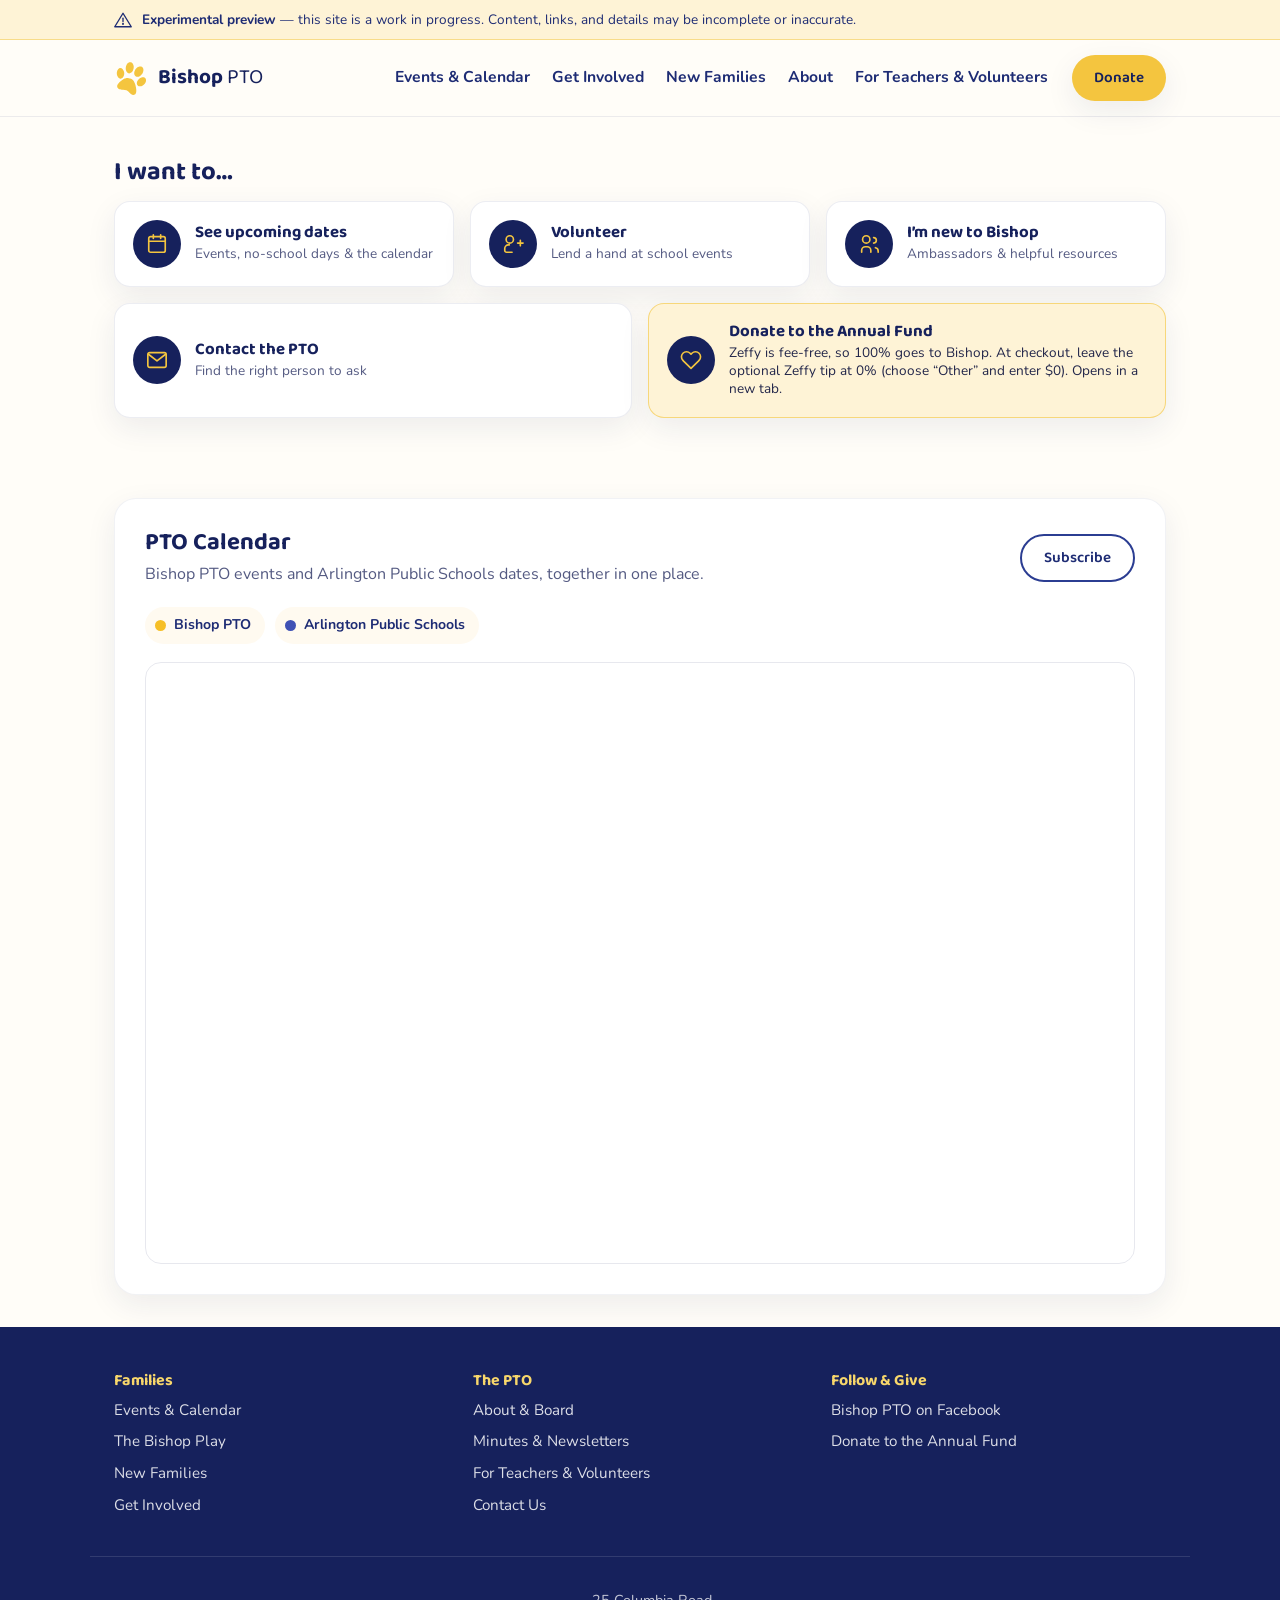
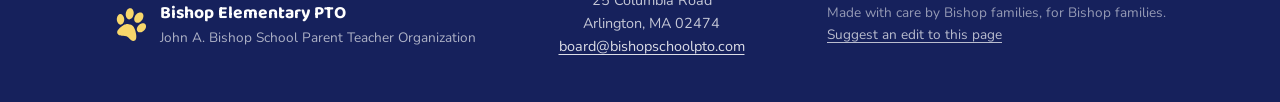
<file: index.html>
<!DOCTYPE html>
<html lang="en">
<head>
  <meta charset="UTF-8">
  <meta name="viewport" content="width=device-width, initial-scale=1.0">
  <title>Bishop Elementary PTO</title>
  <meta name="description" content="The John A. Bishop School Parent Teacher Organization — supporting our students, teachers, and community in Arlington, MA.">
  <link rel="icon" href="favicon.svg" type="image/svg+xml">
  <link rel="apple-touch-icon" href="apple-touch-icon.png">
  <meta property="og:type" content="website">
  <meta property="og:site_name" content="Bishop Elementary PTO">
  <meta property="og:image" content="https://preview.bishopschoolpto.com/assets/og-image.png">
  <meta property="og:image:alt" content="Bishop Elementary PTO paw print logo">
  <meta name="twitter:card" content="summary_large_image">
  <link rel="preconnect" href="https://fonts.googleapis.com">
  <link rel="preconnect" href="https://fonts.gstatic.com" crossorigin="">
  <link href="https://fonts.googleapis.com/css2?family=Baloo+2:wght@500;600;700;800&amp;family=Nunito:wght@400;600;700;800&amp;display=swap" rel="stylesheet">
  <link rel="stylesheet" href="css/styles.css">
</head>
<body>

  <a class="skip-link" href="#main">Skip to main content</a>

  <div class="site-banners">
    <div class="site-banner site-banner--notice">
      <div class="wrap site-banner-inner">
        <svg class="site-banner-icon" viewBox="0 0 24 24" aria-hidden="true">
          <path d="M12 3 1 21h22L12 3z"/>
          <line x1="12" y1="9.5" x2="12" y2="14"/>
          <circle cx="12" cy="17.2" r="0.5"/>
        </svg>
        <p><strong>Experimental preview</strong> — this site is a work in progress. Content, links, and details may be incomplete or inaccurate.</p>
      </div>
    </div>
  </div>

  <header class="site-header">
    <div class="wrap header-bar">
      <a class="brand" href="index.html">
        <svg class="brand-mark" viewBox="-36.5 0 645 645" aria-hidden="true">
          <path fill-rule="evenodd" d="M326.9 644.1C326.5 644.0 324.9 643.9 323.4 643.7C314.9 642.9 308.3 640.8 298.8 635.9C289.0 630.8 283.2 626.0 268.3 610.9C256.9 599.3 238.5 581.2 235.5 578.7C222.9 568.2 209.9 559.9 199.3 555.7C180.5 548.3 159.3 544.2 134.4 543.1C101.2 541.8 84.3 539.5 67.5 534.3C34.8 524.2 18.0 496.5 24.9 463.8C26.9 454.3 31.1 445.9 39.2 435.6C40.8 433.5 44.3 429.1 46.9 425.8C70.6 395.3 103.8 367.5 141.1 346.8C143.6 345.4 147.0 343.5 148.8 342.5C156.6 338.2 175.3 331.2 186.4 328.6C200.2 325.4 225.2 323.6 238.4 325.0C258.8 327.2 272.1 330.8 288.4 338.7C310.2 349.3 323.7 360.9 336.5 379.9C339.8 384.6 340.5 385.8 344.6 392.9C350.9 403.9 353.1 408.4 355.9 416.0C356.8 418.5 358.7 423.2 360.0 426.2C367.9 444.6 375.5 474.2 381.1 508.5C381.9 513.1 382.7 518.0 383.0 519.4C383.5 522.1 384.7 530.3 385.4 535.2C385.6 537.0 385.9 541.8 386.0 545.9C386.1 550.0 386.4 556.2 386.5 559.8C386.9 568.5 386.7 571.0 385.0 587.0C382.5 609.9 372.5 628.6 358.2 637.2C349.4 642.4 336.6 645.2 326.9 644.1ZM448.2 480.7C439.4 479.7 428.5 476.4 422.2 472.8C413.6 467.8 404.8 457.0 400.6 446.0C397.2 437.2 395.4 423.4 396.6 415.5C400.1 393.7 403.4 385.6 416.6 365.7C425.3 352.6 430.4 346.9 441.8 337.2C455.5 325.5 467.5 318.8 485.4 313.0C503.3 307.1 528.3 307.9 542.1 314.8C556.6 322.0 566.3 335.0 569.7 351.8C572.6 365.8 572.4 373.0 568.3 389.1C565.4 400.9 559.6 413.2 550.4 427.0C547.0 432.1 538.0 442.6 532.7 447.5C516.7 462.2 502.0 471.1 483.6 477.0C473.0 480.4 458.6 481.9 448.2 480.7ZM82.9 334.4C68.3 332.0 59.3 326.5 45.2 311.6C22.1 287.0 11.7 246.5 18.9 208.5C22.7 188.1 29.3 173.4 42.3 156.2C52.9 142.1 66.9 135.2 84.6 135.1C100.4 135.1 114.3 140.8 124.4 151.4C137.5 165.0 146.8 180.8 151.9 198.1C160.0 225.8 159.9 248.9 151.4 277.2C147.1 291.5 142.3 300.0 130.4 314.6C119.4 328.0 98.2 336.9 82.9 334.4ZM396.2 299.7C371.5 297.4 351.4 273.6 347.4 242.1C346.9 238.0 347.0 219.6 347.6 216.3C349.3 206.1 353.7 191.6 357.8 183.2C371.4 155.0 386.1 137.2 409.5 120.4C415.3 116.2 423.9 111.9 434.4 108.0C449.7 102.3 469.7 101.5 481.1 106.3C503.3 115.5 514.2 128.7 519.8 153.4C521.5 160.4 521.6 161.9 521.6 169.9C521.6 183.0 521.1 185.7 515.2 206.4C510.7 222.2 498.8 243.6 486.8 257.5C479.2 266.4 467.9 276.5 459.1 282.3C440.0 295.1 416.3 301.6 396.2 299.7ZM248.2 235.5C232.8 233.8 220.3 226.7 209.9 213.5C197.5 198.0 191.2 182.9 187.0 159.2C184.9 147.6 185.9 126.7 189.3 110.9C192.0 97.8 197.3 82.8 203.1 71.6C215.7 47.2 229.6 34.5 253.2 25.5C262.8 21.8 274.4 21.1 284.2 23.6C302.3 28.2 319.8 45.8 329.3 68.9C333.5 79.1 335.1 84.9 336.4 94.5C341.3 130.9 332.6 169.0 312.7 198.9C306.7 207.8 303.1 211.6 292.8 219.9C279.3 230.8 261.7 236.9 248.2 235.5Z"/>
        </svg>
        <span class="brand-text">
          <strong>Bishop</strong> PTO
        </span>
      </a>

      <nav class="primary-nav" id="primaryNav">
        <ul>
          <li><a href="events.html">Events &amp; Calendar</a></li>
          <li><a href="get-involved.html">Get Involved</a></li>
          <li><a href="new-families.html">New Families</a></li>
          <li><a href="about.html">About</a></li>
          <li><a href="for-teachers.html">For Teachers &amp; Volunteers</a></li>
        </ul>
      </nav>

      <a class="btn btn-gold header-donate" href="https://www.zeffy.com/en-US/donation-form/john-a-bishop-parent-teacher-organization" target="_blank" rel="noopener noreferrer">Donate</a>

      <button class="nav-toggle" id="navToggle" aria-expanded="false" aria-controls="primaryNav" aria-label="Toggle menu">
        <span></span><span></span><span></span>
      </button>
    </div>
  </header>

  <main id="main">

    

    <section class="wrap home-section home-section--first" aria-labelledby="i-want-to"><h1 class="visually-hidden">Welcome to the Bishop PTO</h1>
      <h2 id="i-want-to">I want to…</h2>
      <div class="task-grid">
        
        <a class="task" href="events.html">
          <span class="task-icon"><svg viewBox="0 0 24 24" aria-hidden="true"><rect x="3" y="4" width="18" height="17" rx="2"/><path d="M3 9h18M8 2v4M16 2v4"/></svg></span>
          <span class="task-text"><strong>See upcoming dates</strong><span>Events, no-school days &amp; the calendar</span></span>
        </a>
        <a class="task" href="get-involved.html#volunteer">
          <span class="task-icon"><svg viewBox="0 0 24 24" aria-hidden="true"><path d="M11 21H5a2 2 0 0 1-2-2v-2a4 4 0 0 1 4-4h1"/><circle cx="8.5" cy="7" r="4"/><path d="M20 8v6M23 11h-6"/></svg></span>
          <span class="task-text"><strong>Volunteer</strong><span>Lend a hand at school events</span></span>
        </a>
        <a class="task" href="new-families.html">
          <span class="task-icon"><svg viewBox="0 0 24 24" aria-hidden="true"><path d="M4 21v-2a4 4 0 0 1 4-4h2a4 4 0 0 1 4 4v2"/><circle cx="9" cy="7" r="4"/><path d="M17 11a3 3 0 1 0 0-6"/><path d="M22 21v-1.5a3.5 3.5 0 0 0-3-3.46"/></svg></span>
          <span class="task-text"><strong>I’m new to Bishop</strong><span>Ambassadors &amp; helpful resources</span></span>
        </a>
        <a class="task" href="contact.html">
          <span class="task-icon"><svg viewBox="0 0 24 24" aria-hidden="true"><rect x="2" y="4" width="20" height="16" rx="2"/><path d="m3 6 9 7 9-7"/></svg></span>
          <span class="task-text"><strong>Contact the PTO</strong><span>Find the right person to ask</span></span>
        </a>
      
        <a class="task task--donate" href="https://www.zeffy.com/en-US/donation-form/john-a-bishop-parent-teacher-organization" target="_blank" rel="noopener noreferrer">
          <span class="task-icon"><svg viewBox="0 0 24 24" aria-hidden="true"><path d="M20.8 4.6a5.5 5.5 0 0 0-7.8 0L12 5.7l-1-1.1a5.5 5.5 0 0 0-7.8 7.8l1 1.1L12 21.2l7.8-7.7 1-1.1a5.5 5.5 0 0 0 0-7.8z"/></svg></span>
          <span class="task-text"><strong>Donate to the Annual Fund</strong><span>Zeffy is fee-free, so 100% goes to Bishop. At checkout, leave the optional Zeffy tip at 0% (choose “Other” and enter $0). Opens in a new tab.</span></span>
        </a>
      </div>
    </section>

    <section class="calendar-section wrap" id="calendar">
      <div class="calendar-card">
        <div class="calendar-card-head">
          <div>
            <h2>PTO Calendar</h2>
            <p>Bishop PTO events and Arlington Public Schools dates, together in one place.</p>
          </div>
          <a class="btn btn-navy-outline" href="events.html#calendar">Subscribe</a>
        </div>

        <ul class="calendar-legend">
          <li>
            <a href="https://calendar.google.com/calendar/u/0?cid=ZjJiZDk0MzVkM2E1MzQzMjg1Yzg0OTIyY2RjYmMxNDllYjk3Mzc3NDJmYjRkNjA1YjMxOTgxMDVjNzdmZGFmNUBncm91cC5jYWxlbmRhci5nb29nbGUuY29t" target="_blank" rel="noopener noreferrer">
              <span class="legend-dot legend-dot-pto"></span> Bishop PTO
            </a>
          </li>
          <li>
            <a href="https://calendar.google.com/calendar/u/0?cid=ZjEzYzI4Y2E3NTkwOTQ4NjNkODJhOGM0NDExNjM3Nzk2OWQwYjhhYWY1Njc0MjZiZTAzODEyYTk5ZmM2MWZkNEBncm91cC5jYWxlbmRhci5nb29nbGUuY29t" target="_blank" rel="noopener noreferrer">
              <span class="legend-dot legend-dot-aps"></span> Arlington Public Schools
            </a>
          </li>
        </ul>

        <div class="calendar-embed">
          <iframe src="https://calendar.google.com/calendar/embed?src=f2bd9435d3a5343285c84922cdcbc149eb9737742fb4d605b3198105c77fdaf5%40group.calendar.google.com&amp;color=%23F6BF26&amp;src=f13c28ca759094863d82a8c44116377969d0b8aaf567426be03812a99fc61fd4%40group.calendar.google.com&amp;color=%233F51B5&amp;ctz=America%2FNew_York&amp;mode=MONTH&amp;showTitle=0&amp;showPrint=0&amp;showTabs=0&amp;showCalendars=0&amp;showTz=0&amp;bgcolor=%23FFFFFF" title="Bishop PTO and Arlington Public Schools events calendar" loading="lazy" frameborder="0" scrolling="no" width="100%" height="600"></iframe>
        </div>
      </div>
    </section>

  </main>

  <footer class="site-footer">
    <div class="wrap footer-top">
      <nav class="footer-nav" aria-label="Site map">
        <div>
          <h2>Families</h2>
          <ul>
            <li><a href="events.html">Events &amp; Calendar</a></li>
            <li><a href="bishop-play.html">The Bishop Play</a></li>
            <li><a href="new-families.html">New Families</a></li>
            <li><a href="get-involved.html">Get Involved</a></li>
          </ul>
        </div>
        <div>
          <h2>The PTO</h2>
          <ul>
            <li><a href="about.html">About &amp; Board</a></li>
            <li><a href="about.html#minutes">Minutes &amp; Newsletters</a></li>
            <li><a href="for-teachers.html">For Teachers &amp; Volunteers</a></li>
            <li><a href="contact.html">Contact Us</a></li>
          </ul>
        </div>
        <div>
          <h2>Follow &amp; Give</h2>
          <ul>
            <li><a href="https://www.facebook.com/groups/BishopPTO" target="_blank" rel="noopener noreferrer">Bishop PTO on Facebook</a></li>
            <li><a href="https://www.zeffy.com/en-US/donation-form/john-a-bishop-parent-teacher-organization" target="_blank" rel="noopener noreferrer">Donate to the Annual Fund</a></li>
          </ul>
        </div>
      </nav>
    </div>
    <div class="wrap footer-inner">
      <div class="footer-brand">
        <svg class="brand-mark brand-mark-light" viewBox="-36.5 0 645 645" aria-hidden="true">
          <path fill-rule="evenodd" d="M326.9 644.1C326.5 644.0 324.9 643.9 323.4 643.7C314.9 642.9 308.3 640.8 298.8 635.9C289.0 630.8 283.2 626.0 268.3 610.9C256.9 599.3 238.5 581.2 235.5 578.7C222.9 568.2 209.9 559.9 199.3 555.7C180.5 548.3 159.3 544.2 134.4 543.1C101.2 541.8 84.3 539.5 67.5 534.3C34.8 524.2 18.0 496.5 24.9 463.8C26.9 454.3 31.1 445.9 39.2 435.6C40.8 433.5 44.3 429.1 46.9 425.8C70.6 395.3 103.8 367.5 141.1 346.8C143.6 345.4 147.0 343.5 148.8 342.5C156.6 338.2 175.3 331.2 186.4 328.6C200.2 325.4 225.2 323.6 238.4 325.0C258.8 327.2 272.1 330.8 288.4 338.7C310.2 349.3 323.7 360.9 336.5 379.9C339.8 384.6 340.5 385.8 344.6 392.9C350.9 403.9 353.1 408.4 355.9 416.0C356.8 418.5 358.7 423.2 360.0 426.2C367.9 444.6 375.5 474.2 381.1 508.5C381.9 513.1 382.7 518.0 383.0 519.4C383.5 522.1 384.7 530.3 385.4 535.2C385.6 537.0 385.9 541.8 386.0 545.9C386.1 550.0 386.4 556.2 386.5 559.8C386.9 568.5 386.7 571.0 385.0 587.0C382.5 609.9 372.5 628.6 358.2 637.2C349.4 642.4 336.6 645.2 326.9 644.1ZM448.2 480.7C439.4 479.7 428.5 476.4 422.2 472.8C413.6 467.8 404.8 457.0 400.6 446.0C397.2 437.2 395.4 423.4 396.6 415.5C400.1 393.7 403.4 385.6 416.6 365.7C425.3 352.6 430.4 346.9 441.8 337.2C455.5 325.5 467.5 318.8 485.4 313.0C503.3 307.1 528.3 307.9 542.1 314.8C556.6 322.0 566.3 335.0 569.7 351.8C572.6 365.8 572.4 373.0 568.3 389.1C565.4 400.9 559.6 413.2 550.4 427.0C547.0 432.1 538.0 442.6 532.7 447.5C516.7 462.2 502.0 471.1 483.6 477.0C473.0 480.4 458.6 481.9 448.2 480.7ZM82.9 334.4C68.3 332.0 59.3 326.5 45.2 311.6C22.1 287.0 11.7 246.5 18.9 208.5C22.7 188.1 29.3 173.4 42.3 156.2C52.9 142.1 66.9 135.2 84.6 135.1C100.4 135.1 114.3 140.8 124.4 151.4C137.5 165.0 146.8 180.8 151.9 198.1C160.0 225.8 159.9 248.9 151.4 277.2C147.1 291.5 142.3 300.0 130.4 314.6C119.4 328.0 98.2 336.9 82.9 334.4ZM396.2 299.7C371.5 297.4 351.4 273.6 347.4 242.1C346.9 238.0 347.0 219.6 347.6 216.3C349.3 206.1 353.7 191.6 357.8 183.2C371.4 155.0 386.1 137.2 409.5 120.4C415.3 116.2 423.9 111.9 434.4 108.0C449.7 102.3 469.7 101.5 481.1 106.3C503.3 115.5 514.2 128.7 519.8 153.4C521.5 160.4 521.6 161.9 521.6 169.9C521.6 183.0 521.1 185.7 515.2 206.4C510.7 222.2 498.8 243.6 486.8 257.5C479.2 266.4 467.9 276.5 459.1 282.3C440.0 295.1 416.3 301.6 396.2 299.7ZM248.2 235.5C232.8 233.8 220.3 226.7 209.9 213.5C197.5 198.0 191.2 182.9 187.0 159.2C184.9 147.6 185.9 126.7 189.3 110.9C192.0 97.8 197.3 82.8 203.1 71.6C215.7 47.2 229.6 34.5 253.2 25.5C262.8 21.8 274.4 21.1 284.2 23.6C302.3 28.2 319.8 45.8 329.3 68.9C333.5 79.1 335.1 84.9 336.4 94.5C341.3 130.9 332.6 169.0 312.7 198.9C306.7 207.8 303.1 211.6 292.8 219.9C279.3 230.8 261.7 236.9 248.2 235.5Z"/>
        </svg>
        <div>
          <strong>Bishop Elementary PTO</strong>
          <p>John A. Bishop School Parent Teacher Organization</p>
        </div>
      </div>
      <address class="footer-address">
        25 Columbia Road<br>
        Arlington, MA 02474<br>
        <a href="mailto:board@bishopschoolpto.com">board@bishopschoolpto.com</a>
      </address>
      <p class="footer-note">
        Made with care by Bishop families, for Bishop families.<br>
        <a class="footer-edit" href="#edit" data-edit="">Suggest an edit to this page</a>
      </p>
    </div>
  </footer>

  <script src="js/script.js"></script>
</body>
</html>
</file>
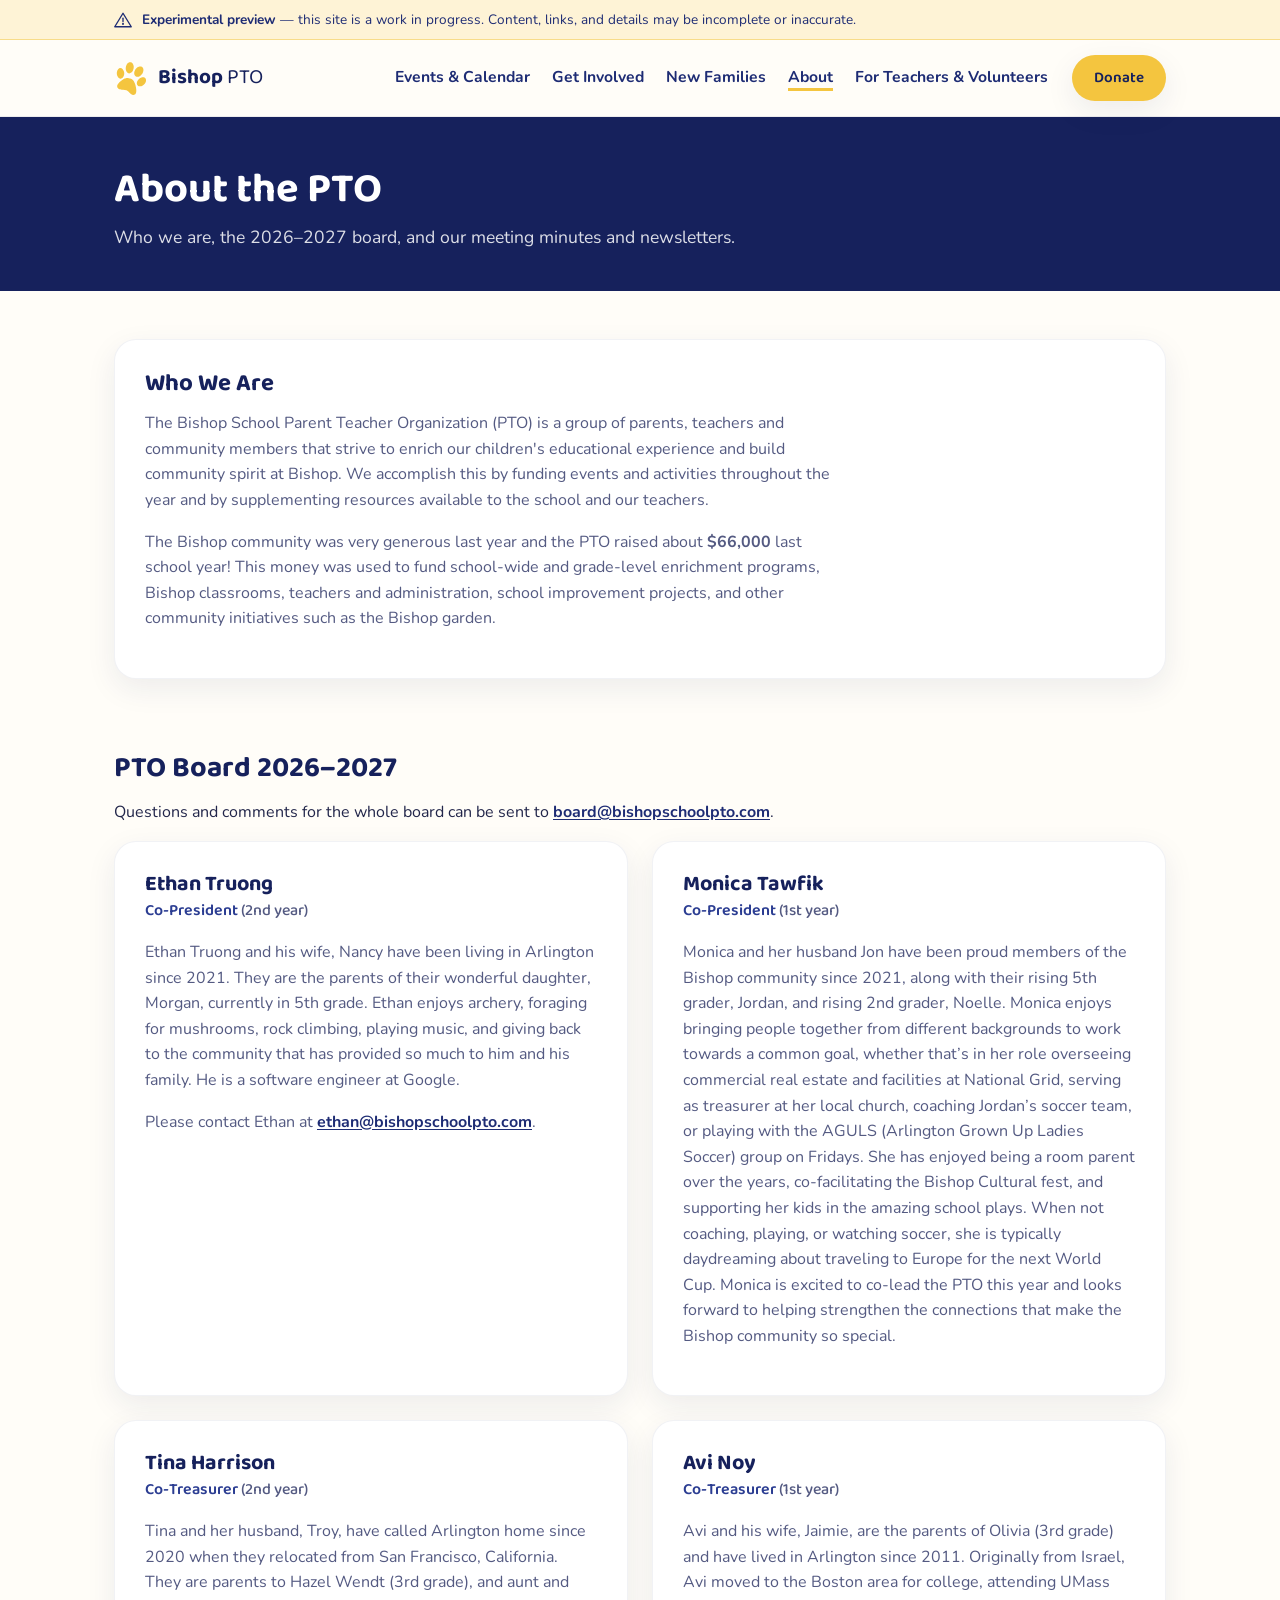
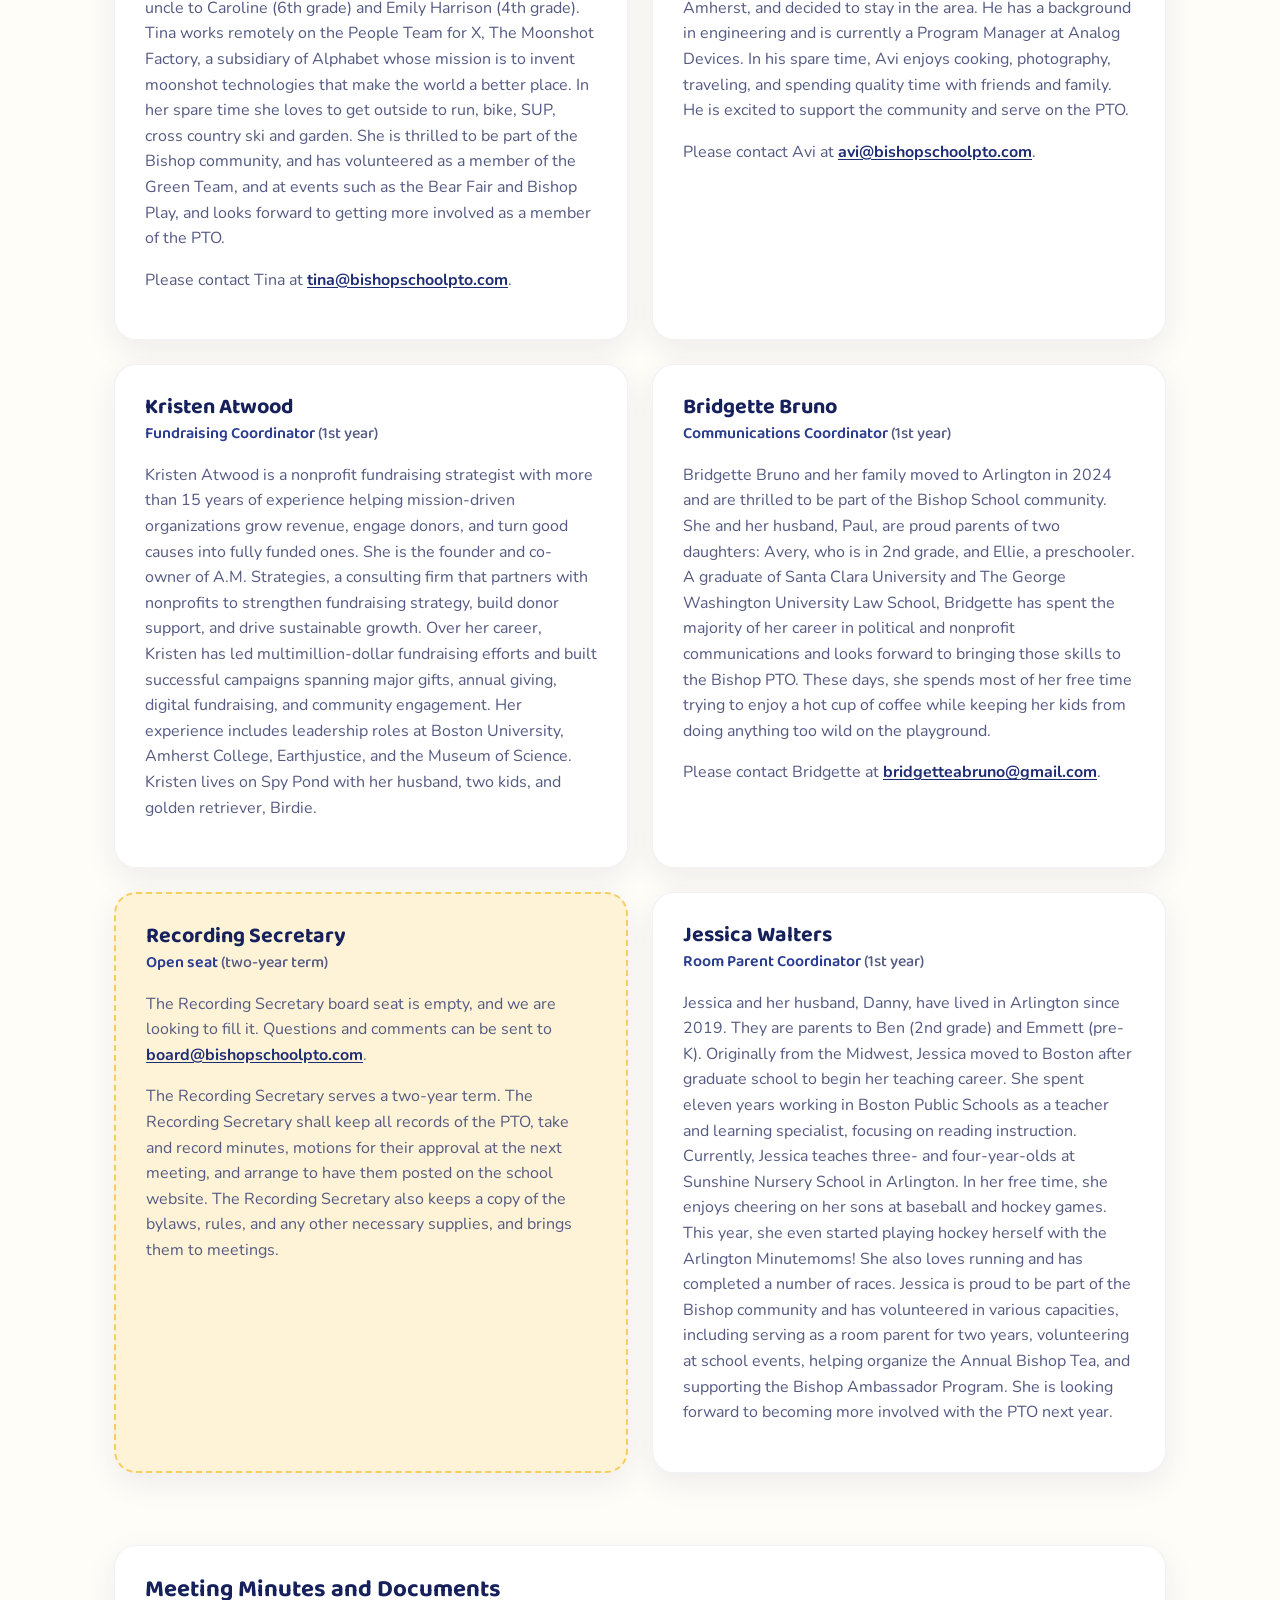
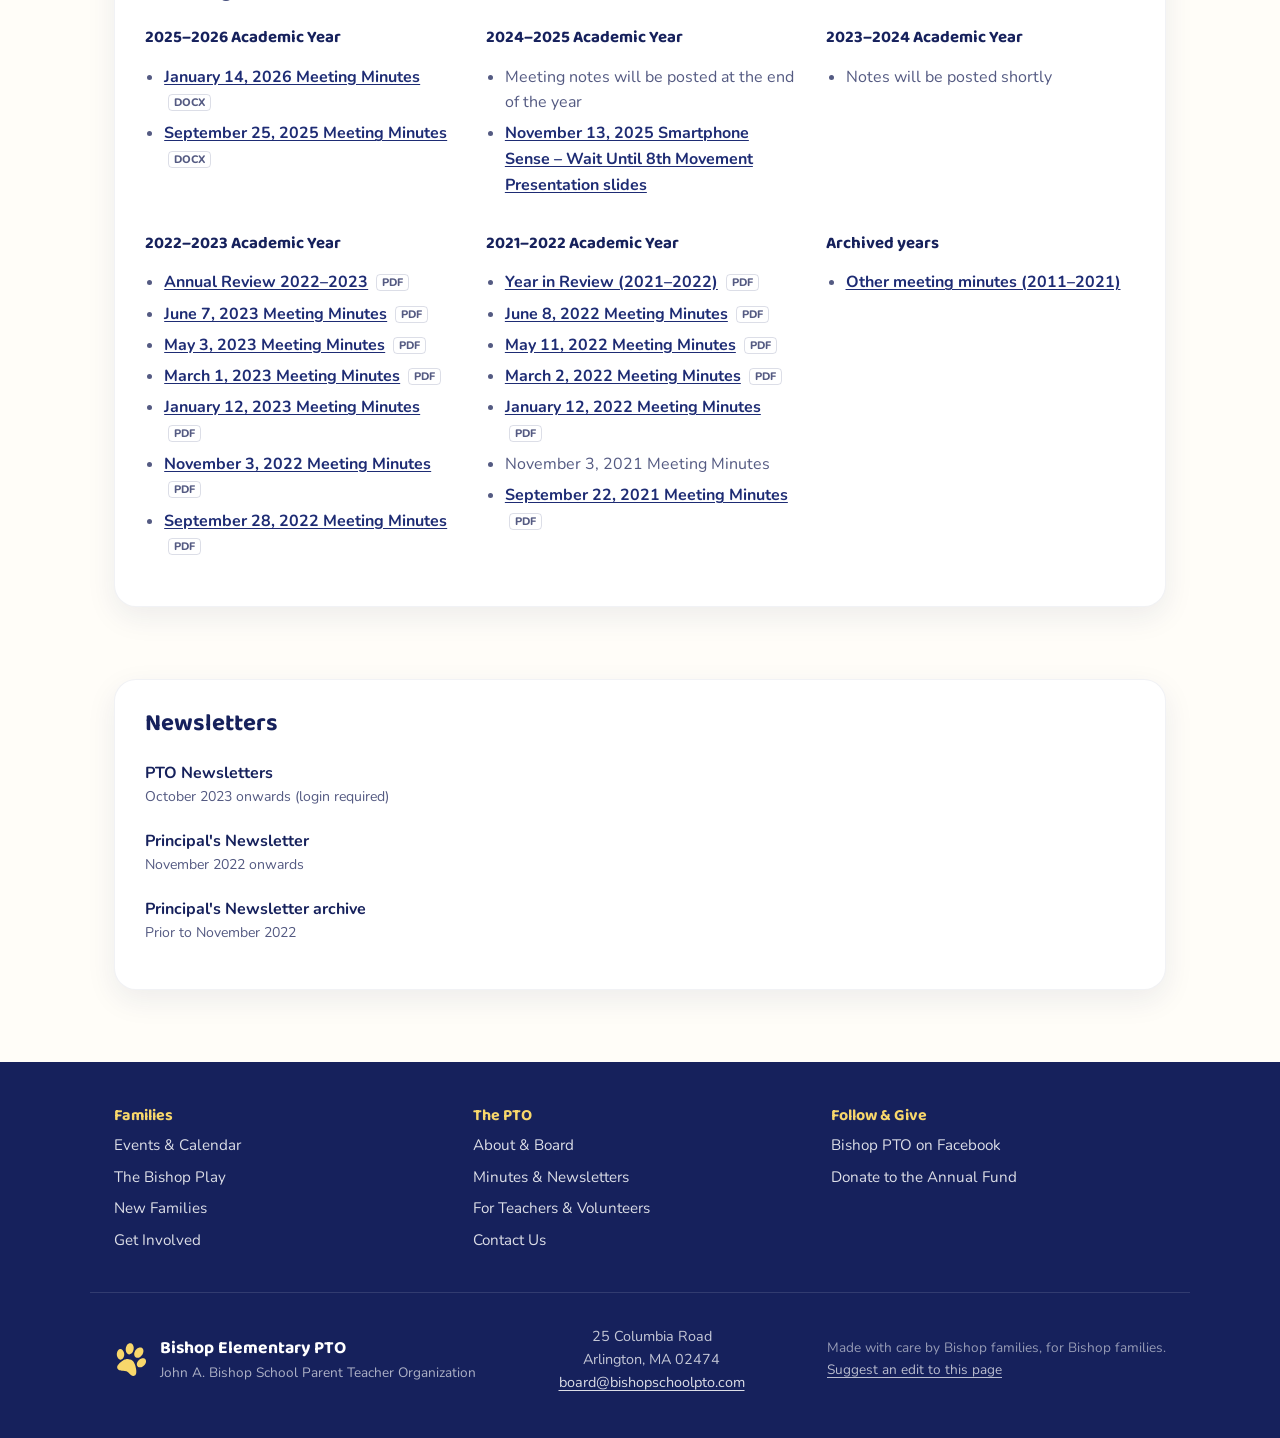
<file: about.html>
<!DOCTYPE html>
<html lang="en">
<head>
  <meta charset="UTF-8">
  <meta name="viewport" content="width=device-width, initial-scale=1.0">
  <title>About the PTO | Bishop Elementary PTO</title>
  <meta name="description" content="Who the Bishop PTO is, the 2026–2027 board, meeting minutes, and newsletters.">
  <link rel="icon" href="favicon.svg" type="image/svg+xml">
  <link rel="apple-touch-icon" href="apple-touch-icon.png">
  <meta property="og:type" content="website">
  <meta property="og:site_name" content="Bishop Elementary PTO">
  <meta property="og:image" content="https://preview.bishopschoolpto.com/assets/og-image.png">
  <meta property="og:image:alt" content="Bishop Elementary PTO paw print logo">
  <meta name="twitter:card" content="summary_large_image">
  <link rel="preconnect" href="https://fonts.googleapis.com">
  <link rel="preconnect" href="https://fonts.gstatic.com" crossorigin="">
  <link href="https://fonts.googleapis.com/css2?family=Baloo+2:wght@500;600;700;800&amp;family=Nunito:wght@400;600;700;800&amp;display=swap" rel="stylesheet">
  <link rel="stylesheet" href="css/styles.css">
</head>
<body>

  <a class="skip-link" href="#main">Skip to main content</a>

  <div class="site-banners">
    <div class="site-banner site-banner--notice">
      <div class="wrap site-banner-inner">
        <svg class="site-banner-icon" viewBox="0 0 24 24" aria-hidden="true">
          <path d="M12 3 1 21h22L12 3z"/>
          <line x1="12" y1="9.5" x2="12" y2="14"/>
          <circle cx="12" cy="17.2" r="0.5"/>
        </svg>
        <p><strong>Experimental preview</strong> — this site is a work in progress. Content, links, and details may be incomplete or inaccurate.</p>
      </div>
    </div>
  </div>

  <header class="site-header">
    <div class="wrap header-bar">
      <a class="brand" href="index.html">
        <svg class="brand-mark" viewBox="-36.5 0 645 645" aria-hidden="true">
          <path fill-rule="evenodd" d="M326.9 644.1C326.5 644.0 324.9 643.9 323.4 643.7C314.9 642.9 308.3 640.8 298.8 635.9C289.0 630.8 283.2 626.0 268.3 610.9C256.9 599.3 238.5 581.2 235.5 578.7C222.9 568.2 209.9 559.9 199.3 555.7C180.5 548.3 159.3 544.2 134.4 543.1C101.2 541.8 84.3 539.5 67.5 534.3C34.8 524.2 18.0 496.5 24.9 463.8C26.9 454.3 31.1 445.9 39.2 435.6C40.8 433.5 44.3 429.1 46.9 425.8C70.6 395.3 103.8 367.5 141.1 346.8C143.6 345.4 147.0 343.5 148.8 342.5C156.6 338.2 175.3 331.2 186.4 328.6C200.2 325.4 225.2 323.6 238.4 325.0C258.8 327.2 272.1 330.8 288.4 338.7C310.2 349.3 323.7 360.9 336.5 379.9C339.8 384.6 340.5 385.8 344.6 392.9C350.9 403.9 353.1 408.4 355.9 416.0C356.8 418.5 358.7 423.2 360.0 426.2C367.9 444.6 375.5 474.2 381.1 508.5C381.9 513.1 382.7 518.0 383.0 519.4C383.5 522.1 384.7 530.3 385.4 535.2C385.6 537.0 385.9 541.8 386.0 545.9C386.1 550.0 386.4 556.2 386.5 559.8C386.9 568.5 386.7 571.0 385.0 587.0C382.5 609.9 372.5 628.6 358.2 637.2C349.4 642.4 336.6 645.2 326.9 644.1ZM448.2 480.7C439.4 479.7 428.5 476.4 422.2 472.8C413.6 467.8 404.8 457.0 400.6 446.0C397.2 437.2 395.4 423.4 396.6 415.5C400.1 393.7 403.4 385.6 416.6 365.7C425.3 352.6 430.4 346.9 441.8 337.2C455.5 325.5 467.5 318.8 485.4 313.0C503.3 307.1 528.3 307.9 542.1 314.8C556.6 322.0 566.3 335.0 569.7 351.8C572.6 365.8 572.4 373.0 568.3 389.1C565.4 400.9 559.6 413.2 550.4 427.0C547.0 432.1 538.0 442.6 532.7 447.5C516.7 462.2 502.0 471.1 483.6 477.0C473.0 480.4 458.6 481.9 448.2 480.7ZM82.9 334.4C68.3 332.0 59.3 326.5 45.2 311.6C22.1 287.0 11.7 246.5 18.9 208.5C22.7 188.1 29.3 173.4 42.3 156.2C52.9 142.1 66.9 135.2 84.6 135.1C100.4 135.1 114.3 140.8 124.4 151.4C137.5 165.0 146.8 180.8 151.9 198.1C160.0 225.8 159.9 248.9 151.4 277.2C147.1 291.5 142.3 300.0 130.4 314.6C119.4 328.0 98.2 336.9 82.9 334.4ZM396.2 299.7C371.5 297.4 351.4 273.6 347.4 242.1C346.9 238.0 347.0 219.6 347.6 216.3C349.3 206.1 353.7 191.6 357.8 183.2C371.4 155.0 386.1 137.2 409.5 120.4C415.3 116.2 423.9 111.9 434.4 108.0C449.7 102.3 469.7 101.5 481.1 106.3C503.3 115.5 514.2 128.7 519.8 153.4C521.5 160.4 521.6 161.9 521.6 169.9C521.6 183.0 521.1 185.7 515.2 206.4C510.7 222.2 498.8 243.6 486.8 257.5C479.2 266.4 467.9 276.5 459.1 282.3C440.0 295.1 416.3 301.6 396.2 299.7ZM248.2 235.5C232.8 233.8 220.3 226.7 209.9 213.5C197.5 198.0 191.2 182.9 187.0 159.2C184.9 147.6 185.9 126.7 189.3 110.9C192.0 97.8 197.3 82.8 203.1 71.6C215.7 47.2 229.6 34.5 253.2 25.5C262.8 21.8 274.4 21.1 284.2 23.6C302.3 28.2 319.8 45.8 329.3 68.9C333.5 79.1 335.1 84.9 336.4 94.5C341.3 130.9 332.6 169.0 312.7 198.9C306.7 207.8 303.1 211.6 292.8 219.9C279.3 230.8 261.7 236.9 248.2 235.5Z"/>
        </svg>
        <span class="brand-text">
          <strong>Bishop</strong> PTO
        </span>
      </a>

      <nav class="primary-nav" id="primaryNav">
        <ul>
          <li><a href="events.html">Events &amp; Calendar</a></li>
          <li><a href="get-involved.html">Get Involved</a></li>
          <li><a href="new-families.html">New Families</a></li>
          <li><a href="about.html" aria-current="page">About</a></li>
          <li><a href="for-teachers.html">For Teachers &amp; Volunteers</a></li>
        </ul>
      </nav>

      <a class="btn btn-gold header-donate" href="https://www.zeffy.com/en-US/donation-form/john-a-bishop-parent-teacher-organization" target="_blank" rel="noopener noreferrer">Donate</a>

      <button class="nav-toggle" id="navToggle" aria-expanded="false" aria-controls="primaryNav" aria-label="Toggle menu">
        <span></span><span></span><span></span>
      </button>
    </div>
  </header>

  <main id="main">

    <section class="page-hero">
      <div class="wrap">
        <h1>About the PTO</h1>
        <p>Who we are, the 2026–2027 board, and our meeting minutes and newsletters.</p>
      </div>
    </section>

    <section class="wrap page-section" id="who-we-are">
      <div class="card prose">
        <h2>Who We Are</h2>
        <p>
          The Bishop School Parent Teacher Organization (PTO) is a group of parents, teachers and community members
          that strive to enrich our children's educational experience and build community spirit at Bishop. We
          accomplish this by funding events and activities throughout the year and by supplementing resources
          available to the school and our teachers.
        </p>
        <p>
          The Bishop community was very generous last year and the PTO raised about <strong>$66,000</strong> last
          school year! This money was used to fund school-wide and grade-level enrichment programs, Bishop
          classrooms, teachers and administration, school improvement projects, and other community initiatives
          such as the Bishop garden.
        </p>
      </div>
    </section>

    <section class="wrap page-section page-section--tight" id="board">
      <h2>PTO Board 2026–2027</h2>
      <p>Questions and comments for the whole board can be sent to <a href="mailto:board@bishopschoolpto.com">board@bishopschoolpto.com</a>.</p>
      <div class="card-grid">
      <article class="card person">
        <h3>Ethan Truong</h3>
        <p class="person-role">Co-President <span>(2nd year)</span></p>
        <p>Ethan Truong and his wife, Nancy have been living in Arlington since 2021. They are the parents of their wonderful daughter, Morgan, currently in 5th grade. Ethan enjoys archery, foraging for mushrooms, rock climbing, playing music, and giving back to the community that has provided so much to him and his family. He is a software engineer at Google.</p>
        <p class="person-contact">Please contact Ethan at <a href="mailto:ethan@bishopschoolpto.com">ethan@bishopschoolpto.com</a>.</p>
      </article>

      <article class="card person">
        <h3>Monica Tawfik</h3>
        <p class="person-role">Co-President <span>(1st year)</span></p>
        <p>Monica and her husband Jon have been proud members of the Bishop community since 2021, along with their rising 5th grader, Jordan, and rising 2nd grader, Noelle. Monica enjoys bringing people together from different backgrounds to work towards a common goal, whether that’s in her role overseeing commercial real estate and facilities at National Grid, serving as treasurer at her local church, coaching Jordan’s soccer team, or playing with the AGULS (Arlington Grown Up Ladies Soccer) group on Fridays. She has enjoyed being a room parent over the years, co-facilitating the Bishop Cultural fest, and supporting her kids in the amazing school plays. When not coaching, playing, or watching soccer, she is typically daydreaming about traveling to Europe for the next World Cup. Monica is excited to co-lead the PTO this year and looks forward to helping strengthen the connections that make the Bishop community so special.</p>
      </article>

      <article class="card person">
        <h3>Tina Harrison</h3>
        <p class="person-role">Co-Treasurer <span>(2nd year)</span></p>
        <p>Tina and her husband, Troy, have called Arlington home since 2020 when they relocated from San Francisco, California. They are parents to Hazel Wendt (3rd grade), and aunt and uncle to Caroline (6th grade) and Emily Harrison (4th grade). Tina works remotely on the People Team for X, The Moonshot Factory, a subsidiary of Alphabet whose mission is to invent moonshot technologies that make the world a better place. In her spare time she loves to get outside to run, bike, SUP, cross country ski and garden. She is thrilled to be part of the Bishop community, and has volunteered as a member of the Green Team, and at events such as the Bear Fair and Bishop Play, and looks forward to getting more involved as a member of the PTO.</p>
        <p class="person-contact">Please contact Tina at <a href="mailto:tina@bishopschoolpto.com">tina@bishopschoolpto.com</a>.</p>
      </article>

      <article class="card person">
        <h3>Avi Noy</h3>
        <p class="person-role">Co-Treasurer <span>(1st year)</span></p>
        <p>Avi and his wife, Jaimie, are the parents of Olivia (3rd grade) and have lived in Arlington since 2011. Originally from Israel, Avi moved to the Boston area for college, attending UMass Amherst, and decided to stay in the area. He has a background in engineering and is currently a Program Manager at Analog Devices. In his spare time, Avi enjoys cooking, photography, traveling, and spending quality time with friends and family. He is excited to support the community and serve on the PTO.</p>
        <p class="person-contact">Please contact Avi at <a href="mailto:avi@bishopschoolpto.com">avi@bishopschoolpto.com</a>.</p>
      </article>

      <article class="card person">
        <h3>Kristen Atwood</h3>
        <p class="person-role">Fundraising Coordinator <span>(1st year)</span></p>
        <p>Kristen Atwood is a nonprofit fundraising strategist with more than 15 years of experience helping mission-driven organizations grow revenue, engage donors, and turn good causes into fully funded ones. She is the founder and co-owner of A.M. Strategies, a consulting firm that partners with nonprofits to strengthen fundraising strategy, build donor support, and drive sustainable growth. Over her career, Kristen has led multimillion-dollar fundraising efforts and built successful campaigns spanning major gifts, annual giving, digital fundraising, and community engagement. Her experience includes leadership roles at Boston University, Amherst College, Earthjustice, and the Museum of Science. Kristen lives on Spy Pond with her husband, two kids, and golden retriever, Birdie.</p>
      </article>

      <article class="card person">
        <h3>Bridgette Bruno</h3>
        <p class="person-role">Communications Coordinator <span>(1st year)</span></p>
        <p>Bridgette Bruno and her family moved to Arlington in 2024 and are thrilled to be part of the Bishop School community. She and her husband, Paul, are proud parents of two daughters: Avery, who is in 2nd grade, and Ellie, a preschooler. A graduate of Santa Clara University and The George Washington University Law School, Bridgette has spent the majority of her career in political and nonprofit communications and looks forward to bringing those skills to the Bishop PTO. These days, she spends most of her free time trying to enjoy a hot cup of coffee while keeping her kids from doing anything too wild on the playground.</p>
        <p class="person-contact">Please contact Bridgette at <a href="mailto:bridgetteabruno@gmail.com">bridgetteabruno@gmail.com</a>.</p>
      </article>

      <article class="card person person--open">
        <h3>Recording Secretary</h3>
        <p class="person-role">Open seat <span>(two-year term)</span></p>
        <p>
          The Recording Secretary board seat is empty, and we are looking to fill it. Questions and comments can be
          sent to <a href="mailto:board@bishopschoolpto.com">board@bishopschoolpto.com</a>.
        </p>
        <p>
          The Recording Secretary serves a two-year term. The Recording Secretary shall keep all records of the PTO,
          take and record minutes, motions for their approval at the next meeting, and arrange to have them posted on
          the school website. The Recording Secretary also keeps a copy of the bylaws, rules, and any other necessary
          supplies, and brings them to meetings.
        </p>
      </article>

      <article class="card person">
        <h3>Jessica Walters</h3>
        <p class="person-role">Room Parent Coordinator <span>(1st year)</span></p>
        <p>Jessica and her husband, Danny, have lived in Arlington since 2019. They are parents to Ben (2nd grade) and Emmett (pre-K). Originally from the Midwest, Jessica moved to Boston after graduate school to begin her teaching career. She spent eleven years working in Boston Public Schools as a teacher and learning specialist, focusing on reading instruction. Currently, Jessica teaches three- and four-year-olds at Sunshine Nursery School in Arlington. In her free time, she enjoys cheering on her sons at baseball and hockey games. This year, she even started playing hockey herself with the Arlington Minutemoms! She also loves running and has completed a number of races. Jessica is proud to be part of the Bishop community and has volunteered in various capacities, including serving as a room parent for two years, volunteering at school events, helping organize the Annual Bishop Tea, and supporting the Bishop Ambassador Program. She is looking forward to becoming more involved with the PTO next year.</p>
      </article>
      </div>
    </section>

    <section class="wrap page-section page-section--tight" id="minutes">
      <div class="card">
        <h2>Meeting Minutes and Documents</h2>
        <div class="doc-years">
          <div>
            <h3>2025–2026 Academic Year</h3>
            <ul class="doc-list">
              <li><a href="assets/minutes/2026-01-14-minutes.docx">January 14, 2026 Meeting Minutes</a> <span class="doc-type">DOCX</span></li>
              <li><a href="assets/minutes/2025-09-25-minutes.docx">September 25, 2025 Meeting Minutes</a> <span class="doc-type">DOCX</span></li>
            </ul>
          </div>
          <div>
            <h3>2024–2025 Academic Year</h3>
            <ul class="doc-list">
              <li>Meeting notes will be posted at the end of the year</li>
              <li><a href="https://drive.google.com/file/d/1NvPlpt_V973h_ELCCLr2tt_7O7xIdyD_/view" target="_blank" rel="noopener noreferrer">November 13, 2025 Smartphone Sense – Wait Until 8th Movement Presentation slides</a></li>
            </ul>
          </div>
          <div>
            <h3>2023–2024 Academic Year</h3>
            <ul class="doc-list">
              <li>Notes will be posted shortly</li>
            </ul>
          </div>
          <div>
            <h3>2022–2023 Academic Year</h3>
            <ul class="doc-list">
              <li><a href="assets/minutes/2022-2023-annual-review.pdf">Annual Review 2022–2023</a> <span class="doc-type">PDF</span></li>
              <li><a href="assets/minutes/2023-06-07-minutes.pdf">June 7, 2023 Meeting Minutes</a> <span class="doc-type">PDF</span></li>
              <li><a href="assets/minutes/2023-05-03-minutes.pdf">May 3, 2023 Meeting Minutes</a> <span class="doc-type">PDF</span></li>
              <li><a href="assets/minutes/2023-03-01-minutes.pdf">March 1, 2023 Meeting Minutes</a> <span class="doc-type">PDF</span></li>
              <li><a href="assets/minutes/2023-01-12-minutes.pdf">January 12, 2023 Meeting Minutes</a> <span class="doc-type">PDF</span></li>
              <li><a href="assets/minutes/2022-11-03-minutes.pdf">November 3, 2022 Meeting Minutes</a> <span class="doc-type">PDF</span></li>
              <li><a href="assets/minutes/2022-09-28-minutes.pdf">September 28, 2022 Meeting Minutes</a> <span class="doc-type">PDF</span></li>
            </ul>
          </div>
          <div>
            <h3>2021–2022 Academic Year</h3>
            <ul class="doc-list">
              <li><a href="assets/minutes/2021-2022-year-in-review.pdf">Year in Review (2021–2022)</a> <span class="doc-type">PDF</span></li>
              <li><a href="assets/minutes/2022-06-08-minutes.pdf">June 8, 2022 Meeting Minutes</a> <span class="doc-type">PDF</span></li>
              <li><a href="assets/minutes/2022-05-11-minutes.pdf">May 11, 2022 Meeting Minutes</a> <span class="doc-type">PDF</span></li>
              <li><a href="assets/minutes/2022-03-02-minutes.pdf">March 2, 2022 Meeting Minutes</a> <span class="doc-type">PDF</span></li>
              <li><a href="assets/minutes/2022-01-12-minutes.pdf">January 12, 2022 Meeting Minutes</a> <span class="doc-type">PDF</span></li>
              <li>November 3, 2021 Meeting Minutes</li>
              <li><a href="assets/minutes/2021-09-22-minutes.pdf">September 22, 2021 Meeting Minutes</a> <span class="doc-type">PDF</span></li>
            </ul>
          </div>
          <div>
            <h3>Archived years</h3>
            <ul class="doc-list">
              <li><a href="https://drive.google.com/drive/folders/1g-AoGOJ8phgKyd9_btqjkIaB_q5_-n6i?usp=sharing" target="_blank" rel="noopener noreferrer">Other meeting minutes (2011–2021)</a></li>
            </ul>
          </div>
        </div>
      </div>
    </section>

    <section class="wrap page-section page-section--tight" id="newsletters">
      <div class="card">
        <h2>Newsletters</h2>
        <ul class="resource-list">
          <li><a href="https://www.bishopschoolpto.com/newsletters/89476" target="_blank" rel="noopener noreferrer"><strong>PTO Newsletters</strong><span>October 2023 onwards (login required)</span></a></li>
          <li><a href="https://bishop.arlington.k12.ma.us/apps/news/" target="_blank" rel="noopener noreferrer"><strong>Principal's Newsletter</strong><span>November 2022 onwards</span></a></li>
          <li><a href="https://drive.google.com/drive/folders/1xVSvEzUPoVGmrX6dP4pzLnr8HbTEM0hy?usp=sharing" target="_blank" rel="noopener noreferrer"><strong>Principal's Newsletter archive</strong><span>Prior to November 2022</span></a></li>
        </ul>
      </div>
    </section>

  </main>

  <footer class="site-footer">
    <div class="wrap footer-top">
      <nav class="footer-nav" aria-label="Site map">
        <div>
          <h2>Families</h2>
          <ul>
            <li><a href="events.html">Events &amp; Calendar</a></li>
            <li><a href="bishop-play.html">The Bishop Play</a></li>
            <li><a href="new-families.html">New Families</a></li>
            <li><a href="get-involved.html">Get Involved</a></li>
          </ul>
        </div>
        <div>
          <h2>The PTO</h2>
          <ul>
            <li><a href="about.html">About &amp; Board</a></li>
            <li><a href="about.html#minutes">Minutes &amp; Newsletters</a></li>
            <li><a href="for-teachers.html">For Teachers &amp; Volunteers</a></li>
            <li><a href="contact.html">Contact Us</a></li>
          </ul>
        </div>
        <div>
          <h2>Follow &amp; Give</h2>
          <ul>
            <li><a href="https://www.facebook.com/groups/BishopPTO" target="_blank" rel="noopener noreferrer">Bishop PTO on Facebook</a></li>
            <li><a href="https://www.zeffy.com/en-US/donation-form/john-a-bishop-parent-teacher-organization" target="_blank" rel="noopener noreferrer">Donate to the Annual Fund</a></li>
          </ul>
        </div>
      </nav>
    </div>
    <div class="wrap footer-inner">
      <div class="footer-brand">
        <svg class="brand-mark brand-mark-light" viewBox="-36.5 0 645 645" aria-hidden="true">
          <path fill-rule="evenodd" d="M326.9 644.1C326.5 644.0 324.9 643.9 323.4 643.7C314.9 642.9 308.3 640.8 298.8 635.9C289.0 630.8 283.2 626.0 268.3 610.9C256.9 599.3 238.5 581.2 235.5 578.7C222.9 568.2 209.9 559.9 199.3 555.7C180.5 548.3 159.3 544.2 134.4 543.1C101.2 541.8 84.3 539.5 67.5 534.3C34.8 524.2 18.0 496.5 24.9 463.8C26.9 454.3 31.1 445.9 39.2 435.6C40.8 433.5 44.3 429.1 46.9 425.8C70.6 395.3 103.8 367.5 141.1 346.8C143.6 345.4 147.0 343.5 148.8 342.5C156.6 338.2 175.3 331.2 186.4 328.6C200.2 325.4 225.2 323.6 238.4 325.0C258.8 327.2 272.1 330.8 288.4 338.7C310.2 349.3 323.7 360.9 336.5 379.9C339.8 384.6 340.5 385.8 344.6 392.9C350.9 403.9 353.1 408.4 355.9 416.0C356.8 418.5 358.7 423.2 360.0 426.2C367.9 444.6 375.5 474.2 381.1 508.5C381.9 513.1 382.7 518.0 383.0 519.4C383.5 522.1 384.7 530.3 385.4 535.2C385.6 537.0 385.9 541.8 386.0 545.9C386.1 550.0 386.4 556.2 386.5 559.8C386.9 568.5 386.7 571.0 385.0 587.0C382.5 609.9 372.5 628.6 358.2 637.2C349.4 642.4 336.6 645.2 326.9 644.1ZM448.2 480.7C439.4 479.7 428.5 476.4 422.2 472.8C413.6 467.8 404.8 457.0 400.6 446.0C397.2 437.2 395.4 423.4 396.6 415.5C400.1 393.7 403.4 385.6 416.6 365.7C425.3 352.6 430.4 346.9 441.8 337.2C455.5 325.5 467.5 318.8 485.4 313.0C503.3 307.1 528.3 307.9 542.1 314.8C556.6 322.0 566.3 335.0 569.7 351.8C572.6 365.8 572.4 373.0 568.3 389.1C565.4 400.9 559.6 413.2 550.4 427.0C547.0 432.1 538.0 442.6 532.7 447.5C516.7 462.2 502.0 471.1 483.6 477.0C473.0 480.4 458.6 481.9 448.2 480.7ZM82.9 334.4C68.3 332.0 59.3 326.5 45.2 311.6C22.1 287.0 11.7 246.5 18.9 208.5C22.7 188.1 29.3 173.4 42.3 156.2C52.9 142.1 66.9 135.2 84.6 135.1C100.4 135.1 114.3 140.8 124.4 151.4C137.5 165.0 146.8 180.8 151.9 198.1C160.0 225.8 159.9 248.9 151.4 277.2C147.1 291.5 142.3 300.0 130.4 314.6C119.4 328.0 98.2 336.9 82.9 334.4ZM396.2 299.7C371.5 297.4 351.4 273.6 347.4 242.1C346.9 238.0 347.0 219.6 347.6 216.3C349.3 206.1 353.7 191.6 357.8 183.2C371.4 155.0 386.1 137.2 409.5 120.4C415.3 116.2 423.9 111.9 434.4 108.0C449.7 102.3 469.7 101.5 481.1 106.3C503.3 115.5 514.2 128.7 519.8 153.4C521.5 160.4 521.6 161.9 521.6 169.9C521.6 183.0 521.1 185.7 515.2 206.4C510.7 222.2 498.8 243.6 486.8 257.5C479.2 266.4 467.9 276.5 459.1 282.3C440.0 295.1 416.3 301.6 396.2 299.7ZM248.2 235.5C232.8 233.8 220.3 226.7 209.9 213.5C197.5 198.0 191.2 182.9 187.0 159.2C184.9 147.6 185.9 126.7 189.3 110.9C192.0 97.8 197.3 82.8 203.1 71.6C215.7 47.2 229.6 34.5 253.2 25.5C262.8 21.8 274.4 21.1 284.2 23.6C302.3 28.2 319.8 45.8 329.3 68.9C333.5 79.1 335.1 84.9 336.4 94.5C341.3 130.9 332.6 169.0 312.7 198.9C306.7 207.8 303.1 211.6 292.8 219.9C279.3 230.8 261.7 236.9 248.2 235.5Z"/>
        </svg>
        <div>
          <strong>Bishop Elementary PTO</strong>
          <p>John A. Bishop School Parent Teacher Organization</p>
        </div>
      </div>
      <address class="footer-address">
        25 Columbia Road<br>
        Arlington, MA 02474<br>
        <a href="mailto:board@bishopschoolpto.com">board@bishopschoolpto.com</a>
      </address>
      <p class="footer-note">
        Made with care by Bishop families, for Bishop families.<br>
        <a class="footer-edit" href="#edit" data-edit="">Suggest an edit to this page</a>
      </p>
    </div>
  </footer>

  <script src="js/script.js"></script>
</body>
</html>
</file>
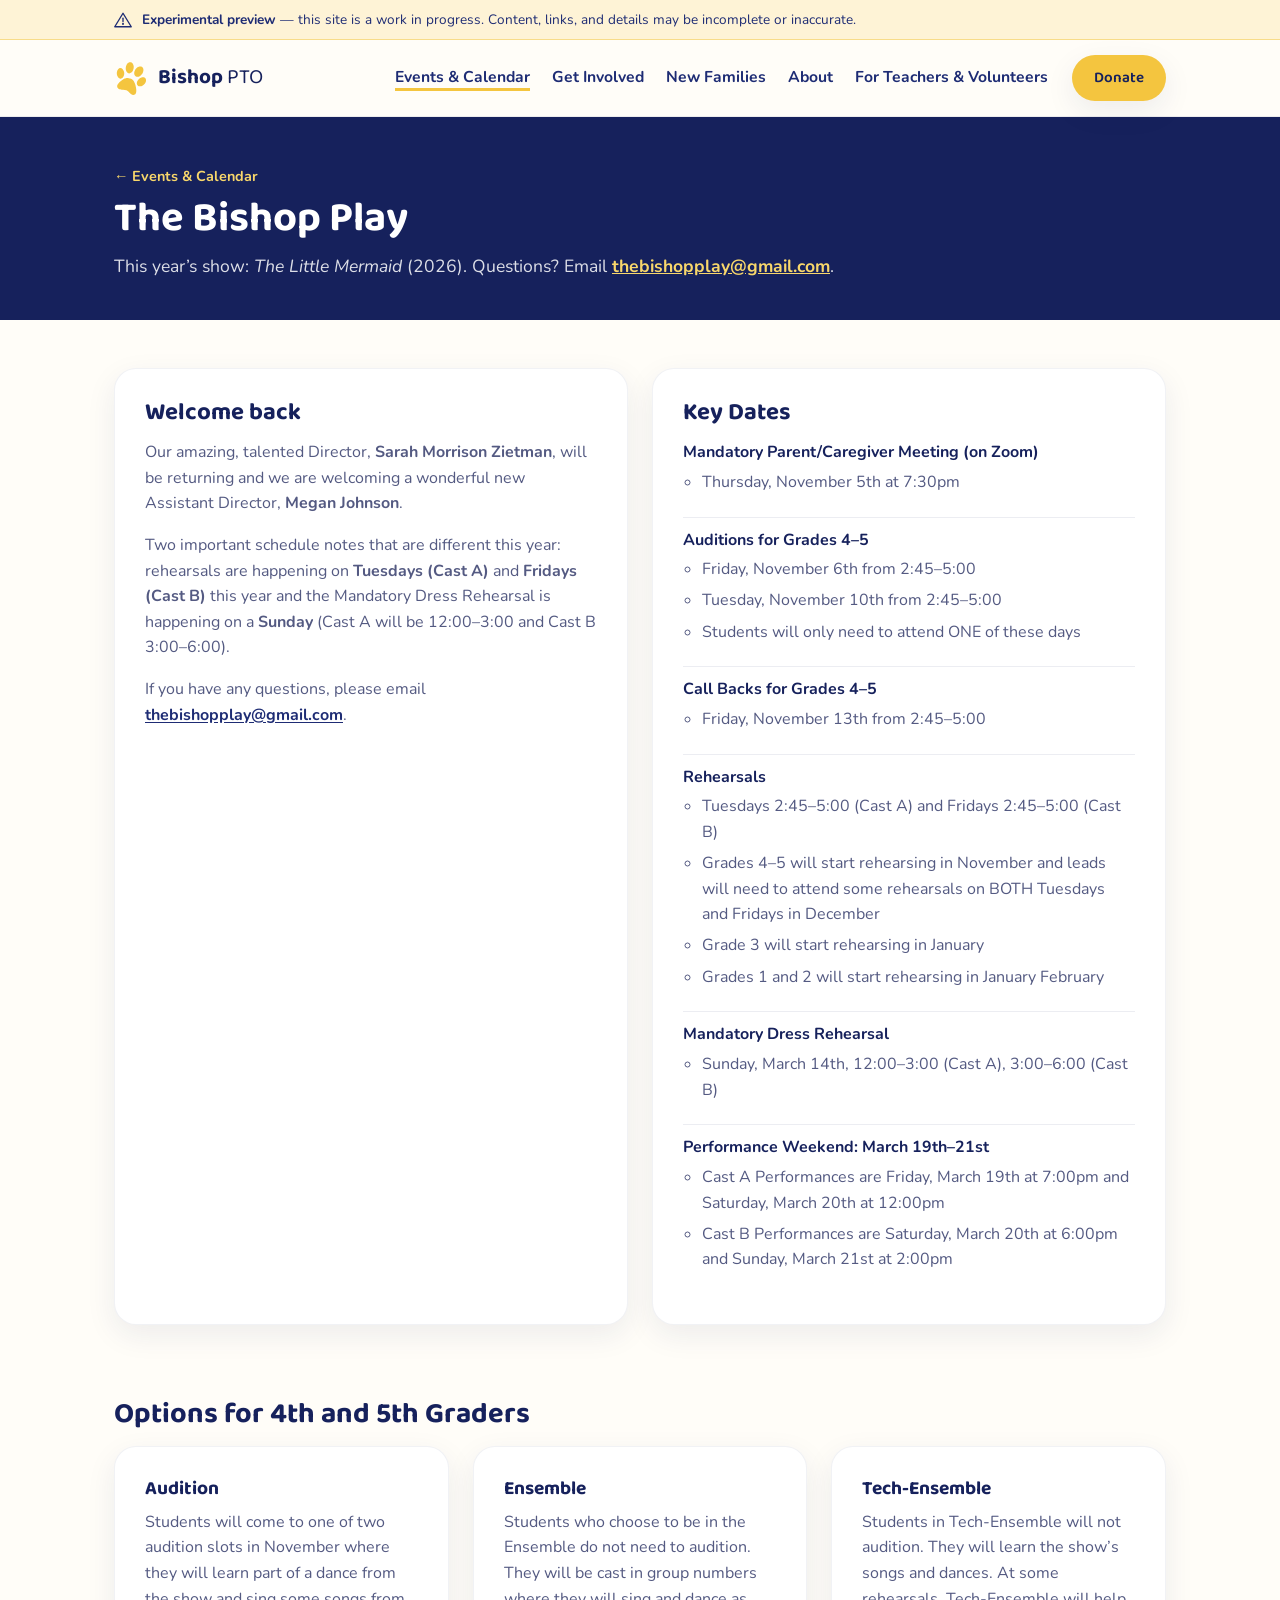
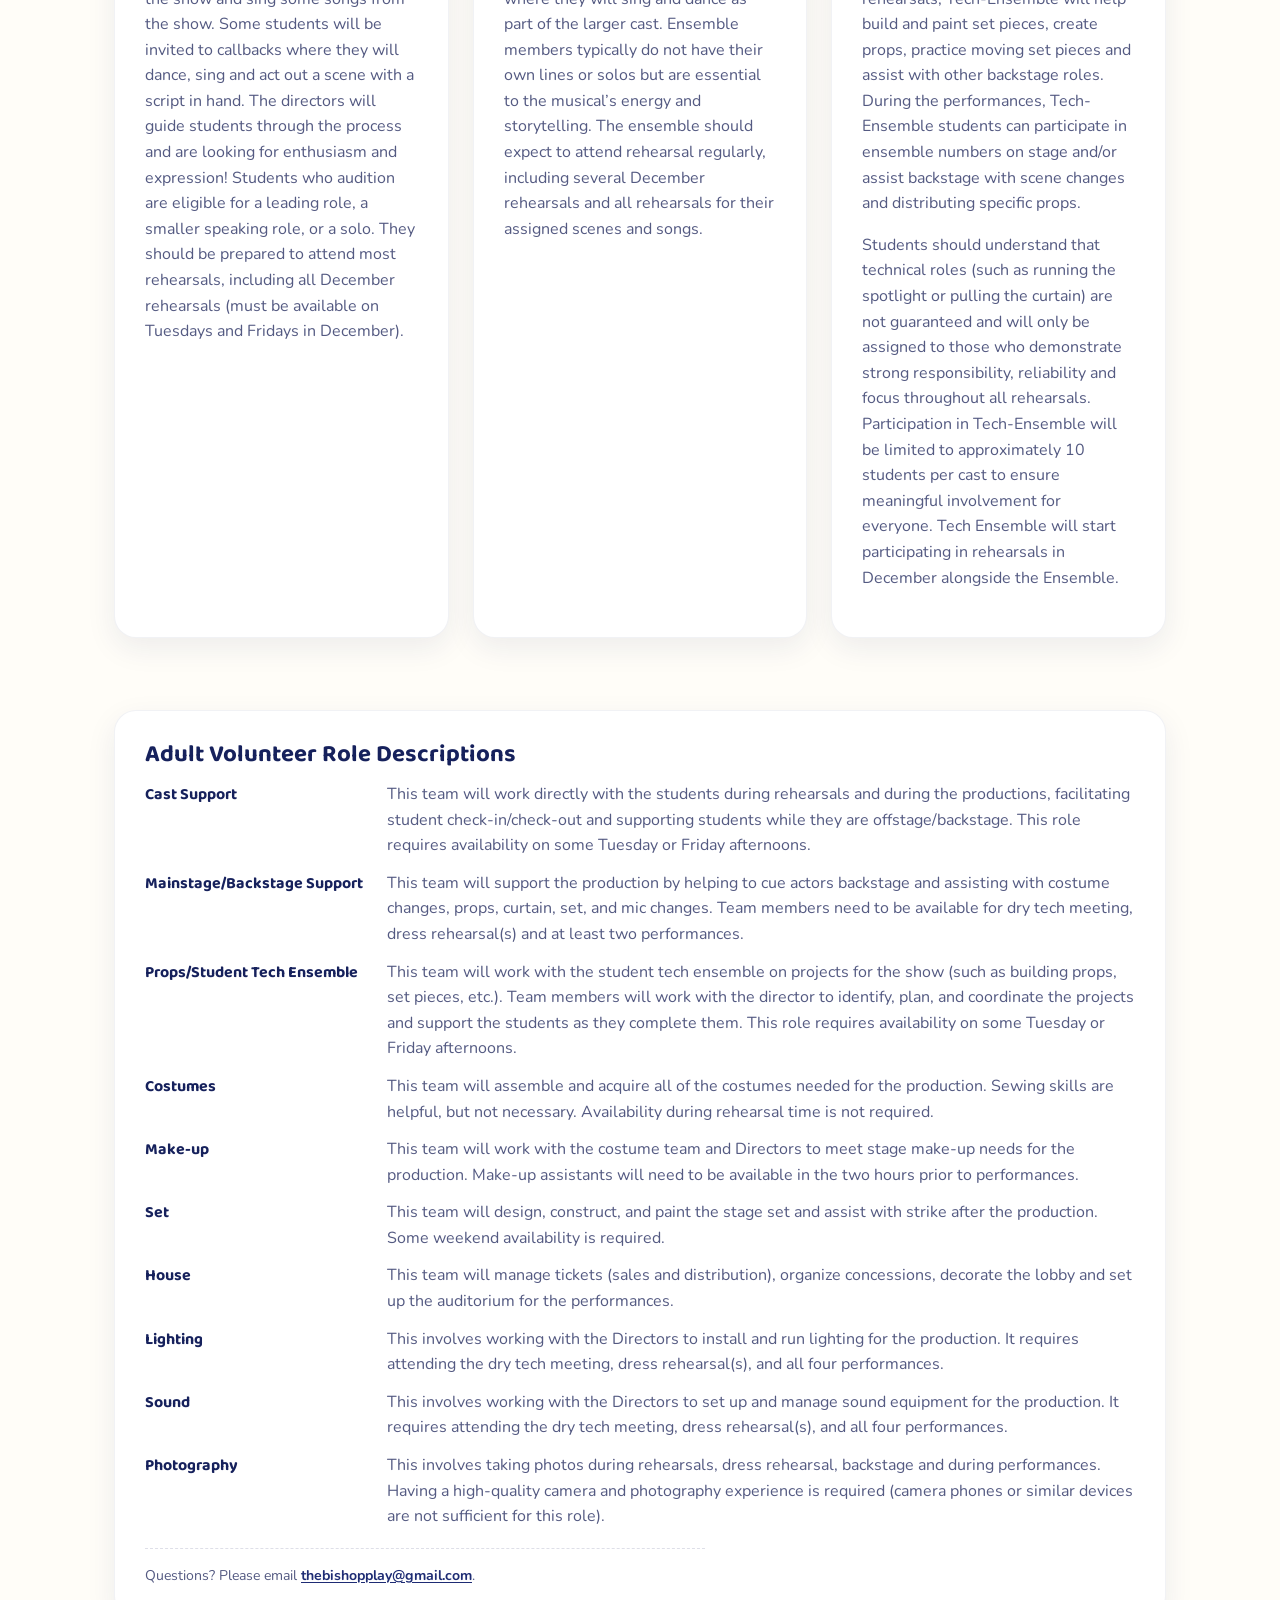
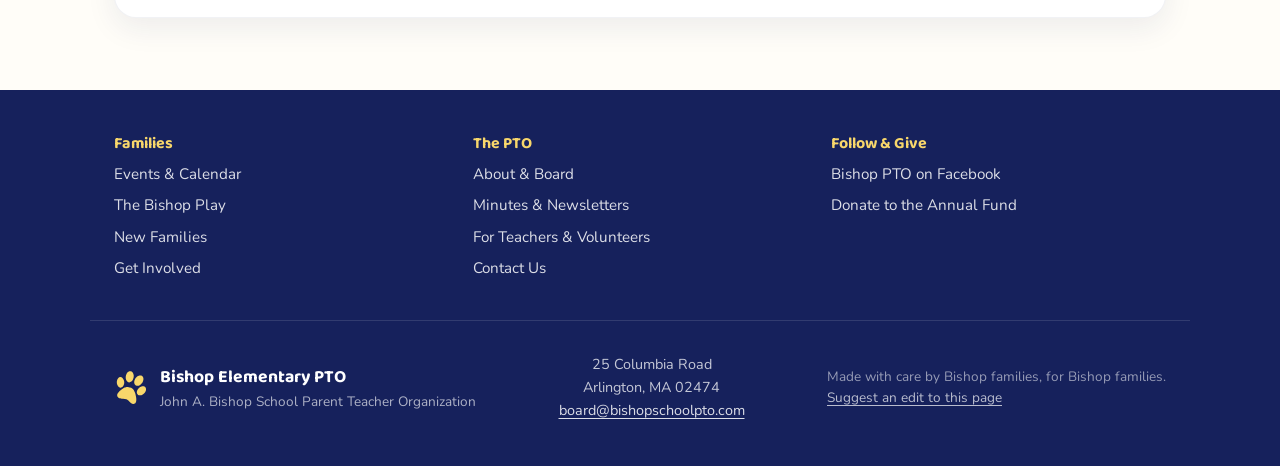
<file: bishop-play.html>
<!DOCTYPE html>
<html lang="en">
<head>
  <meta charset="UTF-8">
  <meta name="viewport" content="width=device-width, initial-scale=1.0">
  <title>The Bishop Play | Bishop Elementary PTO</title>
  <meta name="description" content="Key dates, student options, and adult volunteer roles for The Bishop Play.">
  <link rel="icon" href="favicon.svg" type="image/svg+xml">
  <link rel="apple-touch-icon" href="apple-touch-icon.png">
  <meta property="og:type" content="website">
  <meta property="og:site_name" content="Bishop Elementary PTO">
  <meta property="og:image" content="https://preview.bishopschoolpto.com/assets/og-image.png">
  <meta property="og:image:alt" content="Bishop Elementary PTO paw print logo">
  <meta name="twitter:card" content="summary_large_image">
  <link rel="preconnect" href="https://fonts.googleapis.com">
  <link rel="preconnect" href="https://fonts.gstatic.com" crossorigin="">
  <link href="https://fonts.googleapis.com/css2?family=Baloo+2:wght@500;600;700;800&amp;family=Nunito:wght@400;600;700;800&amp;display=swap" rel="stylesheet">
  <link rel="stylesheet" href="css/styles.css">
</head>
<body>

  <a class="skip-link" href="#main">Skip to main content</a>

  <div class="site-banners">
    <div class="site-banner site-banner--notice">
      <div class="wrap site-banner-inner">
        <svg class="site-banner-icon" viewBox="0 0 24 24" aria-hidden="true">
          <path d="M12 3 1 21h22L12 3z"/>
          <line x1="12" y1="9.5" x2="12" y2="14"/>
          <circle cx="12" cy="17.2" r="0.5"/>
        </svg>
        <p><strong>Experimental preview</strong> — this site is a work in progress. Content, links, and details may be incomplete or inaccurate.</p>
      </div>
    </div>
  </div>

  <header class="site-header">
    <div class="wrap header-bar">
      <a class="brand" href="index.html">
        <svg class="brand-mark" viewBox="-36.5 0 645 645" aria-hidden="true">
          <path fill-rule="evenodd" d="M326.9 644.1C326.5 644.0 324.9 643.9 323.4 643.7C314.9 642.9 308.3 640.8 298.8 635.9C289.0 630.8 283.2 626.0 268.3 610.9C256.9 599.3 238.5 581.2 235.5 578.7C222.9 568.2 209.9 559.9 199.3 555.7C180.5 548.3 159.3 544.2 134.4 543.1C101.2 541.8 84.3 539.5 67.5 534.3C34.8 524.2 18.0 496.5 24.9 463.8C26.9 454.3 31.1 445.9 39.2 435.6C40.8 433.5 44.3 429.1 46.9 425.8C70.6 395.3 103.8 367.5 141.1 346.8C143.6 345.4 147.0 343.5 148.8 342.5C156.6 338.2 175.3 331.2 186.4 328.6C200.2 325.4 225.2 323.6 238.4 325.0C258.8 327.2 272.1 330.8 288.4 338.7C310.2 349.3 323.7 360.9 336.5 379.9C339.8 384.6 340.5 385.8 344.6 392.9C350.9 403.9 353.1 408.4 355.9 416.0C356.8 418.5 358.7 423.2 360.0 426.2C367.9 444.6 375.5 474.2 381.1 508.5C381.9 513.1 382.7 518.0 383.0 519.4C383.5 522.1 384.7 530.3 385.4 535.2C385.6 537.0 385.9 541.8 386.0 545.9C386.1 550.0 386.4 556.2 386.5 559.8C386.9 568.5 386.7 571.0 385.0 587.0C382.5 609.9 372.5 628.6 358.2 637.2C349.4 642.4 336.6 645.2 326.9 644.1ZM448.2 480.7C439.4 479.7 428.5 476.4 422.2 472.8C413.6 467.8 404.8 457.0 400.6 446.0C397.2 437.2 395.4 423.4 396.6 415.5C400.1 393.7 403.4 385.6 416.6 365.7C425.3 352.6 430.4 346.9 441.8 337.2C455.5 325.5 467.5 318.8 485.4 313.0C503.3 307.1 528.3 307.9 542.1 314.8C556.6 322.0 566.3 335.0 569.7 351.8C572.6 365.8 572.4 373.0 568.3 389.1C565.4 400.9 559.6 413.2 550.4 427.0C547.0 432.1 538.0 442.6 532.7 447.5C516.7 462.2 502.0 471.1 483.6 477.0C473.0 480.4 458.6 481.9 448.2 480.7ZM82.9 334.4C68.3 332.0 59.3 326.5 45.2 311.6C22.1 287.0 11.7 246.5 18.9 208.5C22.7 188.1 29.3 173.4 42.3 156.2C52.9 142.1 66.9 135.2 84.6 135.1C100.4 135.1 114.3 140.8 124.4 151.4C137.5 165.0 146.8 180.8 151.9 198.1C160.0 225.8 159.9 248.9 151.4 277.2C147.1 291.5 142.3 300.0 130.4 314.6C119.4 328.0 98.2 336.9 82.9 334.4ZM396.2 299.7C371.5 297.4 351.4 273.6 347.4 242.1C346.9 238.0 347.0 219.6 347.6 216.3C349.3 206.1 353.7 191.6 357.8 183.2C371.4 155.0 386.1 137.2 409.5 120.4C415.3 116.2 423.9 111.9 434.4 108.0C449.7 102.3 469.7 101.5 481.1 106.3C503.3 115.5 514.2 128.7 519.8 153.4C521.5 160.4 521.6 161.9 521.6 169.9C521.6 183.0 521.1 185.7 515.2 206.4C510.7 222.2 498.8 243.6 486.8 257.5C479.2 266.4 467.9 276.5 459.1 282.3C440.0 295.1 416.3 301.6 396.2 299.7ZM248.2 235.5C232.8 233.8 220.3 226.7 209.9 213.5C197.5 198.0 191.2 182.9 187.0 159.2C184.9 147.6 185.9 126.7 189.3 110.9C192.0 97.8 197.3 82.8 203.1 71.6C215.7 47.2 229.6 34.5 253.2 25.5C262.8 21.8 274.4 21.1 284.2 23.6C302.3 28.2 319.8 45.8 329.3 68.9C333.5 79.1 335.1 84.9 336.4 94.5C341.3 130.9 332.6 169.0 312.7 198.9C306.7 207.8 303.1 211.6 292.8 219.9C279.3 230.8 261.7 236.9 248.2 235.5Z"/>
        </svg>
        <span class="brand-text">
          <strong>Bishop</strong> PTO
        </span>
      </a>

      <nav class="primary-nav" id="primaryNav">
        <ul>
          <li><a href="events.html" aria-current="page">Events &amp; Calendar</a></li>
          <li><a href="get-involved.html">Get Involved</a></li>
          <li><a href="new-families.html">New Families</a></li>
          <li><a href="about.html">About</a></li>
          <li><a href="for-teachers.html">For Teachers &amp; Volunteers</a></li>
        </ul>
      </nav>

      <a class="btn btn-gold header-donate" href="https://www.zeffy.com/en-US/donation-form/john-a-bishop-parent-teacher-organization" target="_blank" rel="noopener noreferrer">Donate</a>

      <button class="nav-toggle" id="navToggle" aria-expanded="false" aria-controls="primaryNav" aria-label="Toggle menu">
        <span></span><span></span><span></span>
      </button>
    </div>
  </header>

  <main id="main">

    <section class="page-hero">
      <div class="wrap">
        <p class="crumb"><a href="events.html">← Events &amp; Calendar</a></p>
        <h1>The Bishop Play</h1>
        <p>This year’s show: <em>The Little Mermaid</em> (2026). Questions? Email <a href="mailto:thebishopplay@gmail.com">thebishopplay@gmail.com</a>.</p>
      </div>
    </section>

    <section class="wrap page-section">
      <div class="content-grid content-grid--flush">
        <article class="card">
          <h2>Welcome back</h2>
          <p>
            Our amazing, talented Director, <strong>Sarah Morrison Zietman</strong>, will be returning and we are
            welcoming a wonderful new Assistant Director, <strong>Megan Johnson</strong>.
          </p>
          <p>
            Two important schedule notes that are different this year: rehearsals are happening on
            <strong>Tuesdays (Cast A)</strong> and <strong>Fridays (Cast B)</strong> this year and the Mandatory
            Dress Rehearsal is happening on a <strong>Sunday</strong> (Cast A will be 12:00–3:00 and Cast B 3:00–6:00).
          </p>
          <p>If you have any questions, please email <a href="mailto:thebishopplay@gmail.com">thebishopplay@gmail.com</a>.</p>
        </article>

        <article class="card">
          <h2>Key Dates</h2>
          <ul class="key-dates">
            <li><strong>Mandatory Parent/Caregiver Meeting (on Zoom)</strong>
              <ul><li>Thursday, November 5th at 7:30pm</li></ul></li>
            <li><strong>Auditions for Grades 4–5</strong>
              <ul>
                <li>Friday, November 6th from 2:45–5:00</li>
                <li>Tuesday, November 10th from 2:45–5:00</li>
                <li>Students will only need to attend ONE of these days</li>
              </ul></li>
            <li><strong>Call Backs for Grades 4–5</strong>
              <ul><li>Friday, November 13th from 2:45–5:00</li></ul></li>
            <li><strong>Rehearsals</strong>
              <ul>
                <li>Tuesdays 2:45–5:00 (Cast A) and Fridays 2:45–5:00 (Cast B)</li>
                <li>Grades 4–5 will start rehearsing in November and leads will need to attend some rehearsals on BOTH Tuesdays and Fridays in December</li>
                <li>Grade 3 will start rehearsing in January</li>
                <li>Grades 1 and 2 will start rehearsing in January February</li>
              </ul></li>
            <li><strong>Mandatory Dress Rehearsal</strong>
              <ul><li>Sunday, March 14th, 12:00–3:00 (Cast A), 3:00–6:00 (Cast B)</li></ul></li>
            <li><strong>Performance Weekend: March 19th–21st</strong>
              <ul>
                <li>Cast A Performances are Friday, March 19th at 7:00pm and Saturday, March 20th at 12:00pm</li>
                <li>Cast B Performances are Saturday, March 20th at 6:00pm and Sunday, March 21st at 2:00pm</li>
              </ul></li>
          </ul>
        </article>
      </div>
    </section>

    <section class="wrap page-section page-section--tight" id="grades-4-5">
      <h2>Options for 4th and 5th Graders</h2>
      <div class="card-grid card-grid--3">
        <article class="card">
          <h3>Audition</h3>
          <p>
            Students will come to one of two audition slots in November where they will learn part of a dance from the
            show and sing some songs from the show. Some students will be invited to callbacks where they will dance,
            sing and act out a scene with a script in hand. The directors will guide students through the process and
            are looking for enthusiasm and expression! Students who audition are eligible for a leading role, a smaller
            speaking role, or a solo. They should be prepared to attend most rehearsals, including all December
            rehearsals (must be available on Tuesdays and Fridays in December).
          </p>
        </article>
        <article class="card">
          <h3>Ensemble</h3>
          <p>
            Students who choose to be in the Ensemble do not need to audition. They will be cast in group numbers
            where they will sing and dance as part of the larger cast. Ensemble members typically do not have their
            own lines or solos but are essential to the musical’s energy and storytelling. The ensemble should expect
            to attend rehearsal regularly, including several December rehearsals and all rehearsals for their
            assigned scenes and songs.
          </p>
        </article>
        <article class="card">
          <h3>Tech-Ensemble</h3>
          <p>
            Students in Tech-Ensemble will not audition. They will learn the show’s songs and dances. At some
            rehearsals, Tech-Ensemble will help build and paint set pieces, create props, practice moving set pieces
            and assist with other backstage roles. During the performances, Tech-Ensemble students can participate in
            ensemble numbers on stage and/or assist backstage with scene changes and distributing specific props.
          </p>
          <p>
            Students should understand that technical roles (such as running the spotlight or pulling the curtain) are
            not guaranteed and will only be assigned to those who demonstrate strong responsibility, reliability and
            focus throughout all rehearsals. Participation in Tech-Ensemble will be limited to approximately 10
            students per cast to ensure meaningful involvement for everyone. Tech Ensemble will start participating in
            rehearsals in December alongside the Ensemble.
          </p>
        </article>
      </div>
    </section>

    <section class="wrap page-section page-section--tight" id="volunteer-roles">
      <div class="card">
        <h2>Adult Volunteer Role Descriptions</h2>
        <dl class="role-list">
          <dt>Cast Support</dt>
          <dd>This team will work directly with the students during rehearsals and during the productions, facilitating student check-in/check-out and supporting students while they are offstage/backstage. This role requires availability on some Tuesday or Friday afternoons.</dd>
          <dt>Mainstage/Backstage Support</dt>
          <dd>This team will support the production by helping to cue actors backstage and assisting with costume changes, props, curtain, set, and mic changes. Team members need to be available for dry tech meeting, dress rehearsal(s) and at least two performances.</dd>
          <dt>Props/Student Tech Ensemble</dt>
          <dd>This team will work with the student tech ensemble on projects for the show (such as building props, set pieces, etc.). Team members will work with the director to identify, plan, and coordinate the projects and support the students as they complete them. This role requires availability on some Tuesday or Friday afternoons.</dd>
          <dt>Costumes</dt>
          <dd>This team will assemble and acquire all of the costumes needed for the production. Sewing skills are helpful, but not necessary. Availability during rehearsal time is not required.</dd>
          <dt>Make-up</dt>
          <dd>This team will work with the costume team and Directors to meet stage make-up needs for the production. Make-up assistants will need to be available in the two hours prior to performances.</dd>
          <dt>Set</dt>
          <dd>This team will design, construct, and paint the stage set and assist with strike after the production. Some weekend availability is required.</dd>
          <dt>House</dt>
          <dd>This team will manage tickets (sales and distribution), organize concessions, decorate the lobby and set up the auditorium for the performances.</dd>
          <dt>Lighting</dt>
          <dd>This involves working with the Directors to install and run lighting for the production. It requires attending the dry tech meeting, dress rehearsal(s), and all four performances.</dd>
          <dt>Sound</dt>
          <dd>This involves working with the Directors to set up and manage sound equipment for the production. It requires attending the dry tech meeting, dress rehearsal(s), and all four performances.</dd>
          <dt>Photography</dt>
          <dd>This involves taking photos during rehearsals, dress rehearsal, backstage and during performances. Having a high-quality camera and photography experience is required (camera phones or similar devices are not sufficient for this role).</dd>
        </dl>
        <p class="card-note">Questions? Please email <a href="mailto:thebishopplay@gmail.com">thebishopplay@gmail.com</a>.</p>
      </div>
    </section>

  </main>

  <footer class="site-footer">
    <div class="wrap footer-top">
      <nav class="footer-nav" aria-label="Site map">
        <div>
          <h2>Families</h2>
          <ul>
            <li><a href="events.html">Events &amp; Calendar</a></li>
            <li><a href="bishop-play.html">The Bishop Play</a></li>
            <li><a href="new-families.html">New Families</a></li>
            <li><a href="get-involved.html">Get Involved</a></li>
          </ul>
        </div>
        <div>
          <h2>The PTO</h2>
          <ul>
            <li><a href="about.html">About &amp; Board</a></li>
            <li><a href="about.html#minutes">Minutes &amp; Newsletters</a></li>
            <li><a href="for-teachers.html">For Teachers &amp; Volunteers</a></li>
            <li><a href="contact.html">Contact Us</a></li>
          </ul>
        </div>
        <div>
          <h2>Follow &amp; Give</h2>
          <ul>
            <li><a href="https://www.facebook.com/groups/BishopPTO" target="_blank" rel="noopener noreferrer">Bishop PTO on Facebook</a></li>
            <li><a href="https://www.zeffy.com/en-US/donation-form/john-a-bishop-parent-teacher-organization" target="_blank" rel="noopener noreferrer">Donate to the Annual Fund</a></li>
          </ul>
        </div>
      </nav>
    </div>
    <div class="wrap footer-inner">
      <div class="footer-brand">
        <svg class="brand-mark brand-mark-light" viewBox="-36.5 0 645 645" aria-hidden="true">
          <path fill-rule="evenodd" d="M326.9 644.1C326.5 644.0 324.9 643.9 323.4 643.7C314.9 642.9 308.3 640.8 298.8 635.9C289.0 630.8 283.2 626.0 268.3 610.9C256.9 599.3 238.5 581.2 235.5 578.7C222.9 568.2 209.9 559.9 199.3 555.7C180.5 548.3 159.3 544.2 134.4 543.1C101.2 541.8 84.3 539.5 67.5 534.3C34.8 524.2 18.0 496.5 24.9 463.8C26.9 454.3 31.1 445.9 39.2 435.6C40.8 433.5 44.3 429.1 46.9 425.8C70.6 395.3 103.8 367.5 141.1 346.8C143.6 345.4 147.0 343.5 148.8 342.5C156.6 338.2 175.3 331.2 186.4 328.6C200.2 325.4 225.2 323.6 238.4 325.0C258.8 327.2 272.1 330.8 288.4 338.7C310.2 349.3 323.7 360.9 336.5 379.9C339.8 384.6 340.5 385.8 344.6 392.9C350.9 403.9 353.1 408.4 355.9 416.0C356.8 418.5 358.7 423.2 360.0 426.2C367.9 444.6 375.5 474.2 381.1 508.5C381.9 513.1 382.7 518.0 383.0 519.4C383.5 522.1 384.7 530.3 385.4 535.2C385.6 537.0 385.9 541.8 386.0 545.9C386.1 550.0 386.4 556.2 386.5 559.8C386.9 568.5 386.7 571.0 385.0 587.0C382.5 609.9 372.5 628.6 358.2 637.2C349.4 642.4 336.6 645.2 326.9 644.1ZM448.2 480.7C439.4 479.7 428.5 476.4 422.2 472.8C413.6 467.8 404.8 457.0 400.6 446.0C397.2 437.2 395.4 423.4 396.6 415.5C400.1 393.7 403.4 385.6 416.6 365.7C425.3 352.6 430.4 346.9 441.8 337.2C455.5 325.5 467.5 318.8 485.4 313.0C503.3 307.1 528.3 307.9 542.1 314.8C556.6 322.0 566.3 335.0 569.7 351.8C572.6 365.8 572.4 373.0 568.3 389.1C565.4 400.9 559.6 413.2 550.4 427.0C547.0 432.1 538.0 442.6 532.7 447.5C516.7 462.2 502.0 471.1 483.6 477.0C473.0 480.4 458.6 481.9 448.2 480.7ZM82.9 334.4C68.3 332.0 59.3 326.5 45.2 311.6C22.1 287.0 11.7 246.5 18.9 208.5C22.7 188.1 29.3 173.4 42.3 156.2C52.9 142.1 66.9 135.2 84.6 135.1C100.4 135.1 114.3 140.8 124.4 151.4C137.5 165.0 146.8 180.8 151.9 198.1C160.0 225.8 159.9 248.9 151.4 277.2C147.1 291.5 142.3 300.0 130.4 314.6C119.4 328.0 98.2 336.9 82.9 334.4ZM396.2 299.7C371.5 297.4 351.4 273.6 347.4 242.1C346.9 238.0 347.0 219.6 347.6 216.3C349.3 206.1 353.7 191.6 357.8 183.2C371.4 155.0 386.1 137.2 409.5 120.4C415.3 116.2 423.9 111.9 434.4 108.0C449.7 102.3 469.7 101.5 481.1 106.3C503.3 115.5 514.2 128.7 519.8 153.4C521.5 160.4 521.6 161.9 521.6 169.9C521.6 183.0 521.1 185.7 515.2 206.4C510.7 222.2 498.8 243.6 486.8 257.5C479.2 266.4 467.9 276.5 459.1 282.3C440.0 295.1 416.3 301.6 396.2 299.7ZM248.2 235.5C232.8 233.8 220.3 226.7 209.9 213.5C197.5 198.0 191.2 182.9 187.0 159.2C184.9 147.6 185.9 126.7 189.3 110.9C192.0 97.8 197.3 82.8 203.1 71.6C215.7 47.2 229.6 34.5 253.2 25.5C262.8 21.8 274.4 21.1 284.2 23.6C302.3 28.2 319.8 45.8 329.3 68.9C333.5 79.1 335.1 84.9 336.4 94.5C341.3 130.9 332.6 169.0 312.7 198.9C306.7 207.8 303.1 211.6 292.8 219.9C279.3 230.8 261.7 236.9 248.2 235.5Z"/>
        </svg>
        <div>
          <strong>Bishop Elementary PTO</strong>
          <p>John A. Bishop School Parent Teacher Organization</p>
        </div>
      </div>
      <address class="footer-address">
        25 Columbia Road<br>
        Arlington, MA 02474<br>
        <a href="mailto:board@bishopschoolpto.com">board@bishopschoolpto.com</a>
      </address>
      <p class="footer-note">
        Made with care by Bishop families, for Bishop families.<br>
        <a class="footer-edit" href="#edit" data-edit="">Suggest an edit to this page</a>
      </p>
    </div>
  </footer>

  <script src="js/script.js"></script>
</body>
</html>
</file>
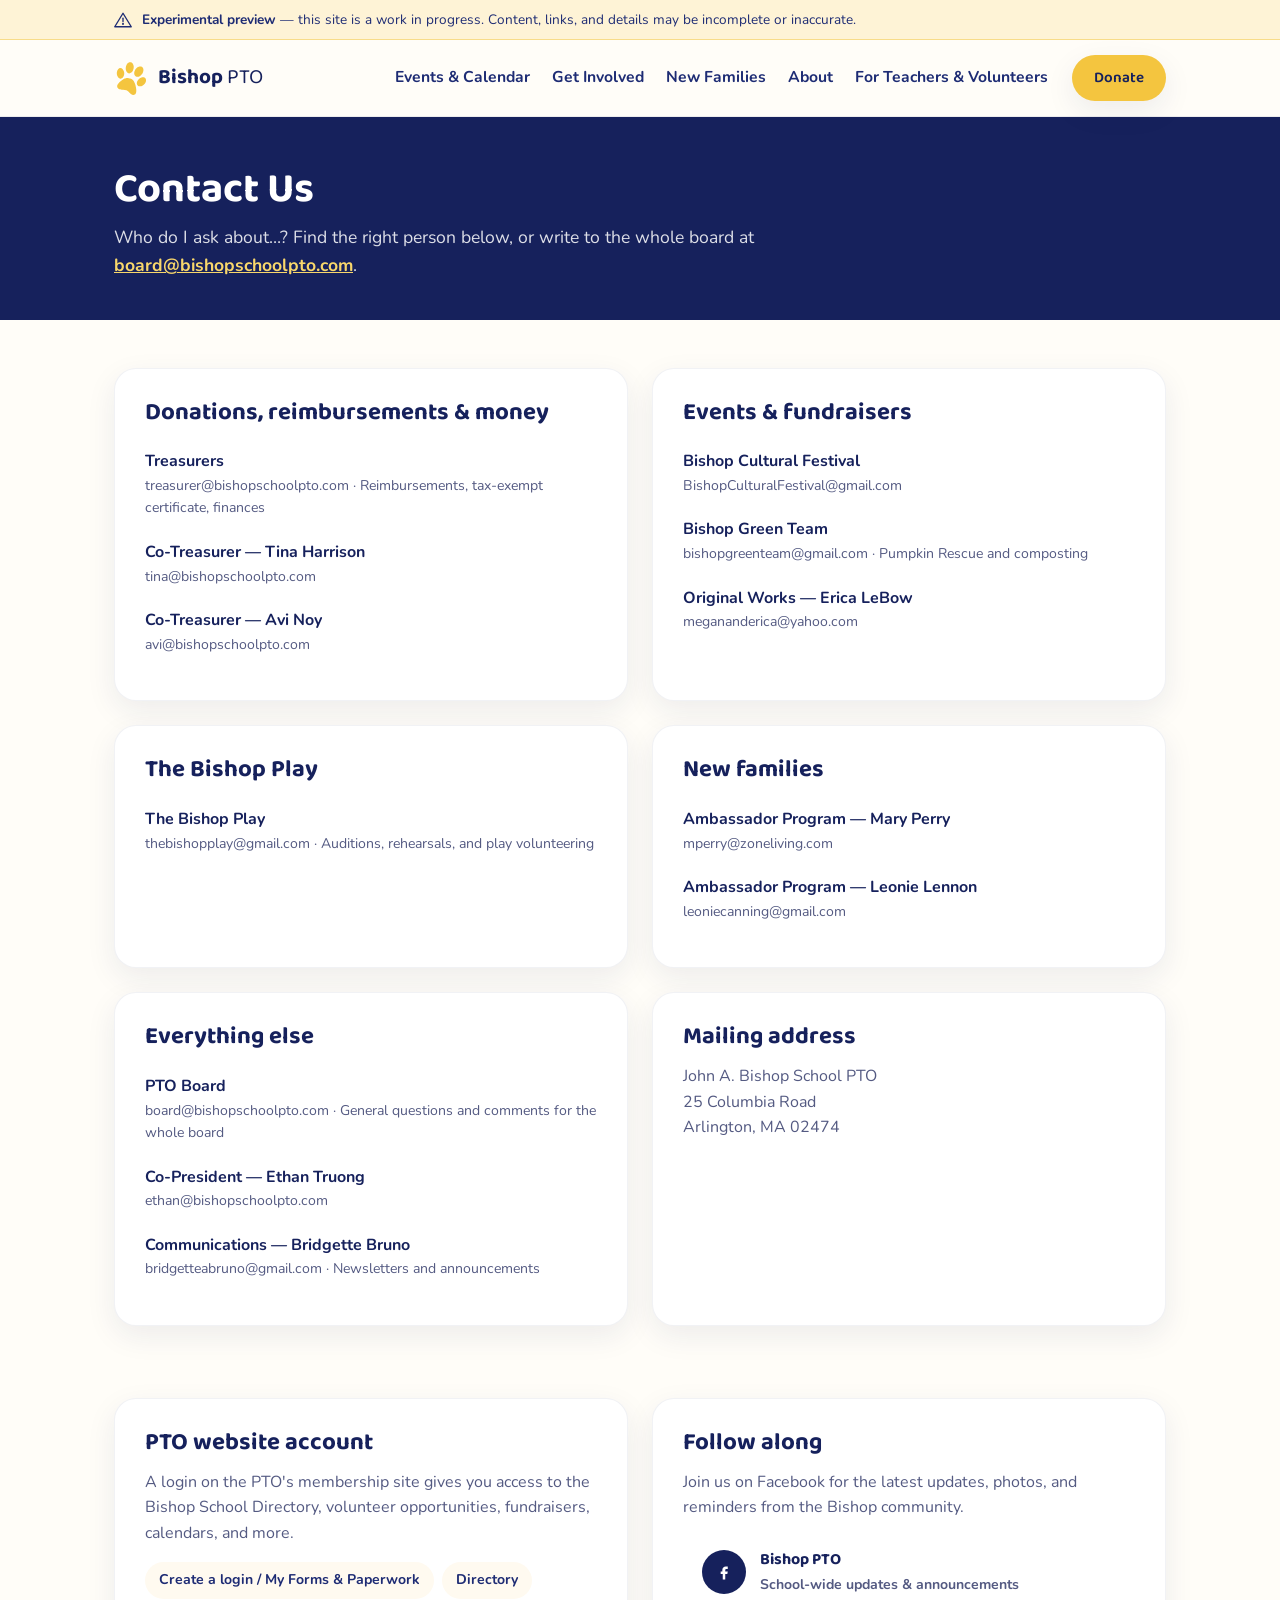
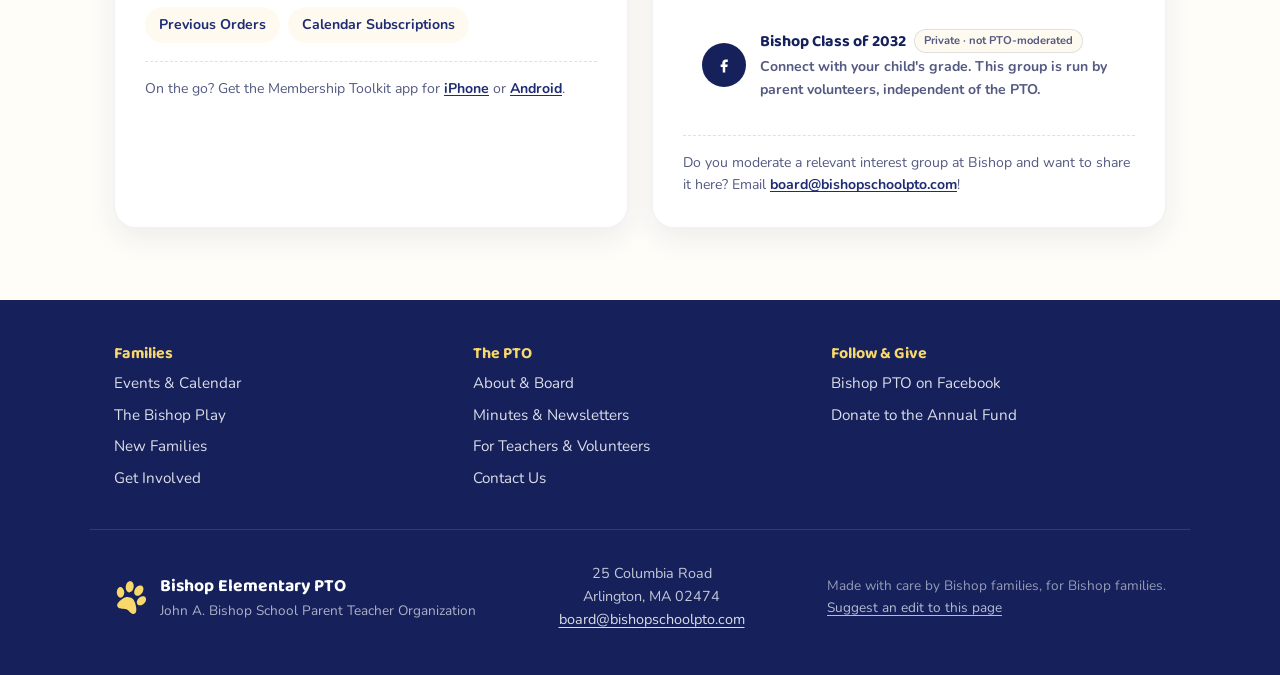
<file: contact.html>
<!DOCTYPE html>
<html lang="en">
<head>
  <meta charset="UTF-8">
  <meta name="viewport" content="width=device-width, initial-scale=1.0">
  <title>Contact Us | Bishop Elementary PTO</title>
  <meta name="description" content="How to reach the Bishop PTO.">
  <link rel="icon" href="favicon.svg" type="image/svg+xml">
  <link rel="apple-touch-icon" href="apple-touch-icon.png">
  <meta property="og:type" content="website">
  <meta property="og:site_name" content="Bishop Elementary PTO">
  <meta property="og:image" content="https://preview.bishopschoolpto.com/assets/og-image.png">
  <meta property="og:image:alt" content="Bishop Elementary PTO paw print logo">
  <meta name="twitter:card" content="summary_large_image">
  <link rel="preconnect" href="https://fonts.googleapis.com">
  <link rel="preconnect" href="https://fonts.gstatic.com" crossorigin="">
  <link href="https://fonts.googleapis.com/css2?family=Baloo+2:wght@500;600;700;800&amp;family=Nunito:wght@400;600;700;800&amp;display=swap" rel="stylesheet">
  <link rel="stylesheet" href="css/styles.css">
</head>
<body>

  <a class="skip-link" href="#main">Skip to main content</a>

  <div class="site-banners">
    <div class="site-banner site-banner--notice">
      <div class="wrap site-banner-inner">
        <svg class="site-banner-icon" viewBox="0 0 24 24" aria-hidden="true">
          <path d="M12 3 1 21h22L12 3z"/>
          <line x1="12" y1="9.5" x2="12" y2="14"/>
          <circle cx="12" cy="17.2" r="0.5"/>
        </svg>
        <p><strong>Experimental preview</strong> — this site is a work in progress. Content, links, and details may be incomplete or inaccurate.</p>
      </div>
    </div>
  </div>

  <header class="site-header">
    <div class="wrap header-bar">
      <a class="brand" href="index.html">
        <svg class="brand-mark" viewBox="-36.5 0 645 645" aria-hidden="true">
          <path fill-rule="evenodd" d="M326.9 644.1C326.5 644.0 324.9 643.9 323.4 643.7C314.9 642.9 308.3 640.8 298.8 635.9C289.0 630.8 283.2 626.0 268.3 610.9C256.9 599.3 238.5 581.2 235.5 578.7C222.9 568.2 209.9 559.9 199.3 555.7C180.5 548.3 159.3 544.2 134.4 543.1C101.2 541.8 84.3 539.5 67.5 534.3C34.8 524.2 18.0 496.5 24.9 463.8C26.9 454.3 31.1 445.9 39.2 435.6C40.8 433.5 44.3 429.1 46.9 425.8C70.6 395.3 103.8 367.5 141.1 346.8C143.6 345.4 147.0 343.5 148.8 342.5C156.6 338.2 175.3 331.2 186.4 328.6C200.2 325.4 225.2 323.6 238.4 325.0C258.8 327.2 272.1 330.8 288.4 338.7C310.2 349.3 323.7 360.9 336.5 379.9C339.8 384.6 340.5 385.8 344.6 392.9C350.9 403.9 353.1 408.4 355.9 416.0C356.8 418.5 358.7 423.2 360.0 426.2C367.9 444.6 375.5 474.2 381.1 508.5C381.9 513.1 382.7 518.0 383.0 519.4C383.5 522.1 384.7 530.3 385.4 535.2C385.6 537.0 385.9 541.8 386.0 545.9C386.1 550.0 386.4 556.2 386.5 559.8C386.9 568.5 386.7 571.0 385.0 587.0C382.5 609.9 372.5 628.6 358.2 637.2C349.4 642.4 336.6 645.2 326.9 644.1ZM448.2 480.7C439.4 479.7 428.5 476.4 422.2 472.8C413.6 467.8 404.8 457.0 400.6 446.0C397.2 437.2 395.4 423.4 396.6 415.5C400.1 393.7 403.4 385.6 416.6 365.7C425.3 352.6 430.4 346.9 441.8 337.2C455.5 325.5 467.5 318.8 485.4 313.0C503.3 307.1 528.3 307.9 542.1 314.8C556.6 322.0 566.3 335.0 569.7 351.8C572.6 365.8 572.4 373.0 568.3 389.1C565.4 400.9 559.6 413.2 550.4 427.0C547.0 432.1 538.0 442.6 532.7 447.5C516.7 462.2 502.0 471.1 483.6 477.0C473.0 480.4 458.6 481.9 448.2 480.7ZM82.9 334.4C68.3 332.0 59.3 326.5 45.2 311.6C22.1 287.0 11.7 246.5 18.9 208.5C22.7 188.1 29.3 173.4 42.3 156.2C52.9 142.1 66.9 135.2 84.6 135.1C100.4 135.1 114.3 140.8 124.4 151.4C137.5 165.0 146.8 180.8 151.9 198.1C160.0 225.8 159.9 248.9 151.4 277.2C147.1 291.5 142.3 300.0 130.4 314.6C119.4 328.0 98.2 336.9 82.9 334.4ZM396.2 299.7C371.5 297.4 351.4 273.6 347.4 242.1C346.9 238.0 347.0 219.6 347.6 216.3C349.3 206.1 353.7 191.6 357.8 183.2C371.4 155.0 386.1 137.2 409.5 120.4C415.3 116.2 423.9 111.9 434.4 108.0C449.7 102.3 469.7 101.5 481.1 106.3C503.3 115.5 514.2 128.7 519.8 153.4C521.5 160.4 521.6 161.9 521.6 169.9C521.6 183.0 521.1 185.7 515.2 206.4C510.7 222.2 498.8 243.6 486.8 257.5C479.2 266.4 467.9 276.5 459.1 282.3C440.0 295.1 416.3 301.6 396.2 299.7ZM248.2 235.5C232.8 233.8 220.3 226.7 209.9 213.5C197.5 198.0 191.2 182.9 187.0 159.2C184.9 147.6 185.9 126.7 189.3 110.9C192.0 97.8 197.3 82.8 203.1 71.6C215.7 47.2 229.6 34.5 253.2 25.5C262.8 21.8 274.4 21.1 284.2 23.6C302.3 28.2 319.8 45.8 329.3 68.9C333.5 79.1 335.1 84.9 336.4 94.5C341.3 130.9 332.6 169.0 312.7 198.9C306.7 207.8 303.1 211.6 292.8 219.9C279.3 230.8 261.7 236.9 248.2 235.5Z"/>
        </svg>
        <span class="brand-text">
          <strong>Bishop</strong> PTO
        </span>
      </a>

      <nav class="primary-nav" id="primaryNav">
        <ul>
          <li><a href="events.html">Events &amp; Calendar</a></li>
          <li><a href="get-involved.html">Get Involved</a></li>
          <li><a href="new-families.html">New Families</a></li>
          <li><a href="about.html">About</a></li>
          <li><a href="for-teachers.html">For Teachers &amp; Volunteers</a></li>
        </ul>
      </nav>

      <a class="btn btn-gold header-donate" href="https://www.zeffy.com/en-US/donation-form/john-a-bishop-parent-teacher-organization" target="_blank" rel="noopener noreferrer">Donate</a>

      <button class="nav-toggle" id="navToggle" aria-expanded="false" aria-controls="primaryNav" aria-label="Toggle menu">
        <span></span><span></span><span></span>
      </button>
    </div>
  </header>

  <main id="main">

    <section class="page-hero">
      <div class="wrap">
        <h1>Contact Us</h1>
        <p>Who do I ask about…? Find the right person below, or write to the whole board at <a href="mailto:board@bishopschoolpto.com">board@bishopschoolpto.com</a>.</p>
      </div>
    </section>

    <section class="wrap page-section">
      <div class="card-grid">
        <article class="card">
          <h2>Donations, reimbursements &amp; money</h2>
          <ul class="resource-list">
            <li><a href="mailto:treasurer@bishopschoolpto.com"><strong>Treasurers</strong><span>treasurer@bishopschoolpto.com · Reimbursements, tax-exempt certificate, finances</span></a></li>
            <li><a href="mailto:tina@bishopschoolpto.com"><strong>Co-Treasurer — Tina Harrison</strong><span>tina@bishopschoolpto.com</span></a></li>
            <li><a href="mailto:avi@bishopschoolpto.com"><strong>Co-Treasurer — Avi Noy</strong><span>avi@bishopschoolpto.com</span></a></li>
          </ul>
        </article>

        <article class="card">
          <h2>Events &amp; fundraisers</h2>
          <ul class="resource-list">
            <li><a href="mailto:BishopCulturalFestival@gmail.com"><strong>Bishop Cultural Festival</strong><span>BishopCulturalFestival@gmail.com</span></a></li>
            <li><a href="mailto:bishopgreenteam@gmail.com"><strong>Bishop Green Team</strong><span>bishopgreenteam@gmail.com · Pumpkin Rescue and composting</span></a></li>
            <li><a href="mailto:megananderica@yahoo.com"><strong>Original Works — Erica LeBow</strong><span>megananderica@yahoo.com</span></a></li>
          </ul>
        </article>

        <article class="card">
          <h2>The Bishop Play</h2>
          <ul class="resource-list">
            <li><a href="mailto:thebishopplay@gmail.com"><strong>The Bishop Play</strong><span>thebishopplay@gmail.com · Auditions, rehearsals, and play volunteering</span></a></li>
          </ul>
        </article>

        <article class="card">
          <h2>New families</h2>
          <ul class="resource-list">
            <li><a href="mailto:mperry@zoneliving.com"><strong>Ambassador Program — Mary Perry</strong><span>mperry@zoneliving.com</span></a></li>
            <li><a href="mailto:leoniecanning@gmail.com"><strong>Ambassador Program — Leonie Lennon</strong><span>leoniecanning@gmail.com</span></a></li>
          </ul>
        </article>

        <article class="card">
          <h2>Everything else</h2>
          <ul class="resource-list">
            <li><a href="mailto:board@bishopschoolpto.com"><strong>PTO Board</strong><span>board@bishopschoolpto.com · General questions and comments for the whole board</span></a></li>
            <li><a href="mailto:ethan@bishopschoolpto.com"><strong>Co-President — Ethan Truong</strong><span>ethan@bishopschoolpto.com</span></a></li>
            <li><a href="mailto:bridgetteabruno@gmail.com"><strong>Communications — Bridgette Bruno</strong><span>bridgetteabruno@gmail.com · Newsletters and announcements</span></a></li>
          </ul>
        </article>

        <article class="card">
          <h2>Mailing address</h2>
          <address class="plain-address">
            John A. Bishop School PTO<br>
            25 Columbia Road<br>
            Arlington, MA 02474
          </address>
        </article>
      </div>
    </section>

    <section class="wrap page-section page-section--tight">
      <div class="content-grid content-grid--flush">
        <article class="card" id="account">
          <h2>PTO website account</h2>
          <p>
            A login on the PTO's membership site gives you access to the Bishop School Directory, volunteer
            opportunities, fundraisers, calendars, and more.
          </p>
          <ul class="link-row">
            <li><a href="https://www.bishopschoolpto.com/Open_Forms" target="_blank" rel="noopener noreferrer">Create a login / My Forms &amp; Paperwork</a></li>
            <li><a href="https://www.bishopschoolpto.com/directory" target="_blank" rel="noopener noreferrer">Directory</a></li>
            <li><a href="https://www.bishopschoolpto.com/user_orders" target="_blank" rel="noopener noreferrer">Previous Orders</a></li>
            <li><a href="https://www.bishopschoolpto.com/user_subscriptions" target="_blank" rel="noopener noreferrer">Calendar Subscriptions</a></li>
          </ul>
          <p class="card-note">
            On the go? Get the Membership Toolkit app for
            <a href="https://itunes.apple.com/us/app/membership-toolkit/id912169276" target="_blank" rel="noopener noreferrer">iPhone</a> or
            <a href="https://play.google.com/store/apps/details?id=com.membershiptoolkit.mobileapp" target="_blank" rel="noopener noreferrer">Android</a>.
          </p>
        </article>

        <article class="card card-social" id="social">
          <h2>Follow along</h2>
          <p>Join us on Facebook for the latest updates, photos, and reminders from the Bishop community.</p>
          <ul class="social-links">
            <li>
              <a href="https://www.facebook.com/groups/BishopPTO" target="_blank" rel="noopener noreferrer">
                <span class="social-icon">
                  <svg viewBox="0 0 24 24" aria-hidden="true"><path d="M14 8.5h2.5V5.5h-2.5c-2.2 0-4 1.8-4 4v2H8v3h2.5V21h3v-6.5H16l.5-3h-3v-2c0-.55.45-1 1-1z"/></svg>
                </span>
                <span class="social-link-text">
                  <strong>Bishop PTO</strong>
                  <span>School-wide updates &amp; announcements</span>
                </span>
              </a>
            </li>
            <li>
              <a href="https://www.facebook.com/share/g/1C9xHUStZk/" target="_blank" rel="noopener noreferrer">
                <span class="social-icon">
                  <svg viewBox="0 0 24 24" aria-hidden="true"><path d="M14 8.5h2.5V5.5h-2.5c-2.2 0-4 1.8-4 4v2H8v3h2.5V21h3v-6.5H16l.5-3h-3v-2c0-.55.45-1 1-1z"/></svg>
                </span>
                <span class="social-link-text">
                  <span class="social-link-title">
                    <strong>Bishop Class of 2032</strong>
                    <span class="social-badge">Private · not PTO-moderated</span>
                  </span>
                  <span>Connect with your child's grade. This group is run by parent volunteers, independent of the PTO.</span>
                </span>
              </a>
            </li>
          </ul>
          <p class="card-note">
            Do you moderate a relevant interest group at Bishop and want to share it here?
            Email <a href="mailto:board@bishopschoolpto.com">board@bishopschoolpto.com</a>!
          </p>
        </article>
      </div>
    </section>

  </main>

  <footer class="site-footer">
    <div class="wrap footer-top">
      <nav class="footer-nav" aria-label="Site map">
        <div>
          <h2>Families</h2>
          <ul>
            <li><a href="events.html">Events &amp; Calendar</a></li>
            <li><a href="bishop-play.html">The Bishop Play</a></li>
            <li><a href="new-families.html">New Families</a></li>
            <li><a href="get-involved.html">Get Involved</a></li>
          </ul>
        </div>
        <div>
          <h2>The PTO</h2>
          <ul>
            <li><a href="about.html">About &amp; Board</a></li>
            <li><a href="about.html#minutes">Minutes &amp; Newsletters</a></li>
            <li><a href="for-teachers.html">For Teachers &amp; Volunteers</a></li>
            <li><a href="contact.html">Contact Us</a></li>
          </ul>
        </div>
        <div>
          <h2>Follow &amp; Give</h2>
          <ul>
            <li><a href="https://www.facebook.com/groups/BishopPTO" target="_blank" rel="noopener noreferrer">Bishop PTO on Facebook</a></li>
            <li><a href="https://www.zeffy.com/en-US/donation-form/john-a-bishop-parent-teacher-organization" target="_blank" rel="noopener noreferrer">Donate to the Annual Fund</a></li>
          </ul>
        </div>
      </nav>
    </div>
    <div class="wrap footer-inner">
      <div class="footer-brand">
        <svg class="brand-mark brand-mark-light" viewBox="-36.5 0 645 645" aria-hidden="true">
          <path fill-rule="evenodd" d="M326.9 644.1C326.5 644.0 324.9 643.9 323.4 643.7C314.9 642.9 308.3 640.8 298.8 635.9C289.0 630.8 283.2 626.0 268.3 610.9C256.9 599.3 238.5 581.2 235.5 578.7C222.9 568.2 209.9 559.9 199.3 555.7C180.5 548.3 159.3 544.2 134.4 543.1C101.2 541.8 84.3 539.5 67.5 534.3C34.8 524.2 18.0 496.5 24.9 463.8C26.9 454.3 31.1 445.9 39.2 435.6C40.8 433.5 44.3 429.1 46.9 425.8C70.6 395.3 103.8 367.5 141.1 346.8C143.6 345.4 147.0 343.5 148.8 342.5C156.6 338.2 175.3 331.2 186.4 328.6C200.2 325.4 225.2 323.6 238.4 325.0C258.8 327.2 272.1 330.8 288.4 338.7C310.2 349.3 323.7 360.9 336.5 379.9C339.8 384.6 340.5 385.8 344.6 392.9C350.9 403.9 353.1 408.4 355.9 416.0C356.8 418.5 358.7 423.2 360.0 426.2C367.9 444.6 375.5 474.2 381.1 508.5C381.9 513.1 382.7 518.0 383.0 519.4C383.5 522.1 384.7 530.3 385.4 535.2C385.6 537.0 385.9 541.8 386.0 545.9C386.1 550.0 386.4 556.2 386.5 559.8C386.9 568.5 386.7 571.0 385.0 587.0C382.5 609.9 372.5 628.6 358.2 637.2C349.4 642.4 336.6 645.2 326.9 644.1ZM448.2 480.7C439.4 479.7 428.5 476.4 422.2 472.8C413.6 467.8 404.8 457.0 400.6 446.0C397.2 437.2 395.4 423.4 396.6 415.5C400.1 393.7 403.4 385.6 416.6 365.7C425.3 352.6 430.4 346.9 441.8 337.2C455.5 325.5 467.5 318.8 485.4 313.0C503.3 307.1 528.3 307.9 542.1 314.8C556.6 322.0 566.3 335.0 569.7 351.8C572.6 365.8 572.4 373.0 568.3 389.1C565.4 400.9 559.6 413.2 550.4 427.0C547.0 432.1 538.0 442.6 532.7 447.5C516.7 462.2 502.0 471.1 483.6 477.0C473.0 480.4 458.6 481.9 448.2 480.7ZM82.9 334.4C68.3 332.0 59.3 326.5 45.2 311.6C22.1 287.0 11.7 246.5 18.9 208.5C22.7 188.1 29.3 173.4 42.3 156.2C52.9 142.1 66.9 135.2 84.6 135.1C100.4 135.1 114.3 140.8 124.4 151.4C137.5 165.0 146.8 180.8 151.9 198.1C160.0 225.8 159.9 248.9 151.4 277.2C147.1 291.5 142.3 300.0 130.4 314.6C119.4 328.0 98.2 336.9 82.9 334.4ZM396.2 299.7C371.5 297.4 351.4 273.6 347.4 242.1C346.9 238.0 347.0 219.6 347.6 216.3C349.3 206.1 353.7 191.6 357.8 183.2C371.4 155.0 386.1 137.2 409.5 120.4C415.3 116.2 423.9 111.9 434.4 108.0C449.7 102.3 469.7 101.5 481.1 106.3C503.3 115.5 514.2 128.7 519.8 153.4C521.5 160.4 521.6 161.9 521.6 169.9C521.6 183.0 521.1 185.7 515.2 206.4C510.7 222.2 498.8 243.6 486.8 257.5C479.2 266.4 467.9 276.5 459.1 282.3C440.0 295.1 416.3 301.6 396.2 299.7ZM248.2 235.5C232.8 233.8 220.3 226.7 209.9 213.5C197.5 198.0 191.2 182.9 187.0 159.2C184.9 147.6 185.9 126.7 189.3 110.9C192.0 97.8 197.3 82.8 203.1 71.6C215.7 47.2 229.6 34.5 253.2 25.5C262.8 21.8 274.4 21.1 284.2 23.6C302.3 28.2 319.8 45.8 329.3 68.9C333.5 79.1 335.1 84.9 336.4 94.5C341.3 130.9 332.6 169.0 312.7 198.9C306.7 207.8 303.1 211.6 292.8 219.9C279.3 230.8 261.7 236.9 248.2 235.5Z"/>
        </svg>
        <div>
          <strong>Bishop Elementary PTO</strong>
          <p>John A. Bishop School Parent Teacher Organization</p>
        </div>
      </div>
      <address class="footer-address">
        25 Columbia Road<br>
        Arlington, MA 02474<br>
        <a href="mailto:board@bishopschoolpto.com">board@bishopschoolpto.com</a>
      </address>
      <p class="footer-note">
        Made with care by Bishop families, for Bishop families.<br>
        <a class="footer-edit" href="#edit" data-edit="">Suggest an edit to this page</a>
      </p>
    </div>
  </footer>

  <script src="js/script.js"></script>
</body>
</html>
</file>
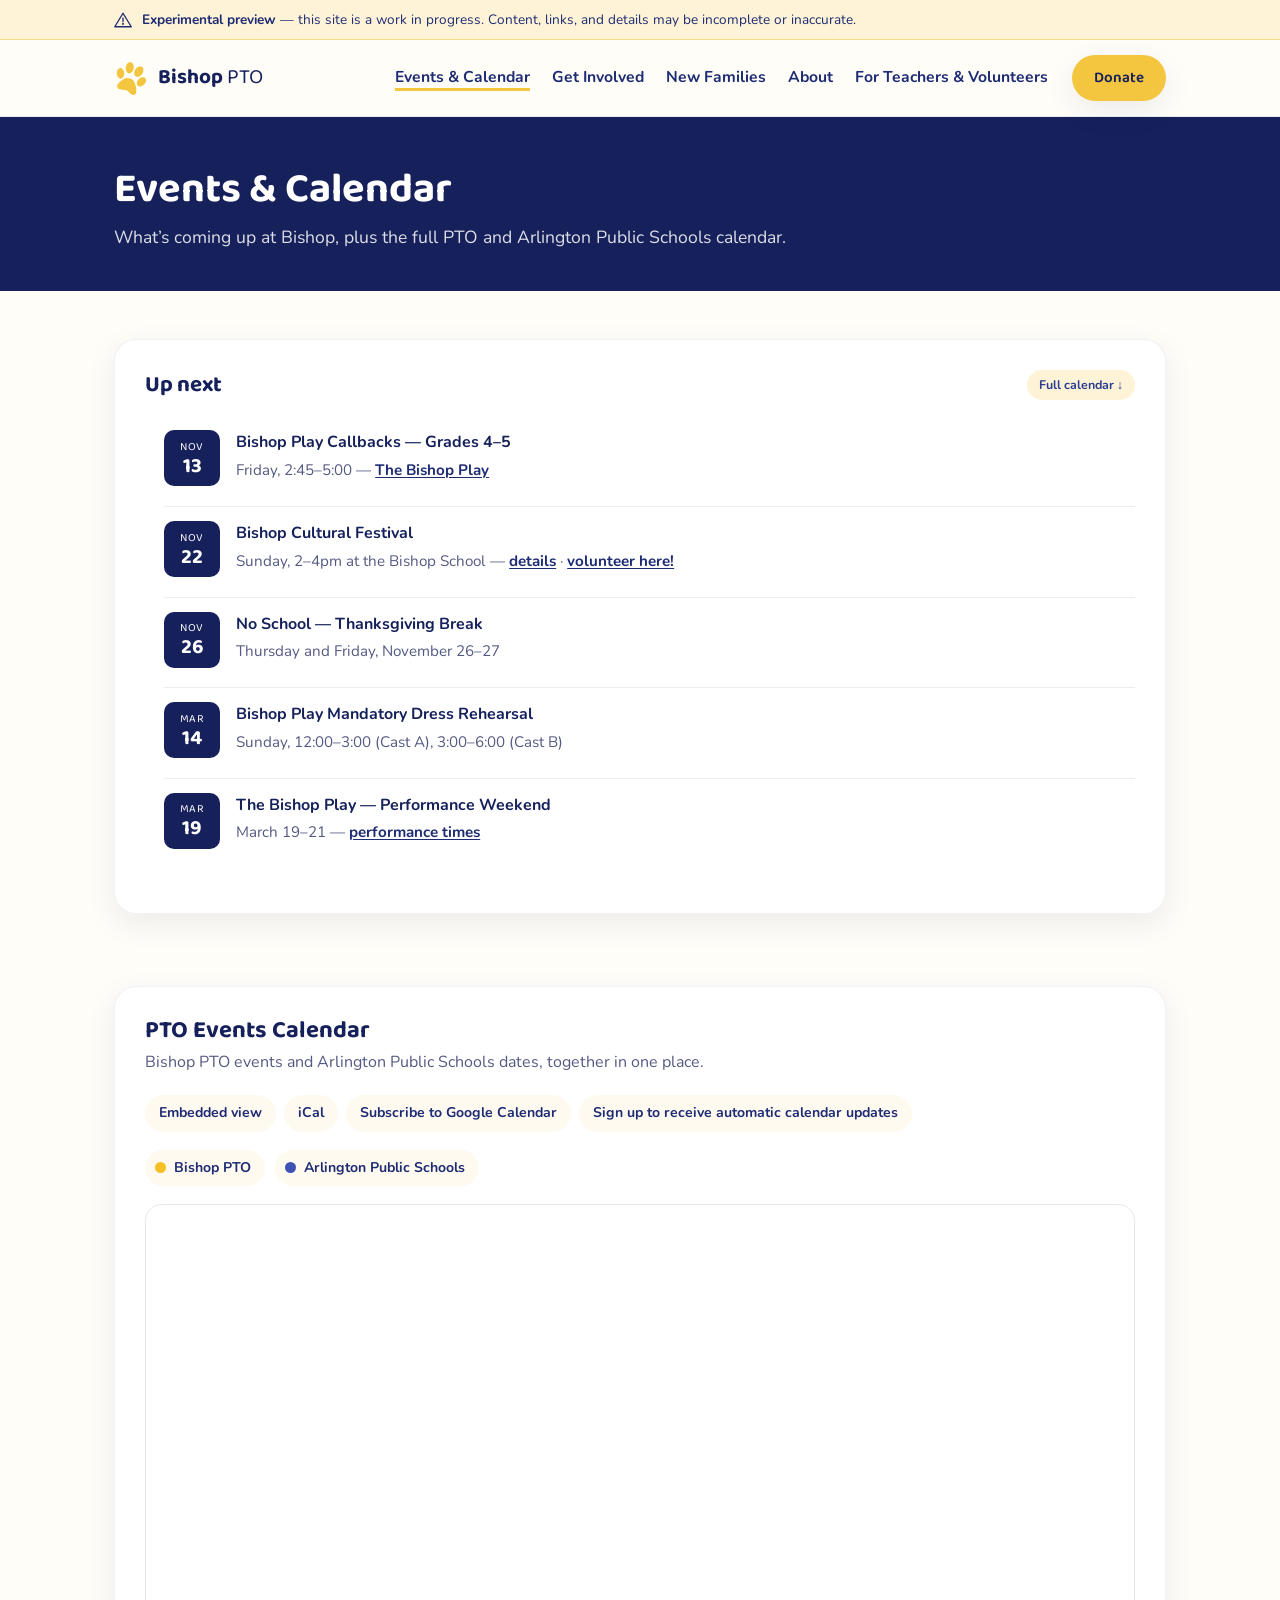
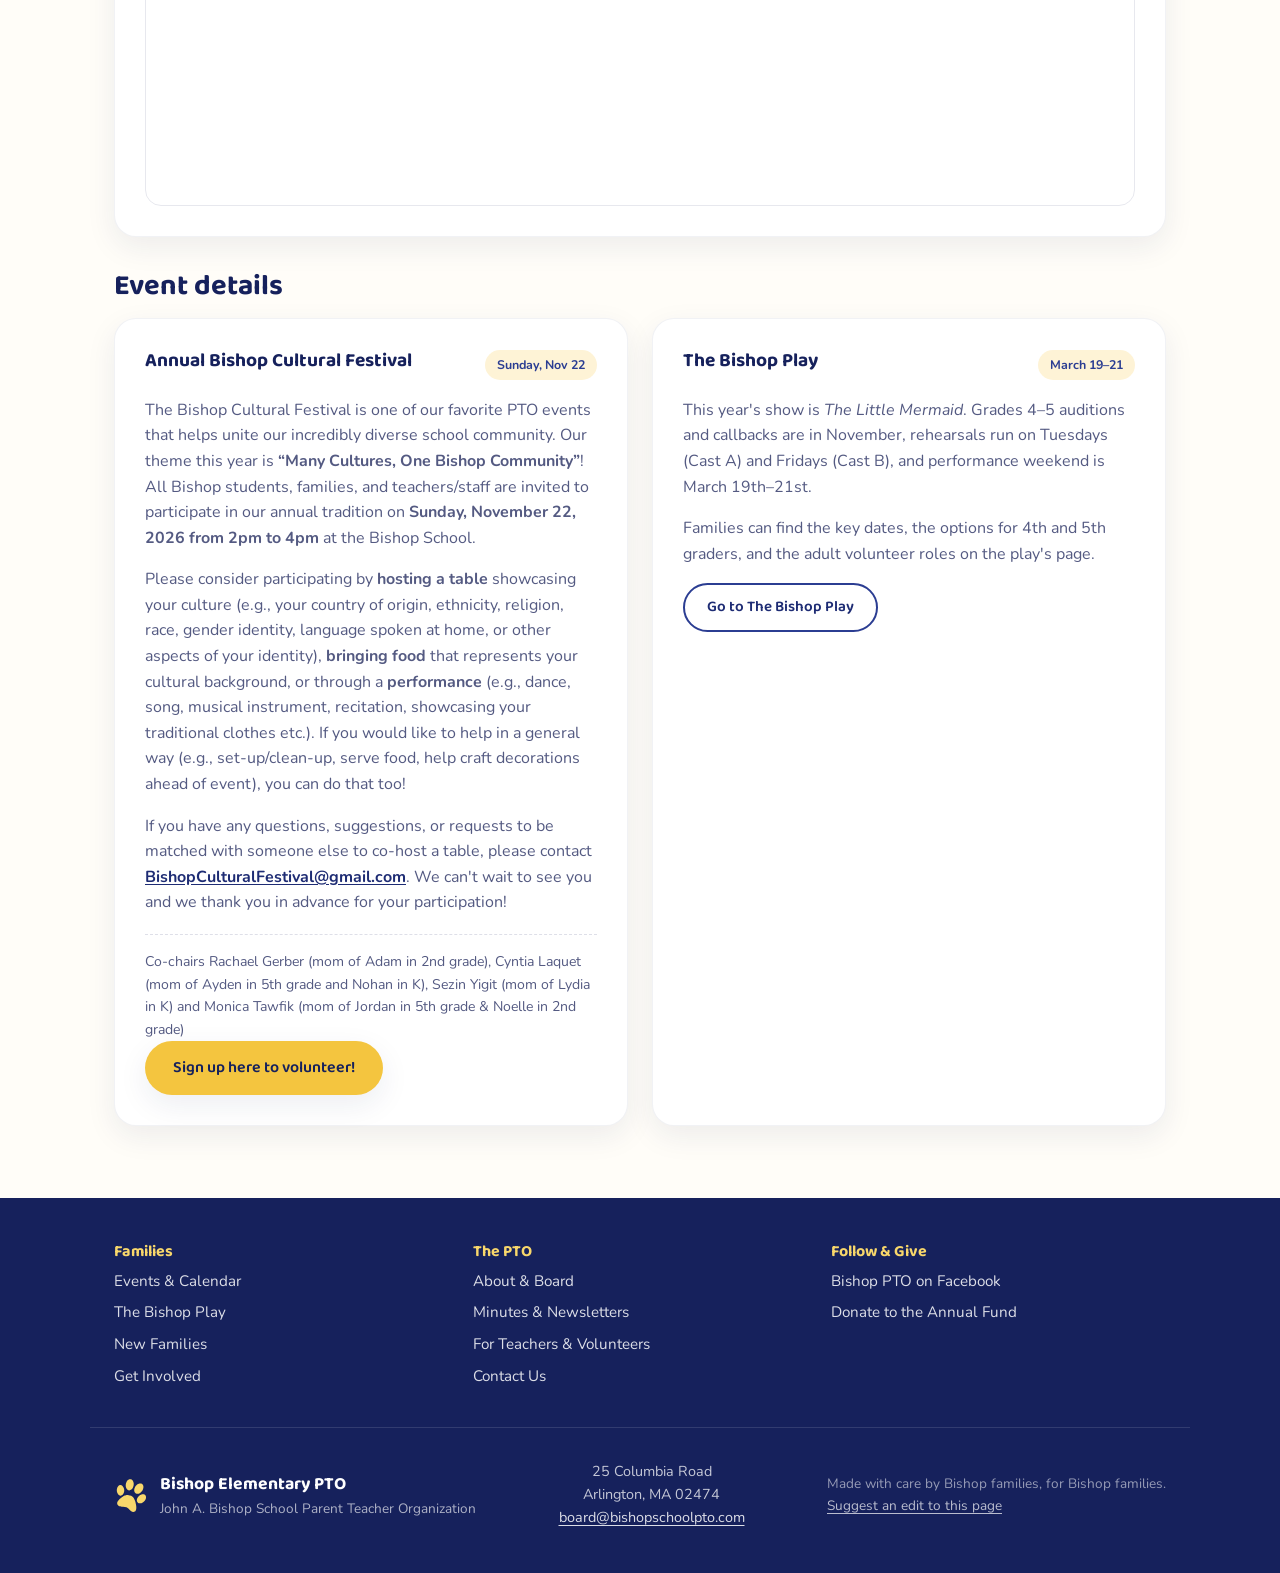
<file: events.html>
<!DOCTYPE html>
<html lang="en">
<head>
  <meta charset="UTF-8">
  <meta name="viewport" content="width=device-width, initial-scale=1.0">
  <title>Events &amp; Calendar | Bishop Elementary PTO</title>
  <meta name="description" content="Upcoming Bishop PTO events and the PTO calendar.">
  <link rel="icon" href="favicon.svg" type="image/svg+xml">
  <link rel="apple-touch-icon" href="apple-touch-icon.png">
  <meta property="og:type" content="website">
  <meta property="og:site_name" content="Bishop Elementary PTO">
  <meta property="og:image" content="https://preview.bishopschoolpto.com/assets/og-image.png">
  <meta property="og:image:alt" content="Bishop Elementary PTO paw print logo">
  <meta name="twitter:card" content="summary_large_image">
  <link rel="preconnect" href="https://fonts.googleapis.com">
  <link rel="preconnect" href="https://fonts.gstatic.com" crossorigin="">
  <link href="https://fonts.googleapis.com/css2?family=Baloo+2:wght@500;600;700;800&amp;family=Nunito:wght@400;600;700;800&amp;display=swap" rel="stylesheet">
  <link rel="stylesheet" href="css/styles.css">
</head>
<body>

  <a class="skip-link" href="#main">Skip to main content</a>

  <div class="site-banners">
    <div class="site-banner site-banner--notice">
      <div class="wrap site-banner-inner">
        <svg class="site-banner-icon" viewBox="0 0 24 24" aria-hidden="true">
          <path d="M12 3 1 21h22L12 3z"/>
          <line x1="12" y1="9.5" x2="12" y2="14"/>
          <circle cx="12" cy="17.2" r="0.5"/>
        </svg>
        <p><strong>Experimental preview</strong> — this site is a work in progress. Content, links, and details may be incomplete or inaccurate.</p>
      </div>
    </div>
  </div>

  <header class="site-header">
    <div class="wrap header-bar">
      <a class="brand" href="index.html">
        <svg class="brand-mark" viewBox="-36.5 0 645 645" aria-hidden="true">
          <path fill-rule="evenodd" d="M326.9 644.1C326.5 644.0 324.9 643.9 323.4 643.7C314.9 642.9 308.3 640.8 298.8 635.9C289.0 630.8 283.2 626.0 268.3 610.9C256.9 599.3 238.5 581.2 235.5 578.7C222.9 568.2 209.9 559.9 199.3 555.7C180.5 548.3 159.3 544.2 134.4 543.1C101.2 541.8 84.3 539.5 67.5 534.3C34.8 524.2 18.0 496.5 24.9 463.8C26.9 454.3 31.1 445.9 39.2 435.6C40.8 433.5 44.3 429.1 46.9 425.8C70.6 395.3 103.8 367.5 141.1 346.8C143.6 345.4 147.0 343.5 148.8 342.5C156.6 338.2 175.3 331.2 186.4 328.6C200.2 325.4 225.2 323.6 238.4 325.0C258.8 327.2 272.1 330.8 288.4 338.7C310.2 349.3 323.7 360.9 336.5 379.9C339.8 384.6 340.5 385.8 344.6 392.9C350.9 403.9 353.1 408.4 355.9 416.0C356.8 418.5 358.7 423.2 360.0 426.2C367.9 444.6 375.5 474.2 381.1 508.5C381.9 513.1 382.7 518.0 383.0 519.4C383.5 522.1 384.7 530.3 385.4 535.2C385.6 537.0 385.9 541.8 386.0 545.9C386.1 550.0 386.4 556.2 386.5 559.8C386.9 568.5 386.7 571.0 385.0 587.0C382.5 609.9 372.5 628.6 358.2 637.2C349.4 642.4 336.6 645.2 326.9 644.1ZM448.2 480.7C439.4 479.7 428.5 476.4 422.2 472.8C413.6 467.8 404.8 457.0 400.6 446.0C397.2 437.2 395.4 423.4 396.6 415.5C400.1 393.7 403.4 385.6 416.6 365.7C425.3 352.6 430.4 346.9 441.8 337.2C455.5 325.5 467.5 318.8 485.4 313.0C503.3 307.1 528.3 307.9 542.1 314.8C556.6 322.0 566.3 335.0 569.7 351.8C572.6 365.8 572.4 373.0 568.3 389.1C565.4 400.9 559.6 413.2 550.4 427.0C547.0 432.1 538.0 442.6 532.7 447.5C516.7 462.2 502.0 471.1 483.6 477.0C473.0 480.4 458.6 481.9 448.2 480.7ZM82.9 334.4C68.3 332.0 59.3 326.5 45.2 311.6C22.1 287.0 11.7 246.5 18.9 208.5C22.7 188.1 29.3 173.4 42.3 156.2C52.9 142.1 66.9 135.2 84.6 135.1C100.4 135.1 114.3 140.8 124.4 151.4C137.5 165.0 146.8 180.8 151.9 198.1C160.0 225.8 159.9 248.9 151.4 277.2C147.1 291.5 142.3 300.0 130.4 314.6C119.4 328.0 98.2 336.9 82.9 334.4ZM396.2 299.7C371.5 297.4 351.4 273.6 347.4 242.1C346.9 238.0 347.0 219.6 347.6 216.3C349.3 206.1 353.7 191.6 357.8 183.2C371.4 155.0 386.1 137.2 409.5 120.4C415.3 116.2 423.9 111.9 434.4 108.0C449.7 102.3 469.7 101.5 481.1 106.3C503.3 115.5 514.2 128.7 519.8 153.4C521.5 160.4 521.6 161.9 521.6 169.9C521.6 183.0 521.1 185.7 515.2 206.4C510.7 222.2 498.8 243.6 486.8 257.5C479.2 266.4 467.9 276.5 459.1 282.3C440.0 295.1 416.3 301.6 396.2 299.7ZM248.2 235.5C232.8 233.8 220.3 226.7 209.9 213.5C197.5 198.0 191.2 182.9 187.0 159.2C184.9 147.6 185.9 126.7 189.3 110.9C192.0 97.8 197.3 82.8 203.1 71.6C215.7 47.2 229.6 34.5 253.2 25.5C262.8 21.8 274.4 21.1 284.2 23.6C302.3 28.2 319.8 45.8 329.3 68.9C333.5 79.1 335.1 84.9 336.4 94.5C341.3 130.9 332.6 169.0 312.7 198.9C306.7 207.8 303.1 211.6 292.8 219.9C279.3 230.8 261.7 236.9 248.2 235.5Z"/>
        </svg>
        <span class="brand-text">
          <strong>Bishop</strong> PTO
        </span>
      </a>

      <nav class="primary-nav" id="primaryNav">
        <ul>
          <li><a href="events.html" aria-current="page">Events &amp; Calendar</a></li>
          <li><a href="get-involved.html">Get Involved</a></li>
          <li><a href="new-families.html">New Families</a></li>
          <li><a href="about.html">About</a></li>
          <li><a href="for-teachers.html">For Teachers &amp; Volunteers</a></li>
        </ul>
      </nav>

      <a class="btn btn-gold header-donate" href="https://www.zeffy.com/en-US/donation-form/john-a-bishop-parent-teacher-organization" target="_blank" rel="noopener noreferrer">Donate</a>

      <button class="nav-toggle" id="navToggle" aria-expanded="false" aria-controls="primaryNav" aria-label="Toggle menu">
        <span></span><span></span><span></span>
      </button>
    </div>
  </header>

  <main id="main">

    <section class="page-hero">
      <div class="wrap">
        <h1>Events &amp; Calendar</h1>
        <p>What’s coming up at Bishop, plus the full PTO and Arlington Public Schools calendar.</p>
      </div>
    </section>

    <section class="wrap page-section" id="up-next">
      <article class="card card-events">
        <div class="card-head">
          <h2>Up next</h2>
          <a class="card-tag" href="#calendar">Full calendar ↓</a>
        </div>
        <ul class="event-list">
          <li data-until="2026-11-13">
            <span class="event-date">
              <span class="event-month">NOV</span>
              <span class="event-day">13</span>
            </span>
            <span class="event-info">
              <strong>Bishop Play Callbacks — Grades 4–5</strong>
              <span>Friday, 2:45–5:00 — <a href="bishop-play.html">The Bishop Play</a></span>
            </span>
          </li>
          <li data-until="2026-11-22">
            <span class="event-date">
              <span class="event-month">NOV</span>
              <span class="event-day">22</span>
            </span>
            <span class="event-info">
              <strong>Bishop Cultural Festival</strong>
              <span>Sunday, 2–4pm at the Bishop School — <a href="#cultural-festival">details</a> · <a href="https://www.signupgenius.com/go/10C054AABAB23A3F5C25-66013482-bishop#/" target="_blank" rel="noopener noreferrer">volunteer here!</a></span>
            </span>
          </li>
          <li data-until="2026-11-27">
            <span class="event-date">
              <span class="event-month">NOV</span>
              <span class="event-day">26</span>
            </span>
            <span class="event-info">
              <strong>No School — Thanksgiving Break</strong>
              <span>Thursday and Friday, November 26–27</span>
            </span>
          </li>
          <li data-until="2027-03-14">
            <span class="event-date">
              <span class="event-month">MAR</span>
              <span class="event-day">14</span>
            </span>
            <span class="event-info">
              <strong>Bishop Play Mandatory Dress Rehearsal</strong>
              <span>Sunday, 12:00–3:00 (Cast A), 3:00–6:00 (Cast B)</span>
            </span>
          </li>
          <li data-until="2027-03-21">
            <span class="event-date">
              <span class="event-month">MAR</span>
              <span class="event-day">19</span>
            </span>
            <span class="event-info">
              <strong>The Bishop Play — Performance Weekend</strong>
              <span>March 19–21 — <a href="bishop-play.html">performance times</a></span>
            </span>
          </li>
        </ul>
      </article>
    </section>

    <section class="calendar-section calendar-section--flush wrap" id="calendar">
      <div class="calendar-card">
        <div class="calendar-card-head">
          <div>
            <h2>PTO Events Calendar</h2>
            <p>Bishop PTO events and Arlington Public Schools dates, together in one place.</p>
          </div>
        </div>

        <ul class="link-row">
          <li><a href="https://calendar.google.com/calendar/embed?src=f2bd9435d3a5343285c84922cdcbc149eb9737742fb4d605b3198105c77fdaf5%40group.calendar.google.com&amp;ctz=America%2FNew_York" target="_blank" rel="noopener noreferrer">Embedded view</a></li>
          <li><a href="https://calendar.google.com/calendar/ical/f2bd9435d3a5343285c84922cdcbc149eb9737742fb4d605b3198105c77fdaf5%40group.calendar.google.com/public/basic.ics">iCal</a></li>
          <li><a href="https://calendar.google.com/calendar/u/0?cid=ZjJiZDk0MzVkM2E1MzQzMjg1Yzg0OTIyY2RjYmMxNDllYjk3Mzc3NDJmYjRkNjA1YjMxOTgxMDVjNzdmZGFmNUBncm91cC5jYWxlbmRhci5nb29nbGUuY29t" target="_blank" rel="noopener noreferrer">Subscribe to Google Calendar</a></li>
          <li><a href="https://www.bishopschoolpto.com/user_subscriptions" target="_blank" rel="noopener noreferrer">Sign up to receive automatic calendar updates</a></li>
        </ul>

        <ul class="calendar-legend">
          <li>
            <a href="https://calendar.google.com/calendar/u/0?cid=ZjJiZDk0MzVkM2E1MzQzMjg1Yzg0OTIyY2RjYmMxNDllYjk3Mzc3NDJmYjRkNjA1YjMxOTgxMDVjNzdmZGFmNUBncm91cC5jYWxlbmRhci5nb29nbGUuY29t" target="_blank" rel="noopener noreferrer">
              <span class="legend-dot legend-dot-pto"></span> Bishop PTO
            </a>
          </li>
          <li>
            <a href="https://calendar.google.com/calendar/u/0?cid=ZjEzYzI4Y2E3NTkwOTQ4NjNkODJhOGM0NDExNjM3Nzk2OWQwYjhhYWY1Njc0MjZiZTAzODEyYTk5ZmM2MWZkNEBncm91cC5jYWxlbmRhci5nb29nbGUuY29t" target="_blank" rel="noopener noreferrer">
              <span class="legend-dot legend-dot-aps"></span> Arlington Public Schools
            </a>
          </li>
        </ul>

        <div class="calendar-embed">
          <iframe src="https://calendar.google.com/calendar/embed?src=f2bd9435d3a5343285c84922cdcbc149eb9737742fb4d605b3198105c77fdaf5%40group.calendar.google.com&amp;color=%23F6BF26&amp;src=f13c28ca759094863d82a8c44116377969d0b8aaf567426be03812a99fc61fd4%40group.calendar.google.com&amp;color=%233F51B5&amp;ctz=America%2FNew_York&amp;mode=MONTH&amp;showTitle=0&amp;showPrint=0&amp;showTabs=0&amp;showCalendars=0&amp;showTz=0&amp;bgcolor=%23FFFFFF" title="Bishop PTO and Arlington Public Schools events calendar" loading="lazy" frameborder="0" scrolling="no" width="100%" height="600"></iframe>
        </div>
      </div>
    </section>

    <section class="wrap page-section page-section--tight">
      <h2>Event details</h2>
      <div class="content-grid content-grid--flush">
        <article class="card" id="cultural-festival" data-until="2026-11-22">
          <div class="card-head">
            <h3>Annual Bishop Cultural Festival</h3>
            <span class="card-tag">Sunday, Nov 22</span>
          </div>
          <p>
            The Bishop Cultural Festival is one of our favorite PTO events that helps unite our incredibly diverse
            school community. Our theme this year is <strong>“Many Cultures, One Bishop Community”</strong>! All
            Bishop students, families, and teachers/staff are invited to participate in our annual tradition on
            <strong>Sunday, November 22, 2026 from 2pm to 4pm</strong> at the Bishop School.
          </p>
          <p>
            Please consider participating by <strong>hosting a table</strong> showcasing your culture (e.g., your
            country of origin, ethnicity, religion, race, gender identity, language spoken at home, or other aspects
            of your identity), <strong>bringing food</strong> that represents your cultural background, or through a
            <strong>performance</strong> (e.g., dance, song, musical instrument, recitation, showcasing your
            traditional clothes etc.). If you would like to help in a general way (e.g., set-up/clean-up, serve food,
            help craft decorations ahead of event), you can do that too!
          </p>
          <p>
            If you have any questions, suggestions, or requests to be matched with someone else to co-host a table,
            please contact <a href="mailto:BishopCulturalFestival@gmail.com">BishopCulturalFestival@gmail.com</a>. We can't wait to see you and we thank you in
            advance for your participation!
          </p>
          <p class="card-note">
            Co-chairs Rachael Gerber (mom of Adam in 2nd grade), Cyntia Laquet (mom of Ayden in 5th grade and Nohan
            in K), Sezin Yigit (mom of Lydia in K) and Monica Tawfik (mom of Jordan in 5th grade &amp; Noelle in
            2nd grade)
          </p>
          <a class="btn btn-gold" href="https://www.signupgenius.com/go/10C054AABAB23A3F5C25-66013482-bishop#/" target="_blank" rel="noopener noreferrer">Sign up here to volunteer!</a>
        </article>

        <article class="card" id="bishop-play" data-until="2027-03-21">
          <div class="card-head">
            <h3>The Bishop Play</h3>
            <span class="card-tag">March 19–21</span>
          </div>
          <p>
            This year's show is <em>The Little Mermaid</em>. Grades 4–5 auditions and callbacks are in November,
            rehearsals run on Tuesdays (Cast A) and Fridays (Cast B), and performance weekend is March 19th–21st.
          </p>
          <p>
            Families can find the key dates, the options for 4th and 5th graders, and the adult volunteer roles on
            the play's page.
          </p>
          <a class="btn btn-navy-outline" href="bishop-play.html">Go to The Bishop Play</a>
        </article>
      </div>
    </section>

  </main>

  <footer class="site-footer">
    <div class="wrap footer-top">
      <nav class="footer-nav" aria-label="Site map">
        <div>
          <h2>Families</h2>
          <ul>
            <li><a href="events.html">Events &amp; Calendar</a></li>
            <li><a href="bishop-play.html">The Bishop Play</a></li>
            <li><a href="new-families.html">New Families</a></li>
            <li><a href="get-involved.html">Get Involved</a></li>
          </ul>
        </div>
        <div>
          <h2>The PTO</h2>
          <ul>
            <li><a href="about.html">About &amp; Board</a></li>
            <li><a href="about.html#minutes">Minutes &amp; Newsletters</a></li>
            <li><a href="for-teachers.html">For Teachers &amp; Volunteers</a></li>
            <li><a href="contact.html">Contact Us</a></li>
          </ul>
        </div>
        <div>
          <h2>Follow &amp; Give</h2>
          <ul>
            <li><a href="https://www.facebook.com/groups/BishopPTO" target="_blank" rel="noopener noreferrer">Bishop PTO on Facebook</a></li>
            <li><a href="https://www.zeffy.com/en-US/donation-form/john-a-bishop-parent-teacher-organization" target="_blank" rel="noopener noreferrer">Donate to the Annual Fund</a></li>
          </ul>
        </div>
      </nav>
    </div>
    <div class="wrap footer-inner">
      <div class="footer-brand">
        <svg class="brand-mark brand-mark-light" viewBox="-36.5 0 645 645" aria-hidden="true">
          <path fill-rule="evenodd" d="M326.9 644.1C326.5 644.0 324.9 643.9 323.4 643.7C314.9 642.9 308.3 640.8 298.8 635.9C289.0 630.8 283.2 626.0 268.3 610.9C256.9 599.3 238.5 581.2 235.5 578.7C222.9 568.2 209.9 559.9 199.3 555.7C180.5 548.3 159.3 544.2 134.4 543.1C101.2 541.8 84.3 539.5 67.5 534.3C34.8 524.2 18.0 496.5 24.9 463.8C26.9 454.3 31.1 445.9 39.2 435.6C40.8 433.5 44.3 429.1 46.9 425.8C70.6 395.3 103.8 367.5 141.1 346.8C143.6 345.4 147.0 343.5 148.8 342.5C156.6 338.2 175.3 331.2 186.4 328.6C200.2 325.4 225.2 323.6 238.4 325.0C258.8 327.2 272.1 330.8 288.4 338.7C310.2 349.3 323.7 360.9 336.5 379.9C339.8 384.6 340.5 385.8 344.6 392.9C350.9 403.9 353.1 408.4 355.9 416.0C356.8 418.5 358.7 423.2 360.0 426.2C367.9 444.6 375.5 474.2 381.1 508.5C381.9 513.1 382.7 518.0 383.0 519.4C383.5 522.1 384.7 530.3 385.4 535.2C385.6 537.0 385.9 541.8 386.0 545.9C386.1 550.0 386.4 556.2 386.5 559.8C386.9 568.5 386.7 571.0 385.0 587.0C382.5 609.9 372.5 628.6 358.2 637.2C349.4 642.4 336.6 645.2 326.9 644.1ZM448.2 480.7C439.4 479.7 428.5 476.4 422.2 472.8C413.6 467.8 404.8 457.0 400.6 446.0C397.2 437.2 395.4 423.4 396.6 415.5C400.1 393.7 403.4 385.6 416.6 365.7C425.3 352.6 430.4 346.9 441.8 337.2C455.5 325.5 467.5 318.8 485.4 313.0C503.3 307.1 528.3 307.9 542.1 314.8C556.6 322.0 566.3 335.0 569.7 351.8C572.6 365.8 572.4 373.0 568.3 389.1C565.4 400.9 559.6 413.2 550.4 427.0C547.0 432.1 538.0 442.6 532.7 447.5C516.7 462.2 502.0 471.1 483.6 477.0C473.0 480.4 458.6 481.9 448.2 480.7ZM82.9 334.4C68.3 332.0 59.3 326.5 45.2 311.6C22.1 287.0 11.7 246.5 18.9 208.5C22.7 188.1 29.3 173.4 42.3 156.2C52.9 142.1 66.9 135.2 84.6 135.1C100.4 135.1 114.3 140.8 124.4 151.4C137.5 165.0 146.8 180.8 151.9 198.1C160.0 225.8 159.9 248.9 151.4 277.2C147.1 291.5 142.3 300.0 130.4 314.6C119.4 328.0 98.2 336.9 82.9 334.4ZM396.2 299.7C371.5 297.4 351.4 273.6 347.4 242.1C346.9 238.0 347.0 219.6 347.6 216.3C349.3 206.1 353.7 191.6 357.8 183.2C371.4 155.0 386.1 137.2 409.5 120.4C415.3 116.2 423.9 111.9 434.4 108.0C449.7 102.3 469.7 101.5 481.1 106.3C503.3 115.5 514.2 128.7 519.8 153.4C521.5 160.4 521.6 161.9 521.6 169.9C521.6 183.0 521.1 185.7 515.2 206.4C510.7 222.2 498.8 243.6 486.8 257.5C479.2 266.4 467.9 276.5 459.1 282.3C440.0 295.1 416.3 301.6 396.2 299.7ZM248.2 235.5C232.8 233.8 220.3 226.7 209.9 213.5C197.5 198.0 191.2 182.9 187.0 159.2C184.9 147.6 185.9 126.7 189.3 110.9C192.0 97.8 197.3 82.8 203.1 71.6C215.7 47.2 229.6 34.5 253.2 25.5C262.8 21.8 274.4 21.1 284.2 23.6C302.3 28.2 319.8 45.8 329.3 68.9C333.5 79.1 335.1 84.9 336.4 94.5C341.3 130.9 332.6 169.0 312.7 198.9C306.7 207.8 303.1 211.6 292.8 219.9C279.3 230.8 261.7 236.9 248.2 235.5Z"/>
        </svg>
        <div>
          <strong>Bishop Elementary PTO</strong>
          <p>John A. Bishop School Parent Teacher Organization</p>
        </div>
      </div>
      <address class="footer-address">
        25 Columbia Road<br>
        Arlington, MA 02474<br>
        <a href="mailto:board@bishopschoolpto.com">board@bishopschoolpto.com</a>
      </address>
      <p class="footer-note">
        Made with care by Bishop families, for Bishop families.<br>
        <a class="footer-edit" href="#edit" data-edit="">Suggest an edit to this page</a>
      </p>
    </div>
  </footer>

  <script src="js/script.js"></script>
</body>
</html>
</file>
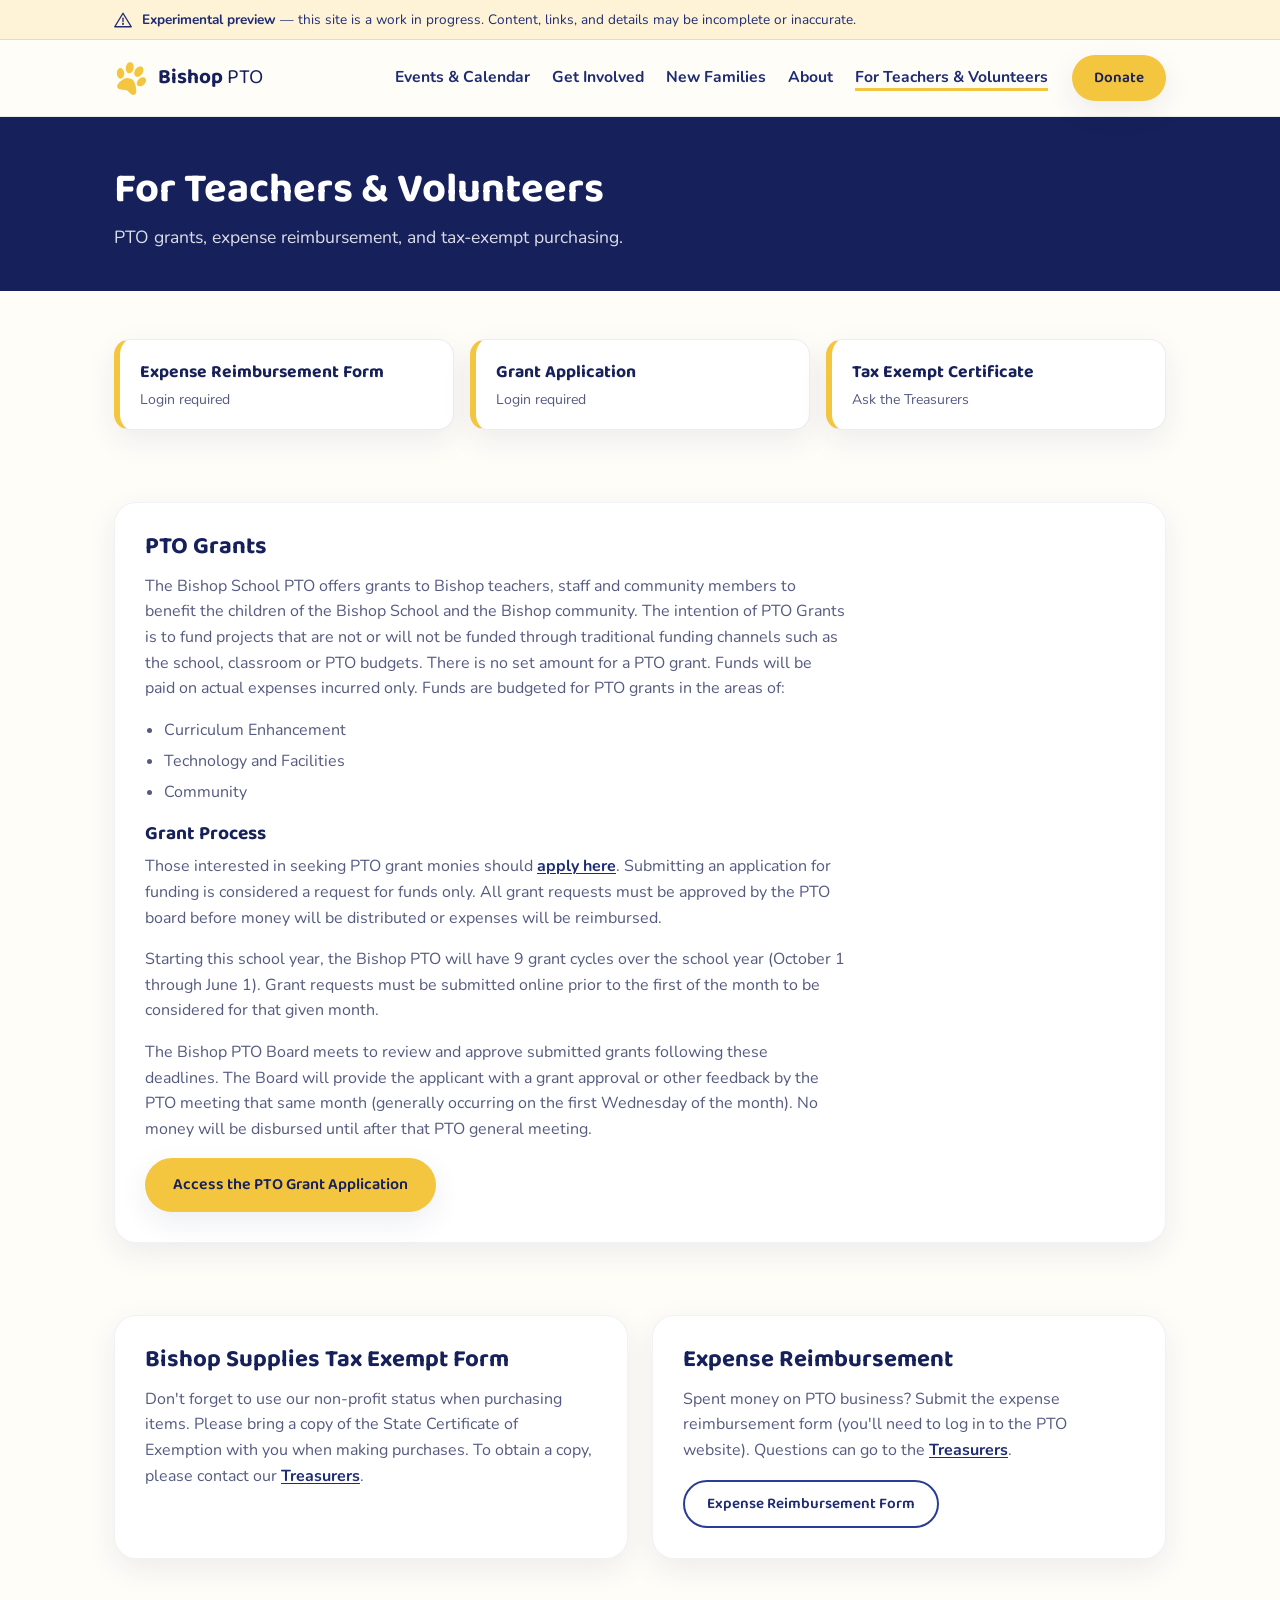
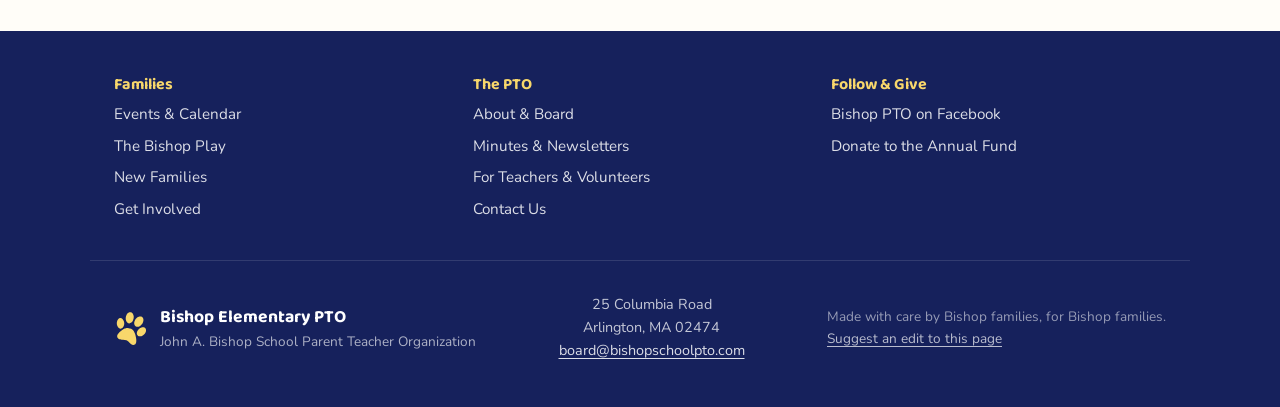
<file: for-teachers.html>
<!DOCTYPE html>
<html lang="en">
<head>
  <meta charset="UTF-8">
  <meta name="viewport" content="width=device-width, initial-scale=1.0">
  <title>For Teachers &amp; Volunteers | Bishop Elementary PTO</title>
  <meta name="description" content="PTO grants, expense reimbursement, and the tax-exempt form.">
  <link rel="icon" href="favicon.svg" type="image/svg+xml">
  <link rel="apple-touch-icon" href="apple-touch-icon.png">
  <meta property="og:type" content="website">
  <meta property="og:site_name" content="Bishop Elementary PTO">
  <meta property="og:image" content="https://preview.bishopschoolpto.com/assets/og-image.png">
  <meta property="og:image:alt" content="Bishop Elementary PTO paw print logo">
  <meta name="twitter:card" content="summary_large_image">
  <link rel="preconnect" href="https://fonts.googleapis.com">
  <link rel="preconnect" href="https://fonts.gstatic.com" crossorigin="">
  <link href="https://fonts.googleapis.com/css2?family=Baloo+2:wght@500;600;700;800&amp;family=Nunito:wght@400;600;700;800&amp;display=swap" rel="stylesheet">
  <link rel="stylesheet" href="css/styles.css">
</head>
<body>

  <a class="skip-link" href="#main">Skip to main content</a>

  <div class="site-banners">
    <div class="site-banner site-banner--notice">
      <div class="wrap site-banner-inner">
        <svg class="site-banner-icon" viewBox="0 0 24 24" aria-hidden="true">
          <path d="M12 3 1 21h22L12 3z"/>
          <line x1="12" y1="9.5" x2="12" y2="14"/>
          <circle cx="12" cy="17.2" r="0.5"/>
        </svg>
        <p><strong>Experimental preview</strong> — this site is a work in progress. Content, links, and details may be incomplete or inaccurate.</p>
      </div>
    </div>
  </div>

  <header class="site-header">
    <div class="wrap header-bar">
      <a class="brand" href="index.html">
        <svg class="brand-mark" viewBox="-36.5 0 645 645" aria-hidden="true">
          <path fill-rule="evenodd" d="M326.9 644.1C326.5 644.0 324.9 643.9 323.4 643.7C314.9 642.9 308.3 640.8 298.8 635.9C289.0 630.8 283.2 626.0 268.3 610.9C256.9 599.3 238.5 581.2 235.5 578.7C222.9 568.2 209.9 559.9 199.3 555.7C180.5 548.3 159.3 544.2 134.4 543.1C101.2 541.8 84.3 539.5 67.5 534.3C34.8 524.2 18.0 496.5 24.9 463.8C26.9 454.3 31.1 445.9 39.2 435.6C40.8 433.5 44.3 429.1 46.9 425.8C70.6 395.3 103.8 367.5 141.1 346.8C143.6 345.4 147.0 343.5 148.8 342.5C156.6 338.2 175.3 331.2 186.4 328.6C200.2 325.4 225.2 323.6 238.4 325.0C258.8 327.2 272.1 330.8 288.4 338.7C310.2 349.3 323.7 360.9 336.5 379.9C339.8 384.6 340.5 385.8 344.6 392.9C350.9 403.9 353.1 408.4 355.9 416.0C356.8 418.5 358.7 423.2 360.0 426.2C367.9 444.6 375.5 474.2 381.1 508.5C381.9 513.1 382.7 518.0 383.0 519.4C383.5 522.1 384.7 530.3 385.4 535.2C385.6 537.0 385.9 541.8 386.0 545.9C386.1 550.0 386.4 556.2 386.5 559.8C386.9 568.5 386.7 571.0 385.0 587.0C382.5 609.9 372.5 628.6 358.2 637.2C349.4 642.4 336.6 645.2 326.9 644.1ZM448.2 480.7C439.4 479.7 428.5 476.4 422.2 472.8C413.6 467.8 404.8 457.0 400.6 446.0C397.2 437.2 395.4 423.4 396.6 415.5C400.1 393.7 403.4 385.6 416.6 365.7C425.3 352.6 430.4 346.9 441.8 337.2C455.5 325.5 467.5 318.8 485.4 313.0C503.3 307.1 528.3 307.9 542.1 314.8C556.6 322.0 566.3 335.0 569.7 351.8C572.6 365.8 572.4 373.0 568.3 389.1C565.4 400.9 559.6 413.2 550.4 427.0C547.0 432.1 538.0 442.6 532.7 447.5C516.7 462.2 502.0 471.1 483.6 477.0C473.0 480.4 458.6 481.9 448.2 480.7ZM82.9 334.4C68.3 332.0 59.3 326.5 45.2 311.6C22.1 287.0 11.7 246.5 18.9 208.5C22.7 188.1 29.3 173.4 42.3 156.2C52.9 142.1 66.9 135.2 84.6 135.1C100.4 135.1 114.3 140.8 124.4 151.4C137.5 165.0 146.8 180.8 151.9 198.1C160.0 225.8 159.9 248.9 151.4 277.2C147.1 291.5 142.3 300.0 130.4 314.6C119.4 328.0 98.2 336.9 82.9 334.4ZM396.2 299.7C371.5 297.4 351.4 273.6 347.4 242.1C346.9 238.0 347.0 219.6 347.6 216.3C349.3 206.1 353.7 191.6 357.8 183.2C371.4 155.0 386.1 137.2 409.5 120.4C415.3 116.2 423.9 111.9 434.4 108.0C449.7 102.3 469.7 101.5 481.1 106.3C503.3 115.5 514.2 128.7 519.8 153.4C521.5 160.4 521.6 161.9 521.6 169.9C521.6 183.0 521.1 185.7 515.2 206.4C510.7 222.2 498.8 243.6 486.8 257.5C479.2 266.4 467.9 276.5 459.1 282.3C440.0 295.1 416.3 301.6 396.2 299.7ZM248.2 235.5C232.8 233.8 220.3 226.7 209.9 213.5C197.5 198.0 191.2 182.9 187.0 159.2C184.9 147.6 185.9 126.7 189.3 110.9C192.0 97.8 197.3 82.8 203.1 71.6C215.7 47.2 229.6 34.5 253.2 25.5C262.8 21.8 274.4 21.1 284.2 23.6C302.3 28.2 319.8 45.8 329.3 68.9C333.5 79.1 335.1 84.9 336.4 94.5C341.3 130.9 332.6 169.0 312.7 198.9C306.7 207.8 303.1 211.6 292.8 219.9C279.3 230.8 261.7 236.9 248.2 235.5Z"/>
        </svg>
        <span class="brand-text">
          <strong>Bishop</strong> PTO
        </span>
      </a>

      <nav class="primary-nav" id="primaryNav">
        <ul>
          <li><a href="events.html">Events &amp; Calendar</a></li>
          <li><a href="get-involved.html">Get Involved</a></li>
          <li><a href="new-families.html">New Families</a></li>
          <li><a href="about.html">About</a></li>
          <li><a href="for-teachers.html" aria-current="page">For Teachers &amp; Volunteers</a></li>
        </ul>
      </nav>

      <a class="btn btn-gold header-donate" href="https://www.zeffy.com/en-US/donation-form/john-a-bishop-parent-teacher-organization" target="_blank" rel="noopener noreferrer">Donate</a>

      <button class="nav-toggle" id="navToggle" aria-expanded="false" aria-controls="primaryNav" aria-label="Toggle menu">
        <span></span><span></span><span></span>
      </button>
    </div>
  </header>

  <main id="main">

    <section class="page-hero">
      <div class="wrap">
        <h1>For Teachers &amp; Volunteers</h1>
        <p>PTO grants, expense reimbursement, and tax-exempt purchasing.</p>
      </div>
    </section>

    <section class="wrap page-section" id="forms">
      <div class="quick-forms">
        <a class="quick-form" href="https://www.bishopschoolpto.com/packet/63" target="_blank" rel="noopener noreferrer"><strong>Expense Reimbursement Form</strong><span>Login required</span></a>
        <a class="quick-form" href="https://www.bishopschoolpto.com/packet/65" target="_blank" rel="noopener noreferrer"><strong>Grant Application</strong><span>Login required</span></a>
        <a class="quick-form" href="mailto:treasurer@bishopschoolpto.com"><strong>Tax Exempt Certificate</strong><span>Ask the Treasurers</span></a>
      </div>
    </section>

    <section class="wrap page-section page-section--tight" id="grants">
      <div class="card prose">
        <h2>PTO Grants</h2>
        <p>
          The Bishop School PTO offers grants to Bishop teachers, staff and community members to benefit the children
          of the Bishop School and the Bishop community. The intention of PTO Grants is to fund projects that are not
          or will not be funded through traditional funding channels such as the school, classroom or PTO budgets.
          There is no set amount for a PTO grant. Funds will be paid on actual expenses incurred only. Funds are
          budgeted for PTO grants in the areas of:
        </p>
        <ul>
          <li>Curriculum Enhancement</li>
          <li>Technology and Facilities</li>
          <li>Community</li>
        </ul>
        <h3>Grant Process</h3>
        <p>
          Those interested in seeking PTO grant monies should <a href="https://www.bishopschoolpto.com/packet/61" target="_blank" rel="noopener noreferrer">apply here</a>.
          Submitting an application for funding is considered a request for funds only. All grant requests must be
          approved by the PTO board before money will be distributed or expenses will be reimbursed.
        </p>
        <p>
          Starting this school year, the Bishop PTO will have 9 grant cycles over the school year (October 1 through
          June 1). Grant requests must be submitted online prior to the first of the month to be considered for that
          given month.
        </p>
        <p>
          The Bishop PTO Board meets to review and approve submitted grants following these deadlines. The Board will
          provide the applicant with a grant approval or other feedback by the PTO meeting that same month (generally
          occurring on the first Wednesday of the month). No money will be disbursed until after that PTO general
          meeting.
        </p>
        <a class="btn btn-gold" href="https://www.bishopschoolpto.com/packet/61" target="_blank" rel="noopener noreferrer">Access the PTO Grant Application</a>
      </div>
    </section>

    <section class="wrap page-section page-section--tight" id="tax-exempt">
      <div class="content-grid content-grid--flush">
        <article class="card">
          <h2>Bishop Supplies Tax Exempt Form</h2>
          <p>
            Don't forget to use our non-profit status when purchasing items. Please bring a copy of the State
            Certificate of Exemption with you when making purchases. To obtain a copy, please contact our
            <a href="mailto:treasurer@bishopschoolpto.com">Treasurers</a>.
          </p>
        </article>
        <article class="card" id="reimbursement">
          <h2>Expense Reimbursement</h2>
          <p>
            Spent money on PTO business? Submit the expense reimbursement form (you'll need to log in to the PTO
            website). Questions can go to the <a href="mailto:treasurer@bishopschoolpto.com">Treasurers</a>.
          </p>
          <a class="btn btn-navy-outline" href="https://www.bishopschoolpto.com/packet/63" target="_blank" rel="noopener noreferrer">Expense Reimbursement Form</a>
        </article>
      </div>
    </section>


  </main>

  <footer class="site-footer">
    <div class="wrap footer-top">
      <nav class="footer-nav" aria-label="Site map">
        <div>
          <h2>Families</h2>
          <ul>
            <li><a href="events.html">Events &amp; Calendar</a></li>
            <li><a href="bishop-play.html">The Bishop Play</a></li>
            <li><a href="new-families.html">New Families</a></li>
            <li><a href="get-involved.html">Get Involved</a></li>
          </ul>
        </div>
        <div>
          <h2>The PTO</h2>
          <ul>
            <li><a href="about.html">About &amp; Board</a></li>
            <li><a href="about.html#minutes">Minutes &amp; Newsletters</a></li>
            <li><a href="for-teachers.html">For Teachers &amp; Volunteers</a></li>
            <li><a href="contact.html">Contact Us</a></li>
          </ul>
        </div>
        <div>
          <h2>Follow &amp; Give</h2>
          <ul>
            <li><a href="https://www.facebook.com/groups/BishopPTO" target="_blank" rel="noopener noreferrer">Bishop PTO on Facebook</a></li>
            <li><a href="https://www.zeffy.com/en-US/donation-form/john-a-bishop-parent-teacher-organization" target="_blank" rel="noopener noreferrer">Donate to the Annual Fund</a></li>
          </ul>
        </div>
      </nav>
    </div>
    <div class="wrap footer-inner">
      <div class="footer-brand">
        <svg class="brand-mark brand-mark-light" viewBox="-36.5 0 645 645" aria-hidden="true">
          <path fill-rule="evenodd" d="M326.9 644.1C326.5 644.0 324.9 643.9 323.4 643.7C314.9 642.9 308.3 640.8 298.8 635.9C289.0 630.8 283.2 626.0 268.3 610.9C256.9 599.3 238.5 581.2 235.5 578.7C222.9 568.2 209.9 559.9 199.3 555.7C180.5 548.3 159.3 544.2 134.4 543.1C101.2 541.8 84.3 539.5 67.5 534.3C34.8 524.2 18.0 496.5 24.9 463.8C26.9 454.3 31.1 445.9 39.2 435.6C40.8 433.5 44.3 429.1 46.9 425.8C70.6 395.3 103.8 367.5 141.1 346.8C143.6 345.4 147.0 343.5 148.8 342.5C156.6 338.2 175.3 331.2 186.4 328.6C200.2 325.4 225.2 323.6 238.4 325.0C258.8 327.2 272.1 330.8 288.4 338.7C310.2 349.3 323.7 360.9 336.5 379.9C339.8 384.6 340.5 385.8 344.6 392.9C350.9 403.9 353.1 408.4 355.9 416.0C356.8 418.5 358.7 423.2 360.0 426.2C367.9 444.6 375.5 474.2 381.1 508.5C381.9 513.1 382.7 518.0 383.0 519.4C383.5 522.1 384.7 530.3 385.4 535.2C385.6 537.0 385.9 541.8 386.0 545.9C386.1 550.0 386.4 556.2 386.5 559.8C386.9 568.5 386.7 571.0 385.0 587.0C382.5 609.9 372.5 628.6 358.2 637.2C349.4 642.4 336.6 645.2 326.9 644.1ZM448.2 480.7C439.4 479.7 428.5 476.4 422.2 472.8C413.6 467.8 404.8 457.0 400.6 446.0C397.2 437.2 395.4 423.4 396.6 415.5C400.1 393.7 403.4 385.6 416.6 365.7C425.3 352.6 430.4 346.9 441.8 337.2C455.5 325.5 467.5 318.8 485.4 313.0C503.3 307.1 528.3 307.9 542.1 314.8C556.6 322.0 566.3 335.0 569.7 351.8C572.6 365.8 572.4 373.0 568.3 389.1C565.4 400.9 559.6 413.2 550.4 427.0C547.0 432.1 538.0 442.6 532.7 447.5C516.7 462.2 502.0 471.1 483.6 477.0C473.0 480.4 458.6 481.9 448.2 480.7ZM82.9 334.4C68.3 332.0 59.3 326.5 45.2 311.6C22.1 287.0 11.7 246.5 18.9 208.5C22.7 188.1 29.3 173.4 42.3 156.2C52.9 142.1 66.9 135.2 84.6 135.1C100.4 135.1 114.3 140.8 124.4 151.4C137.5 165.0 146.8 180.8 151.9 198.1C160.0 225.8 159.9 248.9 151.4 277.2C147.1 291.5 142.3 300.0 130.4 314.6C119.4 328.0 98.2 336.9 82.9 334.4ZM396.2 299.7C371.5 297.4 351.4 273.6 347.4 242.1C346.9 238.0 347.0 219.6 347.6 216.3C349.3 206.1 353.7 191.6 357.8 183.2C371.4 155.0 386.1 137.2 409.5 120.4C415.3 116.2 423.9 111.9 434.4 108.0C449.7 102.3 469.7 101.5 481.1 106.3C503.3 115.5 514.2 128.7 519.8 153.4C521.5 160.4 521.6 161.9 521.6 169.9C521.6 183.0 521.1 185.7 515.2 206.4C510.7 222.2 498.8 243.6 486.8 257.5C479.2 266.4 467.9 276.5 459.1 282.3C440.0 295.1 416.3 301.6 396.2 299.7ZM248.2 235.5C232.8 233.8 220.3 226.7 209.9 213.5C197.5 198.0 191.2 182.9 187.0 159.2C184.9 147.6 185.9 126.7 189.3 110.9C192.0 97.8 197.3 82.8 203.1 71.6C215.7 47.2 229.6 34.5 253.2 25.5C262.8 21.8 274.4 21.1 284.2 23.6C302.3 28.2 319.8 45.8 329.3 68.9C333.5 79.1 335.1 84.9 336.4 94.5C341.3 130.9 332.6 169.0 312.7 198.9C306.7 207.8 303.1 211.6 292.8 219.9C279.3 230.8 261.7 236.9 248.2 235.5Z"/>
        </svg>
        <div>
          <strong>Bishop Elementary PTO</strong>
          <p>John A. Bishop School Parent Teacher Organization</p>
        </div>
      </div>
      <address class="footer-address">
        25 Columbia Road<br>
        Arlington, MA 02474<br>
        <a href="mailto:board@bishopschoolpto.com">board@bishopschoolpto.com</a>
      </address>
      <p class="footer-note">
        Made with care by Bishop families, for Bishop families.<br>
        <a class="footer-edit" href="#edit" data-edit="">Suggest an edit to this page</a>
      </p>
    </div>
  </footer>

  <script src="js/script.js"></script>
</body>
</html>
</file>
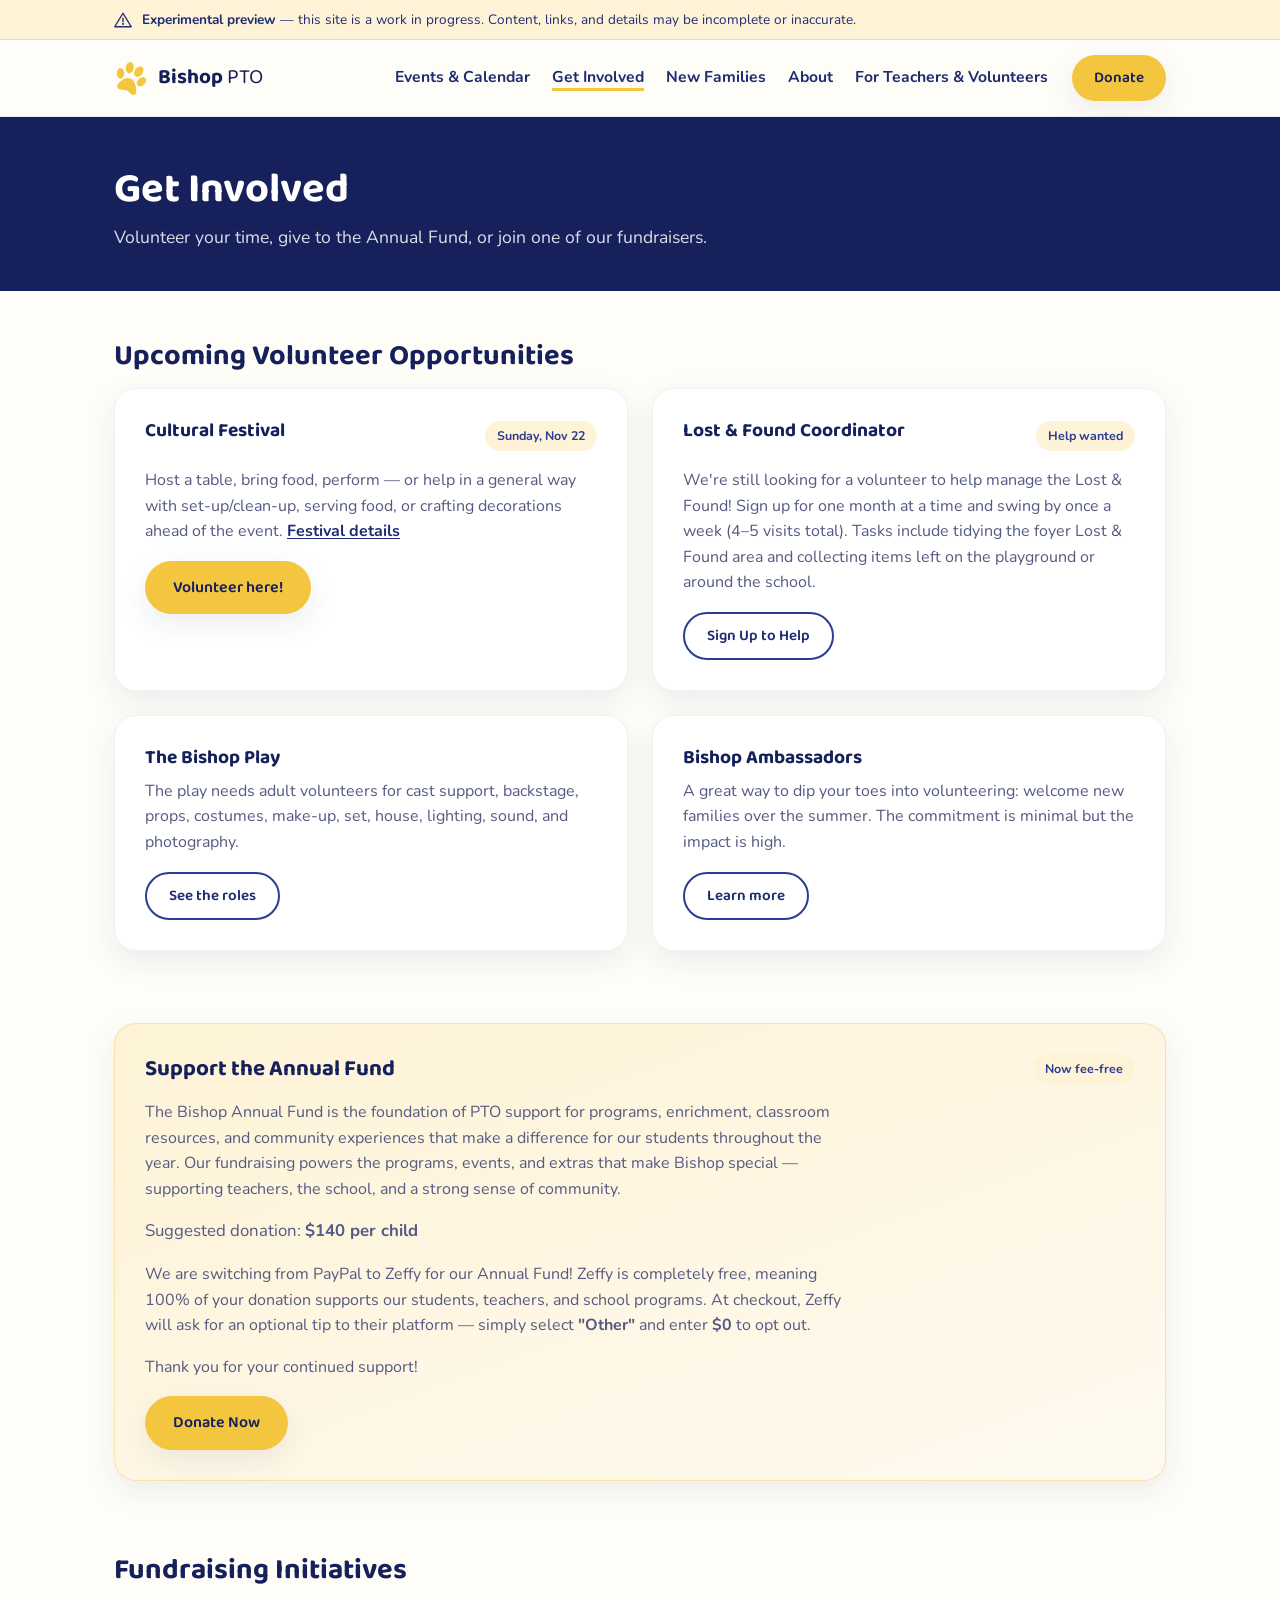
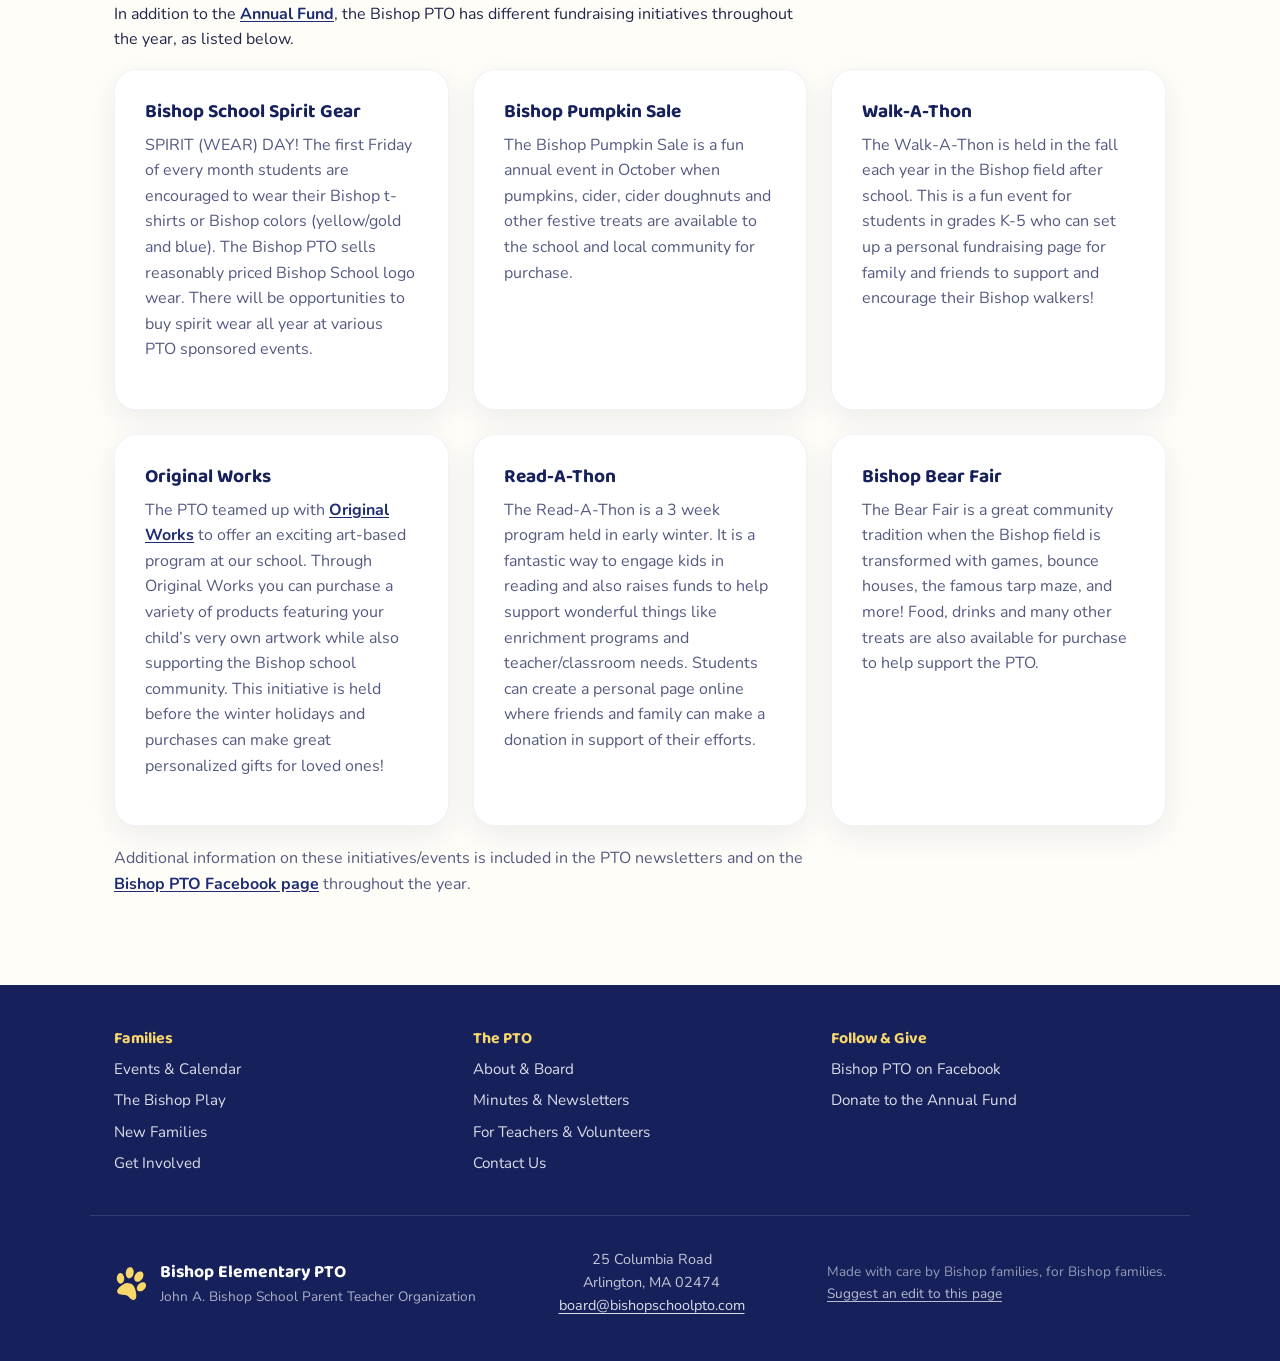
<file: get-involved.html>
<!DOCTYPE html>
<html lang="en">
<head>
  <meta charset="UTF-8">
  <meta name="viewport" content="width=device-width, initial-scale=1.0">
  <title>Get Involved | Bishop Elementary PTO</title>
  <meta name="description" content="Volunteer opportunities, the Annual Fund, and Bishop PTO fundraisers.">
  <link rel="icon" href="favicon.svg" type="image/svg+xml">
  <link rel="apple-touch-icon" href="apple-touch-icon.png">
  <meta property="og:type" content="website">
  <meta property="og:site_name" content="Bishop Elementary PTO">
  <meta property="og:image" content="https://preview.bishopschoolpto.com/assets/og-image.png">
  <meta property="og:image:alt" content="Bishop Elementary PTO paw print logo">
  <meta name="twitter:card" content="summary_large_image">
  <link rel="preconnect" href="https://fonts.googleapis.com">
  <link rel="preconnect" href="https://fonts.gstatic.com" crossorigin="">
  <link href="https://fonts.googleapis.com/css2?family=Baloo+2:wght@500;600;700;800&amp;family=Nunito:wght@400;600;700;800&amp;display=swap" rel="stylesheet">
  <link rel="stylesheet" href="css/styles.css">
</head>
<body>

  <a class="skip-link" href="#main">Skip to main content</a>

  <div class="site-banners">
    <div class="site-banner site-banner--notice">
      <div class="wrap site-banner-inner">
        <svg class="site-banner-icon" viewBox="0 0 24 24" aria-hidden="true">
          <path d="M12 3 1 21h22L12 3z"/>
          <line x1="12" y1="9.5" x2="12" y2="14"/>
          <circle cx="12" cy="17.2" r="0.5"/>
        </svg>
        <p><strong>Experimental preview</strong> — this site is a work in progress. Content, links, and details may be incomplete or inaccurate.</p>
      </div>
    </div>
  </div>

  <header class="site-header">
    <div class="wrap header-bar">
      <a class="brand" href="index.html">
        <svg class="brand-mark" viewBox="-36.5 0 645 645" aria-hidden="true">
          <path fill-rule="evenodd" d="M326.9 644.1C326.5 644.0 324.9 643.9 323.4 643.7C314.9 642.9 308.3 640.8 298.8 635.9C289.0 630.8 283.2 626.0 268.3 610.9C256.9 599.3 238.5 581.2 235.5 578.7C222.9 568.2 209.9 559.9 199.3 555.7C180.5 548.3 159.3 544.2 134.4 543.1C101.2 541.8 84.3 539.5 67.5 534.3C34.8 524.2 18.0 496.5 24.9 463.8C26.9 454.3 31.1 445.9 39.2 435.6C40.8 433.5 44.3 429.1 46.9 425.8C70.6 395.3 103.8 367.5 141.1 346.8C143.6 345.4 147.0 343.5 148.8 342.5C156.6 338.2 175.3 331.2 186.4 328.6C200.2 325.4 225.2 323.6 238.4 325.0C258.8 327.2 272.1 330.8 288.4 338.7C310.2 349.3 323.7 360.9 336.5 379.9C339.8 384.6 340.5 385.8 344.6 392.9C350.9 403.9 353.1 408.4 355.9 416.0C356.8 418.5 358.7 423.2 360.0 426.2C367.9 444.6 375.5 474.2 381.1 508.5C381.9 513.1 382.7 518.0 383.0 519.4C383.5 522.1 384.7 530.3 385.4 535.2C385.6 537.0 385.9 541.8 386.0 545.9C386.1 550.0 386.4 556.2 386.5 559.8C386.9 568.5 386.7 571.0 385.0 587.0C382.5 609.9 372.5 628.6 358.2 637.2C349.4 642.4 336.6 645.2 326.9 644.1ZM448.2 480.7C439.4 479.7 428.5 476.4 422.2 472.8C413.6 467.8 404.8 457.0 400.6 446.0C397.2 437.2 395.4 423.4 396.6 415.5C400.1 393.7 403.4 385.6 416.6 365.7C425.3 352.6 430.4 346.9 441.8 337.2C455.5 325.5 467.5 318.8 485.4 313.0C503.3 307.1 528.3 307.9 542.1 314.8C556.6 322.0 566.3 335.0 569.7 351.8C572.6 365.8 572.4 373.0 568.3 389.1C565.4 400.9 559.6 413.2 550.4 427.0C547.0 432.1 538.0 442.6 532.7 447.5C516.7 462.2 502.0 471.1 483.6 477.0C473.0 480.4 458.6 481.9 448.2 480.7ZM82.9 334.4C68.3 332.0 59.3 326.5 45.2 311.6C22.1 287.0 11.7 246.5 18.9 208.5C22.7 188.1 29.3 173.4 42.3 156.2C52.9 142.1 66.9 135.2 84.6 135.1C100.4 135.1 114.3 140.8 124.4 151.4C137.5 165.0 146.8 180.8 151.9 198.1C160.0 225.8 159.9 248.9 151.4 277.2C147.1 291.5 142.3 300.0 130.4 314.6C119.4 328.0 98.2 336.9 82.9 334.4ZM396.2 299.7C371.5 297.4 351.4 273.6 347.4 242.1C346.9 238.0 347.0 219.6 347.6 216.3C349.3 206.1 353.7 191.6 357.8 183.2C371.4 155.0 386.1 137.2 409.5 120.4C415.3 116.2 423.9 111.9 434.4 108.0C449.7 102.3 469.7 101.5 481.1 106.3C503.3 115.5 514.2 128.7 519.8 153.4C521.5 160.4 521.6 161.9 521.6 169.9C521.6 183.0 521.1 185.7 515.2 206.4C510.7 222.2 498.8 243.6 486.8 257.5C479.2 266.4 467.9 276.5 459.1 282.3C440.0 295.1 416.3 301.6 396.2 299.7ZM248.2 235.5C232.8 233.8 220.3 226.7 209.9 213.5C197.5 198.0 191.2 182.9 187.0 159.2C184.9 147.6 185.9 126.7 189.3 110.9C192.0 97.8 197.3 82.8 203.1 71.6C215.7 47.2 229.6 34.5 253.2 25.5C262.8 21.8 274.4 21.1 284.2 23.6C302.3 28.2 319.8 45.8 329.3 68.9C333.5 79.1 335.1 84.9 336.4 94.5C341.3 130.9 332.6 169.0 312.7 198.9C306.7 207.8 303.1 211.6 292.8 219.9C279.3 230.8 261.7 236.9 248.2 235.5Z"/>
        </svg>
        <span class="brand-text">
          <strong>Bishop</strong> PTO
        </span>
      </a>

      <nav class="primary-nav" id="primaryNav">
        <ul>
          <li><a href="events.html">Events &amp; Calendar</a></li>
          <li><a href="get-involved.html" aria-current="page">Get Involved</a></li>
          <li><a href="new-families.html">New Families</a></li>
          <li><a href="about.html">About</a></li>
          <li><a href="for-teachers.html">For Teachers &amp; Volunteers</a></li>
        </ul>
      </nav>

      <a class="btn btn-gold header-donate" href="https://www.zeffy.com/en-US/donation-form/john-a-bishop-parent-teacher-organization" target="_blank" rel="noopener noreferrer">Donate</a>

      <button class="nav-toggle" id="navToggle" aria-expanded="false" aria-controls="primaryNav" aria-label="Toggle menu">
        <span></span><span></span><span></span>
      </button>
    </div>
  </header>

  <main id="main">

    <section class="page-hero">
      <div class="wrap">
        <h1>Get Involved</h1>
        <p>Volunteer your time, give to the Annual Fund, or join one of our fundraisers.</p>
      </div>
    </section>

    <section class="wrap page-section" id="volunteer">
      <h2>Upcoming Volunteer Opportunities</h2>
      <div class="content-grid content-grid--flush">
        <article class="card card-volunteer" data-until="2026-11-22">
          <div class="card-head">
            <h3>Cultural Festival</h3>
            <span class="card-tag">Sunday, Nov 22</span>
          </div>
          <p>
            Host a table, bring food, perform — or help in a general way with set-up/clean-up, serving food, or
            crafting decorations ahead of the event. <a href="events.html#cultural-festival">Festival details</a>
          </p>
          <a class="btn btn-gold" href="https://www.signupgenius.com/go/10C054AABAB23A3F5C25-66013482-bishop#/" target="_blank" rel="noopener noreferrer">Volunteer here!</a>
        </article>

        <article class="card card-volunteer">
          <div class="card-head">
            <h3>Lost &amp; Found Coordinator</h3>
            <span class="card-tag">Help wanted</span>
          </div>
          <p>
            We're still looking for a volunteer to help manage the Lost &amp; Found! Sign up for one month at a time
            and swing by once a week (4–5 visits total). Tasks include tidying the foyer Lost &amp; Found area and
            collecting items left on the playground or around the school.
          </p>
          <a class="btn btn-navy-outline" href="contact.html">Sign Up to Help</a>
        </article>

        <article class="card">
          <h3>The Bishop Play</h3>
          <p>
            The play needs adult volunteers for cast support, backstage, props, costumes, make-up, set, house,
            lighting, sound, and photography.
          </p>
          <a class="btn btn-navy-outline" href="bishop-play.html#volunteer-roles">See the roles</a>
        </article>

        <article class="card">
          <h3>Bishop Ambassadors</h3>
          <p>
            A great way to dip your toes into volunteering: welcome new families over the summer. The commitment is
            minimal but the impact is high.
          </p>
          <a class="btn btn-navy-outline" href="new-families.html#ambassadors">Learn more</a>
        </article>
      </div>
    </section>

    <section class="wrap page-section page-section--tight" id="annual-fund">
      <div class="card card-donate">
        <div class="card-head">
          <h2>Support the Annual Fund</h2>
          <span class="card-tag">Now fee-free</span>
        </div>
        <p>
          The Bishop Annual Fund is the foundation of PTO support for programs, enrichment, classroom resources, and
          community experiences that make a difference for our students throughout the year. Our fundraising powers
          the programs, events, and extras that make Bishop special — supporting teachers, the school, and a strong
          sense of community.
        </p>
        <p class="suggested-amount">Suggested donation: <strong>$140 per child</strong></p>
        <p>
          We are switching from PayPal to Zeffy for our Annual Fund! Zeffy is completely free, meaning 100% of your
          donation supports our students, teachers, and school programs. At checkout, Zeffy will ask for an optional
          tip to their platform — simply select <strong>"Other"</strong> and enter <strong>$0</strong> to opt out.
        </p>
        <p>Thank you for your continued support!</p>
        <a class="btn btn-gold" href="https://www.zeffy.com/en-US/donation-form/john-a-bishop-parent-teacher-organization" target="_blank" rel="noopener noreferrer">Donate Now</a>
      </div>
    </section>

    <section class="wrap page-section page-section--tight" id="fundraising">
      <h2>Fundraising Initiatives</h2>
      <p>
        In addition to the <a href="#annual-fund">Annual Fund</a>, the Bishop PTO has different fundraising
        initiatives throughout the year, as listed below.
      </p>
      <div class="card-grid card-grid--3">
        <article class="card">
          <h3>Bishop School Spirit Gear</h3>
          <p>SPIRIT (WEAR) DAY! The first Friday of every month students are encouraged to wear their Bishop t-shirts or Bishop colors (yellow/gold and blue). The Bishop PTO sells reasonably priced Bishop School logo wear. There will be opportunities to buy spirit wear all year at various PTO sponsored events.</p>
        </article>
        <article class="card">
          <h3>Bishop Pumpkin Sale</h3>
          <p>The Bishop Pumpkin Sale is a fun annual event in October when pumpkins, cider, cider doughnuts and other festive treats are available to the school and local community for purchase.</p>
        </article>
        <article class="card">
          <h3>Walk-A-Thon</h3>
          <p>The Walk-A-Thon is held in the fall each year in the Bishop field after school. This is a fun event for students in grades K-5 who can set up a personal fundraising page for family and friends to support and encourage their Bishop walkers!</p>
        </article>
        <article class="card">
          <h3>Original Works</h3>
          <p>The PTO teamed up with <a href="https://www.originalworks.com/artwork/" target="_blank" rel="noopener noreferrer">Original Works</a> to offer an exciting art-based program at our school. Through Original Works you can purchase a variety of products featuring your child’s very own artwork while also supporting the Bishop school community. This initiative is held before the winter holidays and purchases can make great personalized gifts for loved ones!</p>
        </article>
        <article class="card">
          <h3>Read-A-Thon</h3>
          <p>The Read-A-Thon is a 3 week program held in early winter. It is a fantastic way to engage kids in reading and also raises funds to help support wonderful things like enrichment programs and teacher/classroom needs. Students can create a personal page online where friends and family can make a donation in support of their efforts.</p>
        </article>
        <article class="card">
          <h3>Bishop Bear Fair</h3>
          <p>The Bear Fair is a great community tradition when the Bishop field is transformed with games, bounce houses, the famous tarp maze, and more! Food, drinks and many other treats are also available for purchase to help support the PTO.</p>
        </article>
      </div>
      <p class="section-note">
        Additional information on these initiatives/events is included in the PTO newsletters and on the
        <a href="https://www.facebook.com/groups/BishopPTO" target="_blank" rel="noopener noreferrer">Bishop PTO Facebook page</a> throughout the year.
      </p>
    </section>

  </main>

  <footer class="site-footer">
    <div class="wrap footer-top">
      <nav class="footer-nav" aria-label="Site map">
        <div>
          <h2>Families</h2>
          <ul>
            <li><a href="events.html">Events &amp; Calendar</a></li>
            <li><a href="bishop-play.html">The Bishop Play</a></li>
            <li><a href="new-families.html">New Families</a></li>
            <li><a href="get-involved.html">Get Involved</a></li>
          </ul>
        </div>
        <div>
          <h2>The PTO</h2>
          <ul>
            <li><a href="about.html">About &amp; Board</a></li>
            <li><a href="about.html#minutes">Minutes &amp; Newsletters</a></li>
            <li><a href="for-teachers.html">For Teachers &amp; Volunteers</a></li>
            <li><a href="contact.html">Contact Us</a></li>
          </ul>
        </div>
        <div>
          <h2>Follow &amp; Give</h2>
          <ul>
            <li><a href="https://www.facebook.com/groups/BishopPTO" target="_blank" rel="noopener noreferrer">Bishop PTO on Facebook</a></li>
            <li><a href="https://www.zeffy.com/en-US/donation-form/john-a-bishop-parent-teacher-organization" target="_blank" rel="noopener noreferrer">Donate to the Annual Fund</a></li>
          </ul>
        </div>
      </nav>
    </div>
    <div class="wrap footer-inner">
      <div class="footer-brand">
        <svg class="brand-mark brand-mark-light" viewBox="-36.5 0 645 645" aria-hidden="true">
          <path fill-rule="evenodd" d="M326.9 644.1C326.5 644.0 324.9 643.9 323.4 643.7C314.9 642.9 308.3 640.8 298.8 635.9C289.0 630.8 283.2 626.0 268.3 610.9C256.9 599.3 238.5 581.2 235.5 578.7C222.9 568.2 209.9 559.9 199.3 555.7C180.5 548.3 159.3 544.2 134.4 543.1C101.2 541.8 84.3 539.5 67.5 534.3C34.8 524.2 18.0 496.5 24.9 463.8C26.9 454.3 31.1 445.9 39.2 435.6C40.8 433.5 44.3 429.1 46.9 425.8C70.6 395.3 103.8 367.5 141.1 346.8C143.6 345.4 147.0 343.5 148.8 342.5C156.6 338.2 175.3 331.2 186.4 328.6C200.2 325.4 225.2 323.6 238.4 325.0C258.8 327.2 272.1 330.8 288.4 338.7C310.2 349.3 323.7 360.9 336.5 379.9C339.8 384.6 340.5 385.8 344.6 392.9C350.9 403.9 353.1 408.4 355.9 416.0C356.8 418.5 358.7 423.2 360.0 426.2C367.9 444.6 375.5 474.2 381.1 508.5C381.9 513.1 382.7 518.0 383.0 519.4C383.5 522.1 384.7 530.3 385.4 535.2C385.6 537.0 385.9 541.8 386.0 545.9C386.1 550.0 386.4 556.2 386.5 559.8C386.9 568.5 386.7 571.0 385.0 587.0C382.5 609.9 372.5 628.6 358.2 637.2C349.4 642.4 336.6 645.2 326.9 644.1ZM448.2 480.7C439.4 479.7 428.5 476.4 422.2 472.8C413.6 467.8 404.8 457.0 400.6 446.0C397.2 437.2 395.4 423.4 396.6 415.5C400.1 393.7 403.4 385.6 416.6 365.7C425.3 352.6 430.4 346.9 441.8 337.2C455.5 325.5 467.5 318.8 485.4 313.0C503.3 307.1 528.3 307.9 542.1 314.8C556.6 322.0 566.3 335.0 569.7 351.8C572.6 365.8 572.4 373.0 568.3 389.1C565.4 400.9 559.6 413.2 550.4 427.0C547.0 432.1 538.0 442.6 532.7 447.5C516.7 462.2 502.0 471.1 483.6 477.0C473.0 480.4 458.6 481.9 448.2 480.7ZM82.9 334.4C68.3 332.0 59.3 326.5 45.2 311.6C22.1 287.0 11.7 246.5 18.9 208.5C22.7 188.1 29.3 173.4 42.3 156.2C52.9 142.1 66.9 135.2 84.6 135.1C100.4 135.1 114.3 140.8 124.4 151.4C137.5 165.0 146.8 180.8 151.9 198.1C160.0 225.8 159.9 248.9 151.4 277.2C147.1 291.5 142.3 300.0 130.4 314.6C119.4 328.0 98.2 336.9 82.9 334.4ZM396.2 299.7C371.5 297.4 351.4 273.6 347.4 242.1C346.9 238.0 347.0 219.6 347.6 216.3C349.3 206.1 353.7 191.6 357.8 183.2C371.4 155.0 386.1 137.2 409.5 120.4C415.3 116.2 423.9 111.9 434.4 108.0C449.7 102.3 469.7 101.5 481.1 106.3C503.3 115.5 514.2 128.7 519.8 153.4C521.5 160.4 521.6 161.9 521.6 169.9C521.6 183.0 521.1 185.7 515.2 206.4C510.7 222.2 498.8 243.6 486.8 257.5C479.2 266.4 467.9 276.5 459.1 282.3C440.0 295.1 416.3 301.6 396.2 299.7ZM248.2 235.5C232.8 233.8 220.3 226.7 209.9 213.5C197.5 198.0 191.2 182.9 187.0 159.2C184.9 147.6 185.9 126.7 189.3 110.9C192.0 97.8 197.3 82.8 203.1 71.6C215.7 47.2 229.6 34.5 253.2 25.5C262.8 21.8 274.4 21.1 284.2 23.6C302.3 28.2 319.8 45.8 329.3 68.9C333.5 79.1 335.1 84.9 336.4 94.5C341.3 130.9 332.6 169.0 312.7 198.9C306.7 207.8 303.1 211.6 292.8 219.9C279.3 230.8 261.7 236.9 248.2 235.5Z"/>
        </svg>
        <div>
          <strong>Bishop Elementary PTO</strong>
          <p>John A. Bishop School Parent Teacher Organization</p>
        </div>
      </div>
      <address class="footer-address">
        25 Columbia Road<br>
        Arlington, MA 02474<br>
        <a href="mailto:board@bishopschoolpto.com">board@bishopschoolpto.com</a>
      </address>
      <p class="footer-note">
        Made with care by Bishop families, for Bishop families.<br>
        <a class="footer-edit" href="#edit" data-edit="">Suggest an edit to this page</a>
      </p>
    </div>
  </footer>

  <script src="js/script.js"></script>
</body>
</html>
</file>
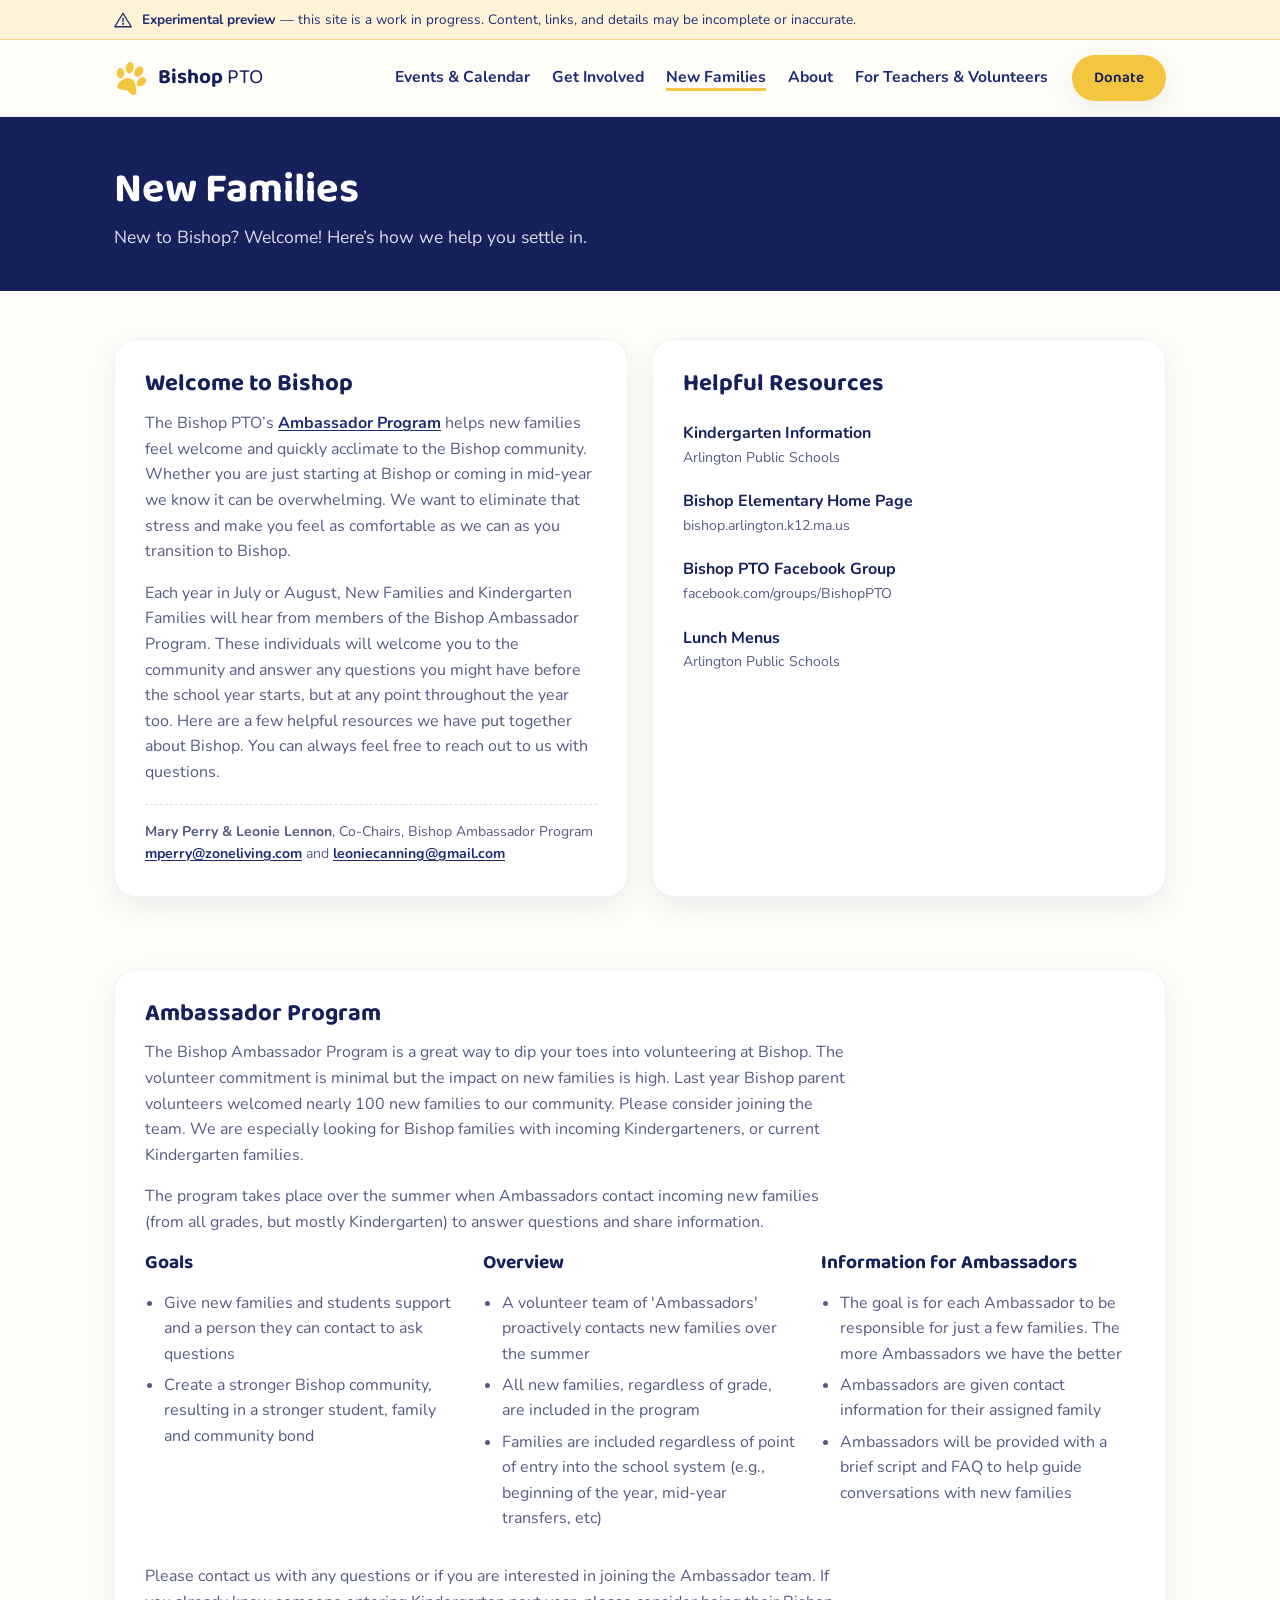
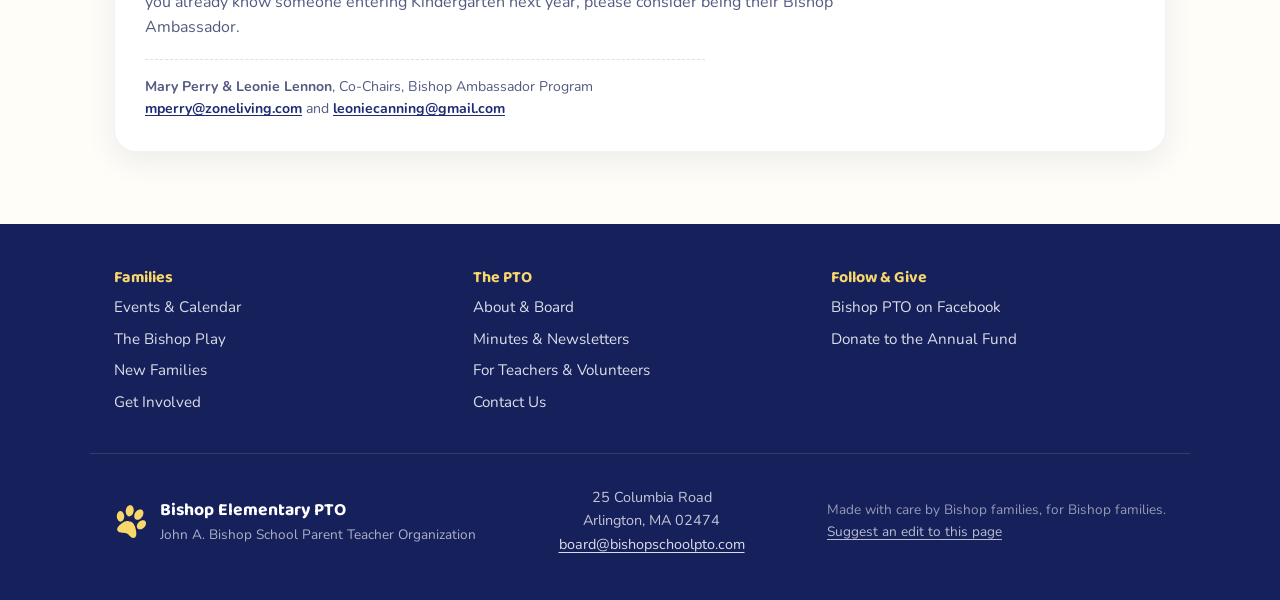
<file: new-families.html>
<!DOCTYPE html>
<html lang="en">
<head>
  <meta charset="UTF-8">
  <meta name="viewport" content="width=device-width, initial-scale=1.0">
  <title>New Families | Bishop Elementary PTO</title>
  <meta name="description" content="Resources for families new to Bishop, and the Bishop Ambassador Program.">
  <link rel="icon" href="favicon.svg" type="image/svg+xml">
  <link rel="apple-touch-icon" href="apple-touch-icon.png">
  <meta property="og:type" content="website">
  <meta property="og:site_name" content="Bishop Elementary PTO">
  <meta property="og:image" content="https://preview.bishopschoolpto.com/assets/og-image.png">
  <meta property="og:image:alt" content="Bishop Elementary PTO paw print logo">
  <meta name="twitter:card" content="summary_large_image">
  <link rel="preconnect" href="https://fonts.googleapis.com">
  <link rel="preconnect" href="https://fonts.gstatic.com" crossorigin="">
  <link href="https://fonts.googleapis.com/css2?family=Baloo+2:wght@500;600;700;800&amp;family=Nunito:wght@400;600;700;800&amp;display=swap" rel="stylesheet">
  <link rel="stylesheet" href="css/styles.css">
</head>
<body>

  <a class="skip-link" href="#main">Skip to main content</a>

  <div class="site-banners">
    <div class="site-banner site-banner--notice">
      <div class="wrap site-banner-inner">
        <svg class="site-banner-icon" viewBox="0 0 24 24" aria-hidden="true">
          <path d="M12 3 1 21h22L12 3z"/>
          <line x1="12" y1="9.5" x2="12" y2="14"/>
          <circle cx="12" cy="17.2" r="0.5"/>
        </svg>
        <p><strong>Experimental preview</strong> — this site is a work in progress. Content, links, and details may be incomplete or inaccurate.</p>
      </div>
    </div>
  </div>

  <header class="site-header">
    <div class="wrap header-bar">
      <a class="brand" href="index.html">
        <svg class="brand-mark" viewBox="-36.5 0 645 645" aria-hidden="true">
          <path fill-rule="evenodd" d="M326.9 644.1C326.5 644.0 324.9 643.9 323.4 643.7C314.9 642.9 308.3 640.8 298.8 635.9C289.0 630.8 283.2 626.0 268.3 610.9C256.9 599.3 238.5 581.2 235.5 578.7C222.9 568.2 209.9 559.9 199.3 555.7C180.5 548.3 159.3 544.2 134.4 543.1C101.2 541.8 84.3 539.5 67.5 534.3C34.8 524.2 18.0 496.5 24.9 463.8C26.9 454.3 31.1 445.9 39.2 435.6C40.8 433.5 44.3 429.1 46.9 425.8C70.6 395.3 103.8 367.5 141.1 346.8C143.6 345.4 147.0 343.5 148.8 342.5C156.6 338.2 175.3 331.2 186.4 328.6C200.2 325.4 225.2 323.6 238.4 325.0C258.8 327.2 272.1 330.8 288.4 338.7C310.2 349.3 323.7 360.9 336.5 379.9C339.8 384.6 340.5 385.8 344.6 392.9C350.9 403.9 353.1 408.4 355.9 416.0C356.8 418.5 358.7 423.2 360.0 426.2C367.9 444.6 375.5 474.2 381.1 508.5C381.9 513.1 382.7 518.0 383.0 519.4C383.5 522.1 384.7 530.3 385.4 535.2C385.6 537.0 385.9 541.8 386.0 545.9C386.1 550.0 386.4 556.2 386.5 559.8C386.9 568.5 386.7 571.0 385.0 587.0C382.5 609.9 372.5 628.6 358.2 637.2C349.4 642.4 336.6 645.2 326.9 644.1ZM448.2 480.7C439.4 479.7 428.5 476.4 422.2 472.8C413.6 467.8 404.8 457.0 400.6 446.0C397.2 437.2 395.4 423.4 396.6 415.5C400.1 393.7 403.4 385.6 416.6 365.7C425.3 352.6 430.4 346.9 441.8 337.2C455.5 325.5 467.5 318.8 485.4 313.0C503.3 307.1 528.3 307.9 542.1 314.8C556.6 322.0 566.3 335.0 569.7 351.8C572.6 365.8 572.4 373.0 568.3 389.1C565.4 400.9 559.6 413.2 550.4 427.0C547.0 432.1 538.0 442.6 532.7 447.5C516.7 462.2 502.0 471.1 483.6 477.0C473.0 480.4 458.6 481.9 448.2 480.7ZM82.9 334.4C68.3 332.0 59.3 326.5 45.2 311.6C22.1 287.0 11.7 246.5 18.9 208.5C22.7 188.1 29.3 173.4 42.3 156.2C52.9 142.1 66.9 135.2 84.6 135.1C100.4 135.1 114.3 140.8 124.4 151.4C137.5 165.0 146.8 180.8 151.9 198.1C160.0 225.8 159.9 248.9 151.4 277.2C147.1 291.5 142.3 300.0 130.4 314.6C119.4 328.0 98.2 336.9 82.9 334.4ZM396.2 299.7C371.5 297.4 351.4 273.6 347.4 242.1C346.9 238.0 347.0 219.6 347.6 216.3C349.3 206.1 353.7 191.6 357.8 183.2C371.4 155.0 386.1 137.2 409.5 120.4C415.3 116.2 423.9 111.9 434.4 108.0C449.7 102.3 469.7 101.5 481.1 106.3C503.3 115.5 514.2 128.7 519.8 153.4C521.5 160.4 521.6 161.9 521.6 169.9C521.6 183.0 521.1 185.7 515.2 206.4C510.7 222.2 498.8 243.6 486.8 257.5C479.2 266.4 467.9 276.5 459.1 282.3C440.0 295.1 416.3 301.6 396.2 299.7ZM248.2 235.5C232.8 233.8 220.3 226.7 209.9 213.5C197.5 198.0 191.2 182.9 187.0 159.2C184.9 147.6 185.9 126.7 189.3 110.9C192.0 97.8 197.3 82.8 203.1 71.6C215.7 47.2 229.6 34.5 253.2 25.5C262.8 21.8 274.4 21.1 284.2 23.6C302.3 28.2 319.8 45.8 329.3 68.9C333.5 79.1 335.1 84.9 336.4 94.5C341.3 130.9 332.6 169.0 312.7 198.9C306.7 207.8 303.1 211.6 292.8 219.9C279.3 230.8 261.7 236.9 248.2 235.5Z"/>
        </svg>
        <span class="brand-text">
          <strong>Bishop</strong> PTO
        </span>
      </a>

      <nav class="primary-nav" id="primaryNav">
        <ul>
          <li><a href="events.html">Events &amp; Calendar</a></li>
          <li><a href="get-involved.html">Get Involved</a></li>
          <li><a href="new-families.html" aria-current="page">New Families</a></li>
          <li><a href="about.html">About</a></li>
          <li><a href="for-teachers.html">For Teachers &amp; Volunteers</a></li>
        </ul>
      </nav>

      <a class="btn btn-gold header-donate" href="https://www.zeffy.com/en-US/donation-form/john-a-bishop-parent-teacher-organization" target="_blank" rel="noopener noreferrer">Donate</a>

      <button class="nav-toggle" id="navToggle" aria-expanded="false" aria-controls="primaryNav" aria-label="Toggle menu">
        <span></span><span></span><span></span>
      </button>
    </div>
  </header>

  <main id="main">

    <section class="page-hero">
      <div class="wrap">
        <h1>New Families</h1>
        <p>New to Bishop? Welcome! Here’s how we help you settle in.</p>
      </div>
    </section>

    <section class="wrap page-section">
      <div class="content-grid content-grid--flush">
        <article class="card">
          <h2>Welcome to Bishop</h2>
          <p>
            The Bishop PTO’s <a href="#ambassadors">Ambassador Program</a> helps new families feel welcome and
            quickly acclimate to the Bishop community. Whether you are just starting at Bishop or coming in mid-year
            we know it can be overwhelming. We want to eliminate that stress and make you feel as comfortable as we
            can as you transition to Bishop.
          </p>
          <p>
            Each year in July or August, New Families and Kindergarten Families will hear from members of the Bishop
            Ambassador Program. These individuals will welcome you to the community and answer any questions you
            might have before the school year starts, but at any point throughout the year too. Here are a few
            helpful resources we have put together about Bishop. You can always feel free to reach out to us with
            questions.
          </p>
          <p class="card-note">
            <strong>Mary Perry &amp; Leonie Lennon</strong>, Co-Chairs, Bishop Ambassador Program<br>
            <a href="mailto:mperry@zoneliving.com">mperry@zoneliving.com</a> and <a href="mailto:leoniecanning@gmail.com">leoniecanning@gmail.com</a>
          </p>
        </article>

        <article class="card">
          <h2>Helpful Resources</h2>
          <ul class="resource-list">
            <li><a href="https://www.arlington.k12.ma.us/apps/pages/index.jsp?uREC_ID=2859878&amp;type=d&amp;pREC_ID=2327937" target="_blank" rel="noopener noreferrer"><strong>Kindergarten Information</strong><span>Arlington Public Schools</span></a></li>
            <li><a href="https://bishop.arlington.k12.ma.us/" target="_blank" rel="noopener noreferrer"><strong>Bishop Elementary Home Page</strong><span>bishop.arlington.k12.ma.us</span></a></li>
            <li><a href="https://www.facebook.com/groups/BishopPTO/" target="_blank" rel="noopener noreferrer"><strong>Bishop PTO Facebook Group</strong><span>facebook.com/groups/BishopPTO</span></a></li>
            <li><a href="https://www.arlington.k12.ma.us/apps/pages/index.jsp?uREC_ID=2858178&amp;type=d&amp;pREC_ID=2327397" target="_blank" rel="noopener noreferrer"><strong>Lunch Menus</strong><span>Arlington Public Schools</span></a></li>
            <li></li>
          </ul>
        </article>
      </div>
    </section>

    <section class="wrap page-section page-section--tight" id="ambassadors">
      <div class="card prose">
        <h2>Ambassador Program</h2>
        <p>
          The Bishop Ambassador Program is a great way to dip your toes into volunteering at Bishop. The volunteer
          commitment is minimal but the impact on new families is high. Last year Bishop parent volunteers welcomed
          nearly 100 new families to our community. Please consider joining the team. We are especially looking for
          Bishop families with incoming Kindergarteners, or current Kindergarten families.
        </p>
        <p>
          The program takes place over the summer when Ambassadors contact incoming new families (from all grades, but
          mostly Kindergarten) to answer questions and share information.
        </p>
        <div class="card-grid card-grid--3 card-grid--plain">
          <div>
            <h3>Goals</h3>
            <ul>
              <li>Give new families and students support and a person they can contact to ask questions</li>
              <li>Create a stronger Bishop community, resulting in a stronger student, family and community bond</li>
            </ul>
          </div>
          <div>
            <h3>Overview</h3>
            <ul>
              <li>A volunteer team of 'Ambassadors' proactively contacts new families over the summer</li>
              <li>All new families, regardless of grade, are included in the program</li>
              <li>Families are included regardless of point of entry into the school system (e.g., beginning of the year, mid-year transfers, etc)</li>
            </ul>
          </div>
          <div>
            <h3>Information for Ambassadors</h3>
            <ul>
              <li>The goal is for each Ambassador to be responsible for just a few families. The more Ambassadors we have the better</li>
              <li>Ambassadors are given contact information for their assigned family</li>
              <li>Ambassadors will be provided with a brief script and FAQ to help guide conversations with new families</li>
            </ul>
          </div>
        </div>
        <p>
          Please contact us with any questions or if you are interested in joining the Ambassador team. If you already
          know someone entering Kindergarten next year, please consider being their Bishop Ambassador.
        </p>
        <p class="card-note">
            <strong>Mary Perry &amp; Leonie Lennon</strong>, Co-Chairs, Bishop Ambassador Program<br>
            <a href="mailto:mperry@zoneliving.com">mperry@zoneliving.com</a> and <a href="mailto:leoniecanning@gmail.com">leoniecanning@gmail.com</a>
          </p>
      </div>
    </section>

  </main>

  <footer class="site-footer">
    <div class="wrap footer-top">
      <nav class="footer-nav" aria-label="Site map">
        <div>
          <h2>Families</h2>
          <ul>
            <li><a href="events.html">Events &amp; Calendar</a></li>
            <li><a href="bishop-play.html">The Bishop Play</a></li>
            <li><a href="new-families.html">New Families</a></li>
            <li><a href="get-involved.html">Get Involved</a></li>
          </ul>
        </div>
        <div>
          <h2>The PTO</h2>
          <ul>
            <li><a href="about.html">About &amp; Board</a></li>
            <li><a href="about.html#minutes">Minutes &amp; Newsletters</a></li>
            <li><a href="for-teachers.html">For Teachers &amp; Volunteers</a></li>
            <li><a href="contact.html">Contact Us</a></li>
          </ul>
        </div>
        <div>
          <h2>Follow &amp; Give</h2>
          <ul>
            <li><a href="https://www.facebook.com/groups/BishopPTO" target="_blank" rel="noopener noreferrer">Bishop PTO on Facebook</a></li>
            <li><a href="https://www.zeffy.com/en-US/donation-form/john-a-bishop-parent-teacher-organization" target="_blank" rel="noopener noreferrer">Donate to the Annual Fund</a></li>
          </ul>
        </div>
      </nav>
    </div>
    <div class="wrap footer-inner">
      <div class="footer-brand">
        <svg class="brand-mark brand-mark-light" viewBox="-36.5 0 645 645" aria-hidden="true">
          <path fill-rule="evenodd" d="M326.9 644.1C326.5 644.0 324.9 643.9 323.4 643.7C314.9 642.9 308.3 640.8 298.8 635.9C289.0 630.8 283.2 626.0 268.3 610.9C256.9 599.3 238.5 581.2 235.5 578.7C222.9 568.2 209.9 559.9 199.3 555.7C180.5 548.3 159.3 544.2 134.4 543.1C101.2 541.8 84.3 539.5 67.5 534.3C34.8 524.2 18.0 496.5 24.9 463.8C26.9 454.3 31.1 445.9 39.2 435.6C40.8 433.5 44.3 429.1 46.9 425.8C70.6 395.3 103.8 367.5 141.1 346.8C143.6 345.4 147.0 343.5 148.8 342.5C156.6 338.2 175.3 331.2 186.4 328.6C200.2 325.4 225.2 323.6 238.4 325.0C258.8 327.2 272.1 330.8 288.4 338.7C310.2 349.3 323.7 360.9 336.5 379.9C339.8 384.6 340.5 385.8 344.6 392.9C350.9 403.9 353.1 408.4 355.9 416.0C356.8 418.5 358.7 423.2 360.0 426.2C367.9 444.6 375.5 474.2 381.1 508.5C381.9 513.1 382.7 518.0 383.0 519.4C383.5 522.1 384.7 530.3 385.4 535.2C385.6 537.0 385.9 541.8 386.0 545.9C386.1 550.0 386.4 556.2 386.5 559.8C386.9 568.5 386.7 571.0 385.0 587.0C382.5 609.9 372.5 628.6 358.2 637.2C349.4 642.4 336.6 645.2 326.9 644.1ZM448.2 480.7C439.4 479.7 428.5 476.4 422.2 472.8C413.6 467.8 404.8 457.0 400.6 446.0C397.2 437.2 395.4 423.4 396.6 415.5C400.1 393.7 403.4 385.6 416.6 365.7C425.3 352.6 430.4 346.9 441.8 337.2C455.5 325.5 467.5 318.8 485.4 313.0C503.3 307.1 528.3 307.9 542.1 314.8C556.6 322.0 566.3 335.0 569.7 351.8C572.6 365.8 572.4 373.0 568.3 389.1C565.4 400.9 559.6 413.2 550.4 427.0C547.0 432.1 538.0 442.6 532.7 447.5C516.7 462.2 502.0 471.1 483.6 477.0C473.0 480.4 458.6 481.9 448.2 480.7ZM82.9 334.4C68.3 332.0 59.3 326.5 45.2 311.6C22.1 287.0 11.7 246.5 18.9 208.5C22.7 188.1 29.3 173.4 42.3 156.2C52.9 142.1 66.9 135.2 84.6 135.1C100.4 135.1 114.3 140.8 124.4 151.4C137.5 165.0 146.8 180.8 151.9 198.1C160.0 225.8 159.9 248.9 151.4 277.2C147.1 291.5 142.3 300.0 130.4 314.6C119.4 328.0 98.2 336.9 82.9 334.4ZM396.2 299.7C371.5 297.4 351.4 273.6 347.4 242.1C346.9 238.0 347.0 219.6 347.6 216.3C349.3 206.1 353.7 191.6 357.8 183.2C371.4 155.0 386.1 137.2 409.5 120.4C415.3 116.2 423.9 111.9 434.4 108.0C449.7 102.3 469.7 101.5 481.1 106.3C503.3 115.5 514.2 128.7 519.8 153.4C521.5 160.4 521.6 161.9 521.6 169.9C521.6 183.0 521.1 185.7 515.2 206.4C510.7 222.2 498.8 243.6 486.8 257.5C479.2 266.4 467.9 276.5 459.1 282.3C440.0 295.1 416.3 301.6 396.2 299.7ZM248.2 235.5C232.8 233.8 220.3 226.7 209.9 213.5C197.5 198.0 191.2 182.9 187.0 159.2C184.9 147.6 185.9 126.7 189.3 110.9C192.0 97.8 197.3 82.8 203.1 71.6C215.7 47.2 229.6 34.5 253.2 25.5C262.8 21.8 274.4 21.1 284.2 23.6C302.3 28.2 319.8 45.8 329.3 68.9C333.5 79.1 335.1 84.9 336.4 94.5C341.3 130.9 332.6 169.0 312.7 198.9C306.7 207.8 303.1 211.6 292.8 219.9C279.3 230.8 261.7 236.9 248.2 235.5Z"/>
        </svg>
        <div>
          <strong>Bishop Elementary PTO</strong>
          <p>John A. Bishop School Parent Teacher Organization</p>
        </div>
      </div>
      <address class="footer-address">
        25 Columbia Road<br>
        Arlington, MA 02474<br>
        <a href="mailto:board@bishopschoolpto.com">board@bishopschoolpto.com</a>
      </address>
      <p class="footer-note">
        Made with care by Bishop families, for Bishop families.<br>
        <a class="footer-edit" href="#edit" data-edit="">Suggest an edit to this page</a>
      </p>
    </div>
  </footer>

  <script src="js/script.js"></script>
</body>
</html>
</file>
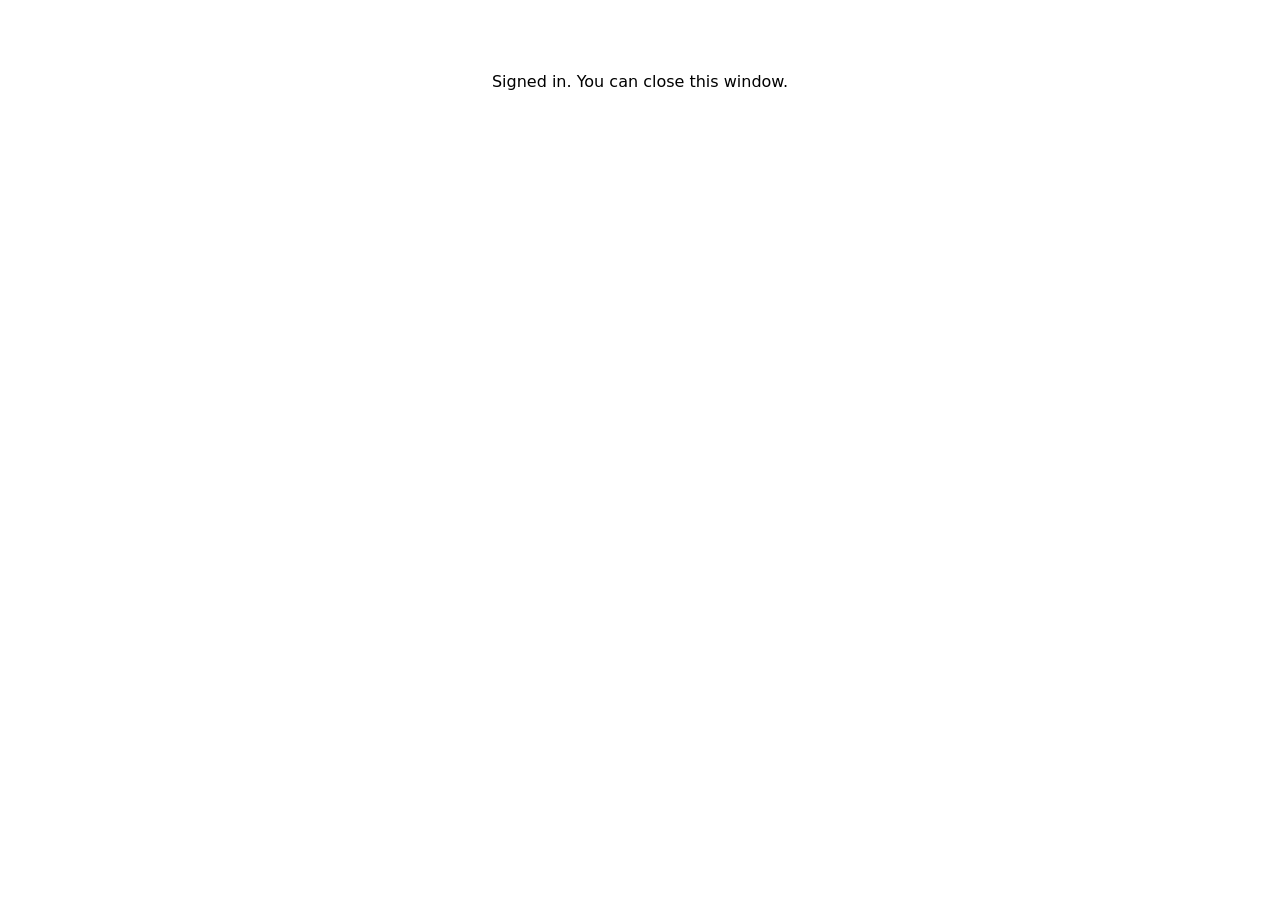
<file: js/edit/github-callback.html>
<!DOCTYPE html>
<html lang="en">
<head>
  <meta charset="UTF-8">
  <meta name="robots" content="noindex">
  <title>Signing in…</title>
</head>
<body style="font: 16px system-ui, sans-serif; text-align: center; padding: 48px;">
  <p>Signed in. You can close this window.</p>
  <script>
    // Return point for "Sign in with GitHub" (see signInWithGitHub in submit.js).
    const params = new URLSearchParams(location.search);
    new BroadcastChannel('pto-github-signin').postMessage({
      state: params.get('state'),
      code: params.get('code'),
      error: params.get('error'),
    });
    setTimeout(() => window.close(), 300);
  </script>
</body>
</html>
</file>
<file: css/styles.css>
/* ---------------------------------------------------
   Bishop PTO — design tokens
--------------------------------------------------- */
:root {
  --navy-900: #16215c;
  --navy-800: #1e2c74;
  --navy-700: #2b3d92;
  --navy-600: #3b4fb0;
  --gold-500: #f4c53f;
  --gold-400: #f8d76b;
  --gold-100: #fef3d6;
  --cream-100: #fffaf0;
  --cream-50: #fffdf8;
  --ink: #22264a;
  --ink-soft: #545a82;
  --white: #ffffff;

  --radius-lg: 22px;
  --radius-md: 16px;
  --radius-sm: 10px;
  --shadow-soft: 0 10px 30px rgba(22, 33, 92, 0.08);
  --shadow-lift: 0 16px 40px rgba(22, 33, 92, 0.14);

  --font-display: "Baloo 2", "Nunito", sans-serif;
  --font-body: "Nunito", sans-serif;
}

* { box-sizing: border-box; }

html { scroll-behavior: smooth; }

body {
  margin: 0;
  font-family: var(--font-body);
  color: var(--ink);
  background: var(--cream-50);
  line-height: 1.6;
}

h1, h2, h3 {
  font-family: var(--font-display);
  color: var(--navy-900);
  margin: 0 0 0.5em;
  line-height: 1.2;
}

p { margin: 0 0 1em; }

a { color: inherit; }

.wrap {
  max-width: 1100px;
  margin: 0 auto;
  padding: 0 24px;
}

.skip-link {
  position: absolute;
  left: -999px;
  top: 0;
  background: var(--navy-900);
  color: var(--white);
  padding: 10px 16px;
  border-radius: 0 0 8px 0;
  z-index: 100;
}
.skip-link:focus { left: 0; }

.visually-hidden {
  position: absolute !important;
  width: 1px;
  height: 1px;
  margin: -1px;
  padding: 0;
  overflow: hidden;
  clip: rect(0, 0, 0, 0);
  white-space: nowrap;
  border: 0;
}

/* ---------------------------------------------------
   Buttons
--------------------------------------------------- */
.btn {
  display: inline-block;
  font-family: var(--font-display);
  font-weight: 600;
  font-size: 1rem;
  text-decoration: none;
  padding: 12px 26px;
  border-radius: 999px;
  border: 2px solid transparent;
  transition: transform 0.15s ease, box-shadow 0.15s ease, background 0.15s ease;
  white-space: nowrap;
}
.btn:hover { transform: translateY(-2px); }

.btn-gold {
  background: var(--gold-500);
  color: var(--navy-900);
  box-shadow: var(--shadow-soft);
}
.btn-gold:hover { background: var(--gold-400); box-shadow: var(--shadow-lift); }

.btn-outline {
  background: rgba(255, 255, 255, 0.08);
  color: var(--white);
  border-color: rgba(255, 255, 255, 0.6);
}
.btn-outline:hover { background: rgba(255, 255, 255, 0.18); }

.btn-navy-outline {
  background: transparent;
  color: var(--navy-800);
  border-color: var(--navy-700);
  padding: 10px 22px;
  font-size: 0.95rem;
}
.btn-navy-outline:hover { background: var(--navy-800); color: var(--white); }

/* ---------------------------------------------------
   Site banners (managed in Edit Mode → Site-wide → Banners)
--------------------------------------------------- */
.site-banner {
  --banner-bg: var(--gold-100);
  --banner-line: rgba(244, 197, 63, 0.5);
  --banner-ink: var(--navy-800);
  background: var(--banner-bg);
  border-bottom: 1px solid var(--banner-line);
  color: var(--banner-ink);
}
.site-banner--alert {
  --banner-bg: #fdecea;
  --banner-line: rgba(180, 35, 24, 0.3);
  --banner-ink: #8a1c13;
}
.site-banner--info {
  --banner-bg: #eef1fb;
  --banner-line: rgba(59, 79, 176, 0.25);
  --banner-ink: var(--navy-800);
}

.site-banner-inner {
  display: flex;
  align-items: center;
  gap: 10px;
  padding: 10px 24px;
}

.site-banner-icon {
  width: 18px;
  height: 18px;
  flex: none;
  fill: none;
  stroke: currentColor;
  stroke-width: 1.8;
  stroke-linecap: round;
  stroke-linejoin: round;
}

.site-banner p {
  margin: 0;
  font-size: 0.85rem;
  line-height: 1.4;
}
.site-banner a {
  font-weight: 700;
  text-underline-offset: 2px;
}

/* ---------------------------------------------------
   Header
--------------------------------------------------- */
.site-header {
  position: sticky;
  top: 0;
  z-index: 50;
  background: var(--cream-50);
  border-bottom: 1px solid rgba(22, 33, 92, 0.08);
}

.header-bar {
  display: flex;
  align-items: center;
  justify-content: space-between;
  height: 76px;
}

.brand {
  display: flex;
  align-items: center;
  gap: 10px;
  text-decoration: none;
  color: var(--navy-900);
}

.brand-mark {
  width: 34px;
  height: 34px;
  fill: var(--gold-500);
}
.brand-mark-light { fill: var(--gold-400); }

.brand-text {
  font-family: var(--font-display);
  font-size: 1.3rem;
}
.brand-text strong { color: var(--navy-900); }

.primary-nav { margin-left: auto; }

.primary-nav ul {
  display: flex;
  align-items: center;
  gap: 22px;
  list-style: none;
  margin: 0;
  padding: 0;
}

.primary-nav a {
  text-decoration: none;
  font-weight: 700;
  color: var(--navy-800);
  font-size: 0.98rem;
}
.primary-nav a:hover { color: var(--gold-500); }
.primary-nav a[aria-current="page"] {
  text-decoration: underline;
  text-decoration-color: var(--gold-500);
  text-decoration-thickness: 3px;
  text-underline-offset: 6px;
}

.nav-cta {
  background: var(--navy-900);
  color: var(--white) !important;
  padding: 9px 20px;
  border-radius: 999px;
}
.nav-cta:hover { background: var(--navy-700); }

.header-donate {
  margin-left: 24px;
  padding: 9px 20px;
  font-size: 0.95rem;
}

.nav-toggle {
  display: none;
  flex-direction: column;
  justify-content: center;
  gap: 5px;
  width: 40px;
  height: 40px;
  background: none;
  border: none;
  cursor: pointer;
}
.nav-toggle span {
  display: block;
  height: 3px;
  border-radius: 3px;
  background: var(--navy-900);
}

/* ---------------------------------------------------
   Content grid / cards
--------------------------------------------------- */
.content-grid {
  display: grid;
  grid-template-columns: 1fr 1fr;
  gap: 24px;
  padding-bottom: 72px;
}

.card {
  background: var(--white);
  border-radius: var(--radius-lg);
  padding: 30px;
  box-shadow: var(--shadow-soft);
  border: 1px solid rgba(22, 33, 92, 0.06);
}

.card-head {
  display: flex;
  align-items: center;
  justify-content: space-between;
  gap: 10px;
  margin-bottom: 16px;
  flex-wrap: wrap;
}

.card-head h2 { margin: 0; font-size: 1.4rem; }

.card-tag {
  font-size: 0.78rem;
  font-weight: 700;
  color: var(--navy-700);
  background: var(--gold-100);
  padding: 5px 12px;
  border-radius: 999px;
}

.card p { color: var(--ink-soft); }

.event-list {
  list-style: none;
  margin: 0 0 20px;
  padding: 0;
}
.event-list li {
  display: flex;
  gap: 16px;
  align-items: flex-start;
  padding: 14px 0;
  border-top: 1px solid rgba(22, 33, 92, 0.08);
}
.event-list li:first-child { border-top: none; }

.event-date {
  display: flex;
  flex-direction: column;
  align-items: center;
  justify-content: center;
  width: 56px;
  height: 56px;
  flex: none;
  background: var(--navy-900);
  color: var(--white);
  border-radius: var(--radius-sm);
  font-family: var(--font-display);
}
.event-month { font-size: 0.7rem; letter-spacing: 0.05em; }
.event-day { font-size: 1.3rem; font-weight: 700; line-height: 1; }

.event-info {
  display: flex;
  flex-direction: column;
  gap: 2px;
}
.event-info strong { color: var(--navy-900); }
.event-info span { color: var(--ink-soft); font-size: 0.95rem; }

.social-links {
  list-style: none;
  margin: 0;
  padding: 0;
  display: flex;
  flex-direction: column;
  gap: 6px;
}

.social-links a {
  display: flex;
  align-items: center;
  gap: 14px;
  text-decoration: none;
  padding: 10px;
  margin: 0 -10px;
  border-radius: var(--radius-md);
  transition: background 0.15s ease;
}
.social-links a:hover { background: var(--cream-100); }

.social-icon {
  width: 44px;
  height: 44px;
  flex: none;
  display: flex;
  align-items: center;
  justify-content: center;
  background: var(--navy-900);
  border-radius: 50%;
}
.social-icon svg { width: 20px; height: 20px; fill: var(--white); }

.social-link-text {
  display: flex;
  flex-direction: column;
  gap: 2px;
}
.social-link-text strong {
  font-family: var(--font-display);
  color: var(--navy-900);
  font-size: 1rem;
}
.social-link-text > span { color: var(--ink-soft); font-size: 0.88rem; }

.social-link-title {
  display: flex;
  align-items: center;
  flex-wrap: wrap;
  gap: 8px;
}

.social-badge {
  font-size: 0.7rem;
  font-weight: 700;
  color: var(--ink-soft);
  background: var(--cream-100);
  border: 1px solid rgba(22, 33, 92, 0.12);
  padding: 2px 9px;
  border-radius: 999px;
  white-space: nowrap;
}

.card-note {
  margin: 18px 0 0;
  padding-top: 16px;
  border-top: 1px dashed rgba(22, 33, 92, 0.14);
  font-size: 0.88rem;
  color: var(--ink-soft);
}
.card-note a {
  font-weight: 700;
  color: var(--navy-800);
  text-decoration: underline;
  text-underline-offset: 2px;
}
.card-note a:hover { color: var(--gold-500); }

.card-donate {
  background: linear-gradient(160deg, var(--gold-100), var(--cream-100));
  border-color: rgba(244, 197, 63, 0.4);
}

.suggested-amount {
  font-size: 1.05rem;
  color: var(--navy-900);
}

/* ---------------------------------------------------
   Calendar
--------------------------------------------------- */
.calendar-section {
  padding-top: 40px;
  padding-bottom: 32px;
}

.calendar-card {
  background: var(--white);
  border-radius: var(--radius-lg);
  padding: 30px;
  box-shadow: var(--shadow-soft);
  border: 1px solid rgba(22, 33, 92, 0.06);
}

.calendar-card-head {
  display: flex;
  align-items: center;
  justify-content: space-between;
  gap: 16px;
  margin-bottom: 20px;
  flex-wrap: wrap;
}

.calendar-card-head h2 { margin-bottom: 4px; }
.calendar-card-head p { margin: 0; color: var(--ink-soft); }

.calendar-legend {
  display: flex;
  flex-wrap: wrap;
  gap: 10px;
  list-style: none;
  margin: 0 0 18px;
  padding: 0;
}

.calendar-legend a {
  display: inline-flex;
  align-items: center;
  gap: 8px;
  text-decoration: none;
  font-weight: 700;
  font-size: 0.88rem;
  color: var(--navy-800);
  background: var(--cream-100);
  padding: 7px 14px 7px 10px;
  border-radius: 999px;
  transition: background 0.15s ease;
}
.calendar-legend a:hover { background: var(--gold-100); }

.legend-dot {
  width: 11px;
  height: 11px;
  border-radius: 50%;
  flex: none;
}
.legend-dot-pto { background: #f6bf26; }
.legend-dot-aps { background: #3f51b5; }

.calendar-embed {
  border-radius: var(--radius-md);
  overflow-x: auto;
  overflow-y: hidden;
  -webkit-overflow-scrolling: touch;
  border: 1px solid rgba(22, 33, 92, 0.1);
}

.calendar-embed iframe {
  display: block;
  width: 100%;
  min-width: 600px;
  height: 600px;
}

@media (max-width: 720px) {
  .calendar-embed iframe { height: 480px; }
}

/* ---------------------------------------------------
   Footer
--------------------------------------------------- */
.site-footer {
  background: var(--navy-900);
  color: rgba(255, 255, 255, 0.85);
  padding: 44px 0;
}

.footer-top {
  padding-bottom: 32px;
  margin-bottom: 32px;
  border-bottom: 1px solid rgba(255, 255, 255, 0.12);
}
.footer-nav {
  display: grid;
  grid-template-columns: repeat(3, 1fr);
  gap: 24px;
}
.footer-nav h2 {
  color: var(--gold-400);
  font-size: 1rem;
  margin-bottom: 8px;
}
.footer-nav ul { list-style: none; margin: 0; padding: 0; }
.footer-nav li { margin: 6px 0; }
.footer-nav a { color: rgba(255, 255, 255, 0.85); text-decoration: none; font-size: 0.95rem; }
.footer-nav a:hover { color: var(--gold-400); text-decoration: underline; text-underline-offset: 3px; }

.footer-inner {
  display: flex;
  flex-wrap: wrap;
  align-items: center;
  justify-content: space-between;
  gap: 20px;
}

.footer-brand {
  display: flex;
  align-items: center;
  gap: 12px;
}
.footer-brand strong { color: var(--white); font-family: var(--font-display); font-size: 1.1rem; }
.footer-brand p { margin: 0; font-size: 0.85rem; color: rgba(255, 255, 255, 0.65); }

.footer-address {
  font-style: normal;
  font-size: 0.9rem;
  text-align: center;
  color: rgba(255, 255, 255, 0.75);
}

.footer-note {
  margin: 0;
  font-size: 0.85rem;
  color: rgba(255, 255, 255, 0.55);
}

.footer-edit {
  color: rgba(255, 255, 255, 0.7);
  text-decoration: underline;
  text-underline-offset: 3px;
}
.footer-edit:hover { color: var(--gold-400); }

/* ---------------------------------------------------
   Content pages (created from Edit Mode)
--------------------------------------------------- */
.page-section {
  padding-top: 48px;
  padding-bottom: 72px;
}
.page-section h1 { font-size: 2.4rem; }
.page-section p { max-width: 70ch; }
.page-section--tight { padding-top: 0; }
.page-section > h2 { font-size: 1.8rem; }
.section-note { margin-top: 20px; color: var(--ink-soft); }

/* Page title band */
.page-hero {
  background: var(--navy-900);
  color: rgba(255, 255, 255, 0.85);
  padding: 48px 0 40px;
}
.page-hero h1 { color: var(--white); font-size: 2.6rem; margin-bottom: 0.2em; }
.page-hero p { margin: 0; font-size: 1.1rem; max-width: 70ch; }
.page-hero a { color: var(--gold-400); font-weight: 700; }

/* Home */
.home-section { padding-bottom: 40px; }
.home-section--first { padding-top: 40px; }
.home-section > h2 { font-size: 1.6rem; }

.now-grid { display: grid; grid-template-columns: repeat(3, 1fr); gap: 24px; }
.now-card { display: flex; flex-direction: column; align-items: flex-start; }
.now-card h3 { margin: 12px 0 6px; font-size: 1.3rem; }
.now-card .card-actions { margin-top: auto; }

/* Task cards: 5 cards laid out 3 + 2 on a 6-column grid so no row has a gap */
.task-grid { display: grid; grid-template-columns: repeat(6, 1fr); gap: 16px; }
.task-grid > .task { grid-column: span 2; }
.task-grid > .task:nth-child(n+4) { grid-column: span 3; }
.task {
  display: flex;
  align-items: center;
  gap: 14px;
  padding: 18px;
  background: var(--white);
  border: 1px solid rgba(22, 33, 92, 0.08);
  border-radius: var(--radius-md);
  box-shadow: var(--shadow-soft);
  text-decoration: none;
  transition: transform 0.15s ease, background 0.15s ease;
}
.task:hover { transform: translateY(-3px); background: var(--gold-100); }
.task--donate {
  background: var(--gold-100);
  border-color: rgba(244, 197, 63, 0.6);
}
.task--donate:hover { background: var(--gold-400); }
.task-icon {
  width: 48px;
  height: 48px;
  flex: none;
  display: flex;
  align-items: center;
  justify-content: center;
  background: var(--navy-900);
  border-radius: 50%;
}
.task-icon svg {
  width: 22px;
  height: 22px;
  fill: none;
  stroke: var(--gold-500);
  stroke-width: 1.8;
  stroke-linecap: round;
  stroke-linejoin: round;
}
.task-text { display: flex; flex-direction: column; }
.task-text strong { font-family: var(--font-display); color: var(--navy-900); font-size: 1.05rem; line-height: 1.2; }
.task-text span { color: var(--ink-soft); font-size: 0.85rem; line-height: 1.35; margin-top: 2px; }
.task--donate .task-text span { color: var(--ink); }

.crumb { margin: 0 0 6px !important; font-size: 0.9rem !important; }
.crumb a { text-decoration: none; }
.crumb a:hover { text-decoration: underline; }
a.card-tag { text-decoration: none; }
a.card-tag:hover { background: var(--gold-400); }
.calendar-section--flush { padding-top: 0; }

/* Cards on content pages */
.content-grid--flush { padding-bottom: 0; }
.card-grid {
  display: grid;
  grid-template-columns: 1fr 1fr;
  gap: 24px;
}
.card-grid--3 { grid-template-columns: repeat(3, 1fr); }
.card-grid--plain { margin: 8px 0 16px; }
.card h3 { font-size: 1.2rem; }
.card ul { color: var(--ink-soft); padding-left: 1.2em; }
.card li { margin-bottom: 0.35em; }
.card p a, .card li a, .section-note a, .page-section > p a {
  color: var(--navy-800);
  font-weight: 700;
  text-underline-offset: 2px;
}
.card-actions { display: flex; flex-wrap: wrap; gap: 10px; }
.stack { display: flex; flex-direction: column; gap: 24px; }

.person h3 { margin-bottom: 0; font-size: 1.35rem; }
.person-role {
  font-family: var(--font-display);
  font-weight: 600;
  color: var(--navy-700) !important;
}
.person-role span { color: var(--ink-soft); font-weight: 500; }
.person--open {
  background: var(--gold-100);
  border: 2px dashed rgba(244, 197, 63, 0.8);
}

.key-dates { list-style: none; padding-left: 0 !important; margin: 0; }
.key-dates > li { padding: 10px 0; border-top: 1px solid rgba(22, 33, 92, 0.08); }
.key-dates > li:first-child { border-top: none; padding-top: 0; }
.key-dates > li > strong { color: var(--navy-900); }
.key-dates ul { margin: 4px 0 0; }

.role-list { margin: 0; display: grid; grid-template-columns: max-content 1fr; gap: 12px 24px; }
.role-list dt { font-family: var(--font-display); font-weight: 700; color: var(--navy-900); }
.role-list dd { margin: 0; color: var(--ink-soft); }
@media (max-width: 720px) {
  .role-list { grid-template-columns: 1fr; gap: 2px; }
  .role-list dd { margin-bottom: 12px; }
}

.resource-list { list-style: none; padding: 0 !important; margin: 0 0 4px; }
.resource-list li { margin: 0; }
.resource-list a {
  display: flex;
  flex-direction: column;
  padding: 10px 12px;
  margin: 0 -12px;
  border-radius: var(--radius-sm);
  text-decoration: none;
}
.resource-list a:hover { background: var(--cream-100); }
.resource-list strong { color: var(--navy-900); }
.resource-list span { color: var(--ink-soft); font-size: 0.88rem; font-weight: 400; overflow-wrap: anywhere; }

.link-row { display: flex; flex-wrap: wrap; gap: 8px; list-style: none; padding: 0 !important; margin: 0 0 18px; }
.link-row li { margin: 0; }
.link-row a {
  display: inline-block;
  font-weight: 700;
  font-size: 0.88rem;
  color: var(--navy-800);
  background: var(--cream-100);
  padding: 7px 14px;
  border-radius: 999px;
  text-decoration: none;
}
.link-row a:hover { background: var(--gold-100); }

.quick-forms { display: grid; grid-template-columns: repeat(3, 1fr); gap: 16px; }
.quick-form {
  display: flex;
  flex-direction: column;
  gap: 2px;
  background: var(--white);
  border: 1px solid rgba(22, 33, 92, 0.08);
  border-left: 6px solid var(--gold-500);
  border-radius: var(--radius-md);
  padding: 18px 20px;
  text-decoration: none;
  box-shadow: var(--shadow-soft);
  transition: transform 0.15s ease;
}
.quick-form:hover { transform: translateY(-2px); }
.quick-form strong { font-family: var(--font-display); color: var(--navy-900); font-size: 1.1rem; }
.quick-form span { color: var(--ink-soft); font-size: 0.88rem; }

.doc-years { display: grid; grid-template-columns: repeat(3, 1fr); gap: 8px 32px; }
.doc-years h3 { font-size: 1.05rem; margin-top: 12px; }
.doc-list { padding-left: 1.1em; }
.doc-type {
  font-size: 0.68rem;
  font-weight: 800;
  color: var(--ink-soft);
  border: 1px solid rgba(22, 33, 92, 0.15);
  border-radius: 4px;
  padding: 0 5px;
  margin-left: 4px;
  vertical-align: 1px;
}

.plain-address { font-style: normal; color: var(--ink-soft); }

.footer-address a { color: rgba(255, 255, 255, 0.85); text-underline-offset: 3px; }
.footer-address a:hover { color: var(--gold-400); }

/* ---------------------------------------------------
   Responsive
--------------------------------------------------- */
@media (max-width: 860px) {
  .content-grid { grid-template-columns: 1fr; }
  .card-grid--3, .doc-years, .now-grid { grid-template-columns: 1fr 1fr; }

  /* Task cards: 2 columns, with the odd last card spanning the full row */
  .task-grid { grid-template-columns: 1fr 1fr; }
  .task-grid > .task,
  .task-grid > .task:nth-child(n+4) { grid-column: auto; }
  .task-grid > .task:last-child:nth-child(odd) { grid-column: 1 / -1; }
}

@media (max-width: 1000px) {
  .nav-toggle { display: flex; margin-left: 12px; }
  .header-donate { margin-left: auto; }

  .primary-nav {
    position: absolute;
    top: 76px;
    left: 0;
    right: 0;
    background: var(--cream-50);
    border-bottom: 1px solid rgba(22, 33, 92, 0.08);
    box-shadow: var(--shadow-soft);
    display: none;
  }
  .primary-nav.open { display: block; }
  .primary-nav ul {
    flex-direction: column;
    align-items: stretch;
    gap: 0;
    padding: 8px 24px 20px;
  }
  .primary-nav li { border-bottom: 1px solid rgba(22, 33, 92, 0.06); }
  .primary-nav a { display: block; padding: 14px 4px; }
}

@media (max-width: 720px) {
  .calendar-section { padding-top: 24px; }
  .card-grid, .card-grid--3, .doc-years, .quick-forms, .now-grid { grid-template-columns: 1fr; }
  .page-hero { padding: 36px 0 28px; }
  .page-hero h1 { font-size: 2rem; }
}

@media (max-width: 480px) {
  .footer-nav { grid-template-columns: 1fr; }
  .task-grid { grid-template-columns: 1fr; }
  .task-grid > .task:last-child:nth-child(odd) { grid-column: auto; }
  .footer-inner { flex-direction: column; text-align: center; }
}
</file>
